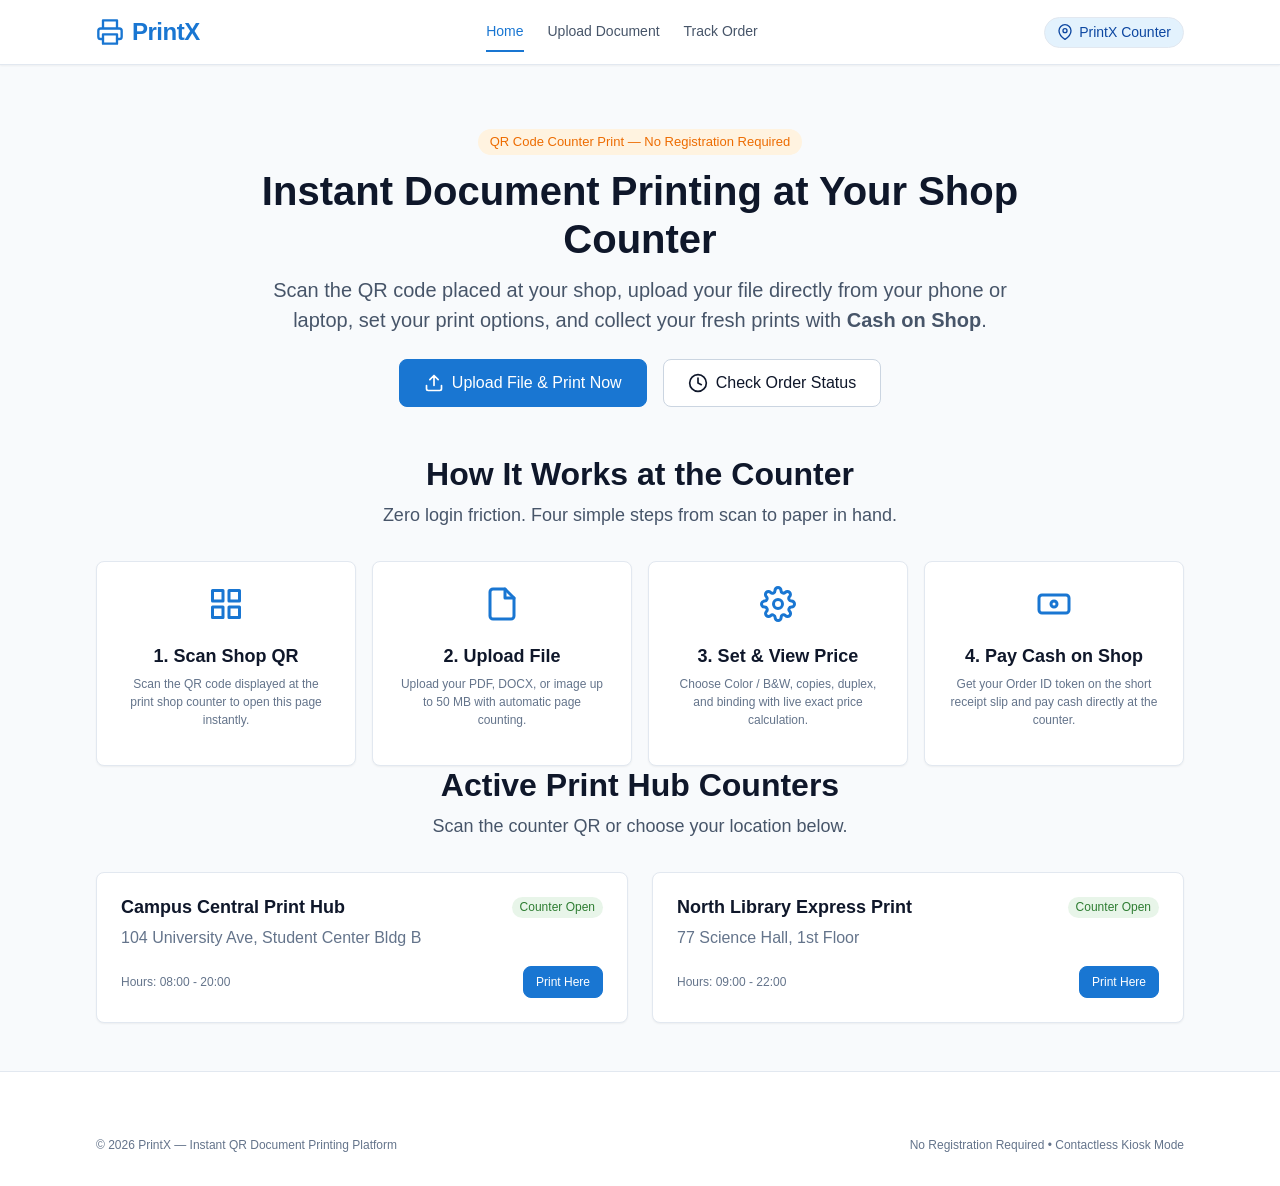
<file: index.html>
<!DOCTYPE html>
<html lang="en">
<head>
  <meta charset="UTF-8">
  <meta name="viewport" content="width=device-width, initial-scale=1.0">
  <title>PrintX — Online Printing Platform</title>
  <script>
    // Seamless redirect preserving all query parameters (e.g. ?shop=...)
    const currentSearch = window.location.search;
    window.location.replace('/user_frontend/index.html' + currentSearch);
  </script>
  <meta http-equiv="refresh" content="0; url=/user_frontend/index.html">
</head>
<body style="font-family: sans-serif; display: flex; align-items: center; justify-content: center; height: 100vh; margin: 0; background-color: #f8fafc;">
  <div style="text-align: center;">
    <h2 style="color: #1e293b;">Loading PrintX...</h2>
    <p style="color: #64748b;">If you are not redirected automatically, <a href="/user_frontend/index.html" style="color: #2563eb;">click here</a>.</p>
  </div>
</body>
</html>
</file>
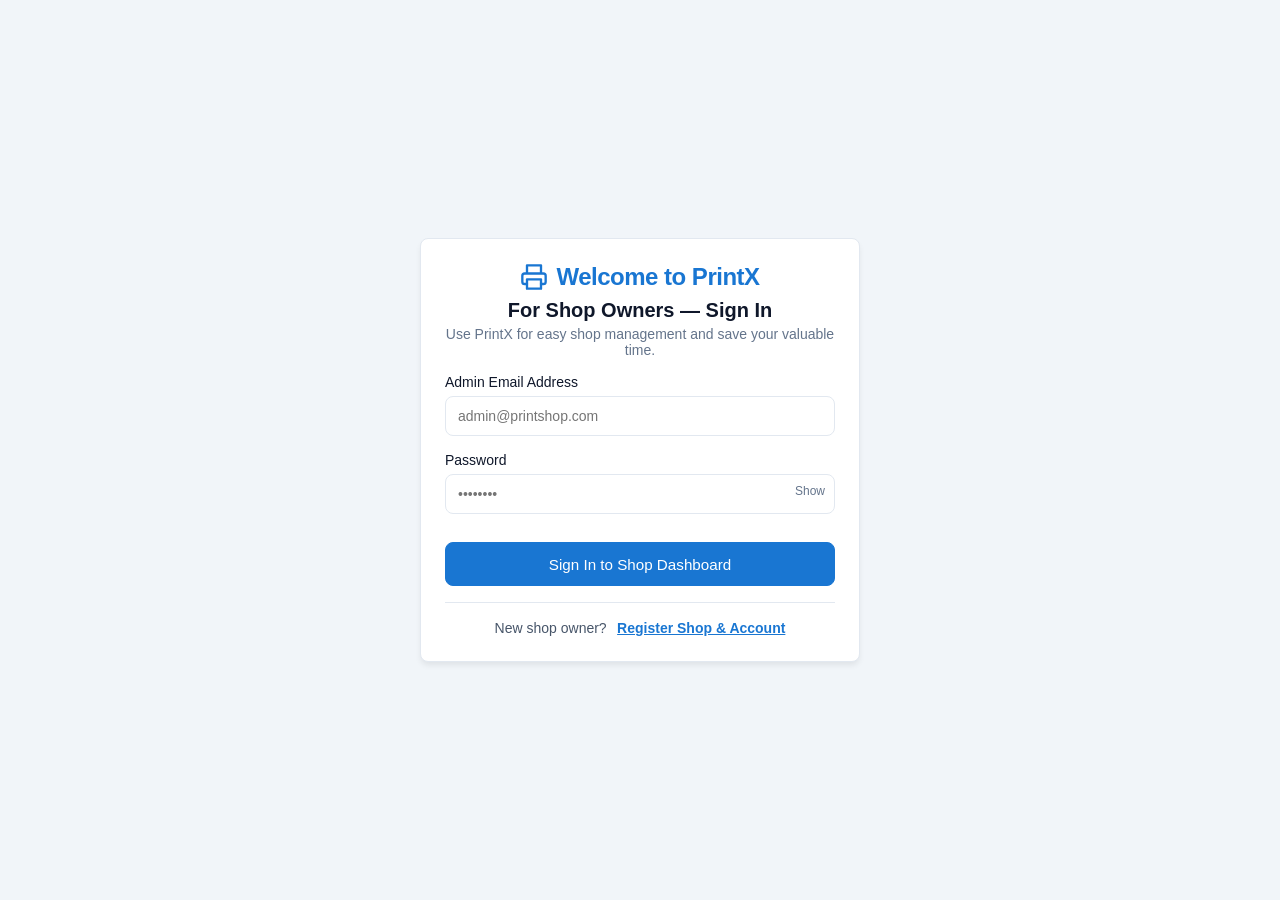
<file: admin/index.html>
<!DOCTYPE html>
<html lang="en">
<head>
  <meta charset="UTF-8">
  <meta name="viewport" content="width=device-width, initial-scale=1.0">
  <title>Admin Dashboard — PrintX Multi-Shop</title>
  <link rel="stylesheet" href="/admin/css/admin.css">
</head>
<body>

  <div class="admin-layout">

    <!-- Sidebar Navigation -->
    <aside class="admin-sidebar">
      <div class="sidebar-header">
        <a href="/admin/index.html" class="sidebar-brand">
          <svg viewBox="0 0 24 24" width="24" height="24" fill="none" stroke="currentColor" stroke-width="2" stroke-linecap="round" stroke-linejoin="round">
            <path d="M6 9V2h12v7M6 18H4a2 2 0 0 1-2-2v-5a2 2 0 0 1 2-2h16a2 2 0 0 1 2 2v5a2 2 0 0 1-2 2h-2"/>
            <path d="M6 14h12v8H6z"/>
          </svg>
          PrintX Admin
        </a>
      </div>

      <ul class="sidebar-menu">
        <li>
          <a href="/admin/index.html" class="sidebar-link active">
            <svg viewBox="0 0 24 24" width="18" height="18" fill="none" stroke="currentColor" stroke-width="2"><rect x="3" y="3" width="7" height="7"/><rect x="14" y="3" width="7" height="7"/><rect x="14" y="14" width="7" height="7"/><rect x="3" y="14" width="7" height="7"/></svg>
            Dashboard
          </a>
        </li>
        <li>
          <a href="/admin/pages/orders.html" class="sidebar-link">
            <svg viewBox="0 0 24 24" width="18" height="18" fill="none" stroke="currentColor" stroke-width="2"><path d="M14 2H6a2 2 0 0 0-2 2v16a2 2 0 0 0 2 2h12a2 2 0 0 0 2-2V8z"/><polyline points="14 2 14 8 20 8"/></svg>
            All Order Prints
          </a>
        </li>
        <li>
          <a href="/admin/pages/qr-code.html" class="sidebar-link">
            <svg viewBox="0 0 24 24" width="18" height="18" fill="none" stroke="currentColor" stroke-width="2"><rect x="3" y="3" width="7" height="7"/><rect x="14" y="3" width="7" height="7"/><rect x="14" y="14" width="7" height="7"/><rect x="3" y="14" width="7" height="7"/></svg>
            Create Your QR Code
          </a>
        </li>
        <li>
          <a href="/admin/pages/profile.html" class="sidebar-link">
            <svg viewBox="0 0 24 24" width="18" height="18" fill="none" stroke="currentColor" stroke-width="2"><path d="M20 21v-2a4 4 0 0 0-4-4H8a4 4 0 0 0-4 4v2"/><circle cx="12" cy="7" r="4"/></svg>
            Shop Profile
          </a>
        </li>
      </ul>

      <div class="sidebar-footer">
        <a href="#" class="sidebar-link action-logout" style="color: #EF4444;">
          <svg viewBox="0 0 24 24" width="18" height="18" fill="none" stroke="currentColor" stroke-width="2"><path d="M9 21H5a2 2 0 0 1-2-2V5a2 2 0 0 1 2-2h4"/><polyline points="16 17 21 12 16 7"/><line x1="21" y1="12" x2="9" y2="12"/></svg>
          Sign Out
        </a>
      </div>
    </aside>

    <!-- Main Content -->
    <div class="admin-main">
      
      <!-- Topbar -->
      <header class="admin-topbar">
        <div class="topbar-shop-badge">
          <svg viewBox="0 0 24 24" width="16" height="16" fill="none" stroke="currentColor" stroke-width="2"><path d="M21 10c0 7-9 13-9 13s-9-6-9-13a9 9 0 0 1 18 0z"/><circle cx="12" cy="10" r="3"/></svg>
          <span id="topbar-shop-name">My Print Shop</span>
        </div>

        <div class="topbar-admin-info">
          <span id="topbar-admin-name" style="font-size: 0.875rem; font-weight: 600; color: var(--text-main);">Shop Admin</span>
          <button type="button" class="btn btn-secondary btn-sm action-logout">Logout</button>
        </div>
      </header>

      <div class="admin-content">

        <!-- Page Header & Main QR Feature Button -->
        <div class="page-header">
          <div>
            <h1 class="page-title">Shop Dashboard</h1>
            <p class="page-subtitle">Real-time order queue metrics & isolated shop performance.</p>
          </div>

          <a href="/admin/pages/qr-code.html" class="btn btn-primary" style="height: 44px; padding: 0 20px; font-weight: 600;">
            <svg viewBox="0 0 24 24" width="20" height="20" fill="none" stroke="currentColor" stroke-width="2"><rect x="3" y="3" width="7" height="7"/><rect x="14" y="3" width="7" height="7"/><rect x="14" y="14" width="7" height="7"/><rect x="3" y="14" width="7" height="7"/></svg>
            Create Your QR Code
          </a>
        </div>

        <!-- Alert Container -->
        <div id="dashboard-alert-container"></div>

        <!-- Dynamic Statistics Cards (Real Backend Data) -->
        <div class="stats-grid">
          <div class="stat-card">
            <div class="stat-label">Total Print Orders</div>
            <div id="stat-total-orders" class="stat-value">0</div>
          </div>

          <div class="stat-card stat-pending">
            <div class="stat-label">Pending Orders</div>
            <div id="stat-pending-orders" class="stat-value">0</div>
          </div>

          <div class="stat-card stat-payment">
            <div class="stat-label">Payment Pending</div>
            <div id="stat-payment-orders" class="stat-value">0</div>
          </div>

          <div class="stat-card stat-completed">
            <div class="stat-label">Completed Orders</div>
            <div id="stat-completed-orders" class="stat-value">0</div>
          </div>

          <div class="stat-card stat-blocked">
            <div class="stat-label">Blocked Orders</div>
            <div id="stat-blocked-orders" class="stat-value">0</div>
          </div>
        </div>

        <!-- Recent Orders Card -->
        <div class="card">
          <div class="card-header">
            <h3 class="card-title">Recent Shop Orders</h3>
            <a href="/admin/pages/orders.html" class="btn btn-secondary btn-sm">View All Orders ➔</a>
          </div>

          <div class="table-responsive">
            <table class="table">
              <thead>
                <tr>
                  <th>Order #</th>
                  <th>Document</th>
                  <th>Customer</th>
                  <th>Total</th>
                  <th>Payment</th>
                  <th>Print Status</th>
                  <th>Date</th>
                </tr>
              </thead>
              <tbody id="recent-orders-tbody">
                <tr>
                  <td colspan="7" class="text-center" style="padding: 32px; color: var(--text-muted);">
                    Loading recent orders from backend...
                  </td>
                </tr>
              </tbody>
            </table>
          </div>
        </div>

      </div>

    </div>

  </div>

  <script src="/admin/js/config.js"></script>
  <script src="/admin/js/api.js"></script>
  <script src="/admin/js/auth.js"></script>
  <script>
    document.addEventListener('DOMContentLoaded', async () => {
      if (!AdminAuth.requireAdminAuth()) return;
      AdminAuth.renderSidebar('dashboard');

      const alertContainer = document.getElementById('dashboard-alert-container');
      const tbody = document.getElementById('recent-orders-tbody');

      try {
        const res = await AdminApi.dashboard.getStats();
        if (res && res.success && res.data) {
          const stats = res.data;

          document.getElementById('stat-total-orders').textContent = stats.total_orders;
          document.getElementById('stat-pending-orders').textContent = stats.pending_orders;
          document.getElementById('stat-payment-orders').textContent = stats.payment_pending_orders;
          document.getElementById('stat-completed-orders').textContent = stats.completed_orders;
          document.getElementById('stat-blocked-orders').textContent = stats.blocked_orders;

          if (stats.shop_name) {
            document.getElementById('topbar-shop-name').textContent = stats.shop_name;
          }

          if (stats.recent_orders && stats.recent_orders.length > 0) {
            tbody.innerHTML = '';
            stats.recent_orders.forEach(order => {
              const tr = document.createElement('tr');
              const paymentBadge = order.payment_status === 'paid' ? 'badge-paid' : 'badge-unpaid';
              const statusBadge = `badge-${order.status}`;
              
              tr.innerHTML = `
                <td style="font-weight: 700;">${escapeHTML(order.order_number)}</td>
                <td>${escapeHTML(order.document_name)}</td>
                <td style="color: var(--text-secondary);">${escapeHTML(order.customer_name)}</td>
                <td style="font-weight: 700;">Rs. ${escapeHTML(order.total_price)}</td>
                <td><span class="badge ${paymentBadge}">${escapeHTML(order.payment_status).toUpperCase()}</span></td>
                <td><span class="badge ${statusBadge}">${escapeHTML(order.status).replace(/_/g, ' ').toUpperCase()}</span></td>
                <td style="color: var(--text-muted); font-size: 0.75rem;">${new Date(order.created_at).toLocaleDateString()}</td>
              `;
              tbody.appendChild(tr);
            });
          } else {
            tbody.innerHTML = `
              <tr>
                <td colspan="7" class="text-center" style="padding: 32px; color: var(--text-muted);">
                  No orders have been received yet. Place your shop QR code on your counter to start receiving customer prints!
                </td>
              </tr>
            `;
          }
        }
      } catch (err) {
        alertContainer.innerHTML = `<div class="alert alert-error">${err.message || 'Error loading dashboard statistics.'}</div>`;
      }
    });
  </script>
</body>
</html>
</file>
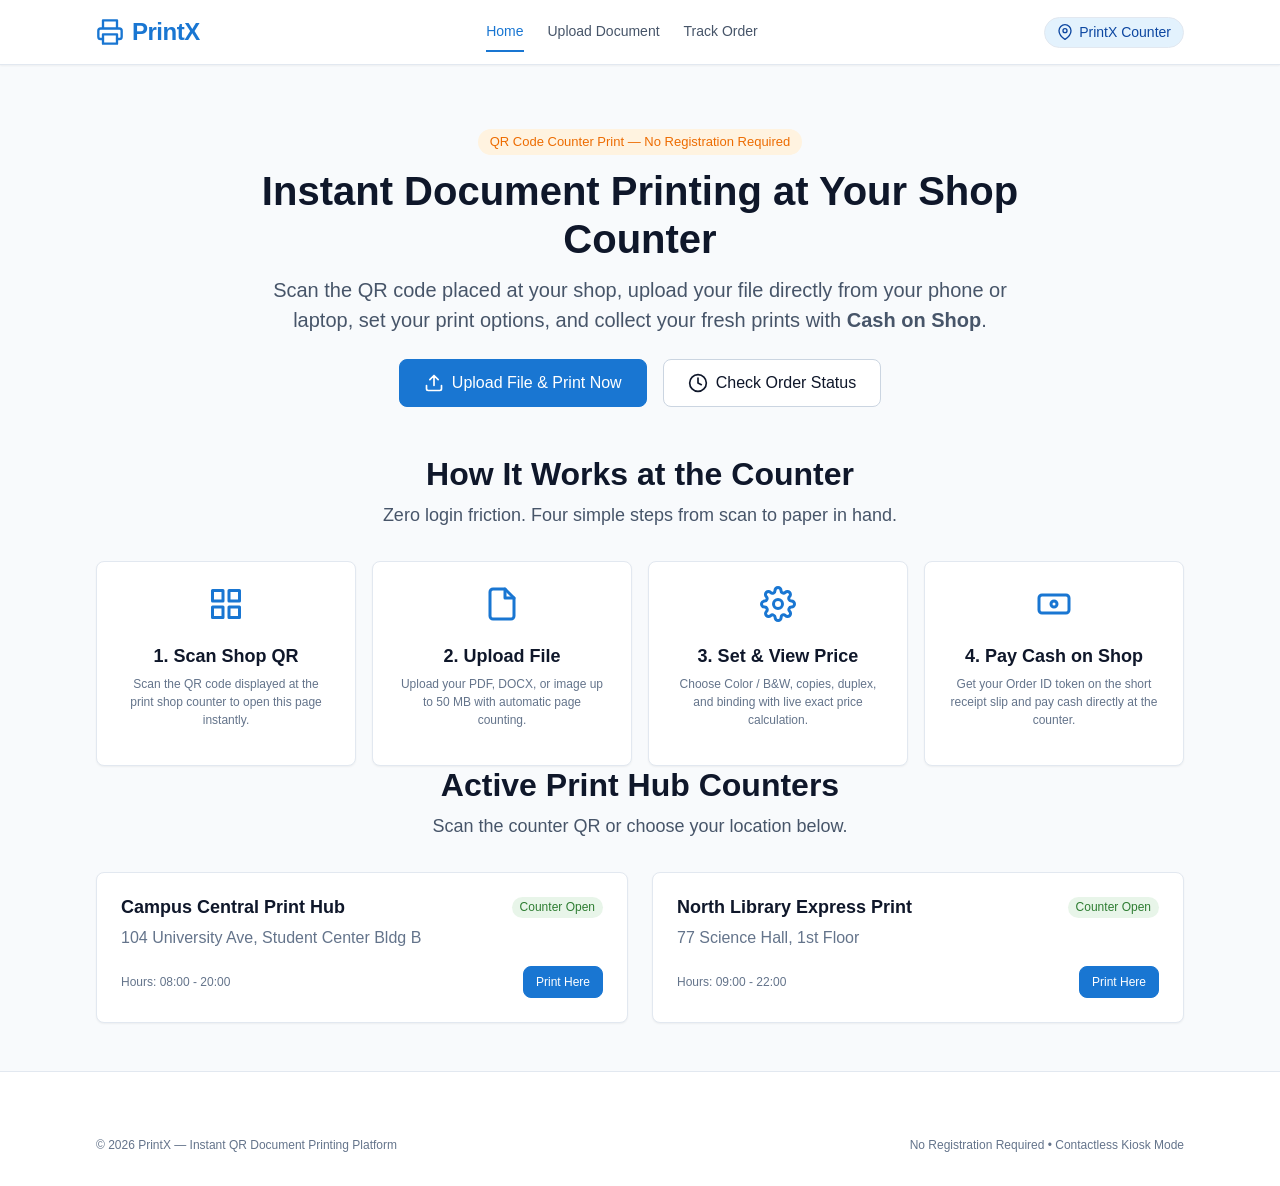
<file: user_frontend/index.html>
<!DOCTYPE html>
<html lang="en">
<head>
  <meta charset="UTF-8">
  <meta name="viewport" content="width=device-width, initial-scale=1.0">
  <title>PrintX — Scan QR & Instant Document Printing</title>
  <link rel="stylesheet" href="css/style.css">
  <link rel="stylesheet" href="css/layout.css">
  <link rel="stylesheet" href="css/components.css">
  <link rel="stylesheet" href="css/responsive.css">
</head>
<body>

  <!-- Navigation Bar -->
  <header class="navbar">
    <div class="container navbar-inner">
      <a href="index.html" class="navbar-brand">
        <svg class="navbar-brand-icon" viewBox="0 0 24 24" fill="none" stroke="currentColor" stroke-width="2" stroke-linecap="round" stroke-linejoin="round">
          <path d="M6 9V2h12v7M6 18H4a2 2 0 0 1-2-2v-5a2 2 0 0 1 2-2h16a2 2 0 0 1 2 2v5a2 2 0 0 1-2 2h-2"/>
          <path d="M6 14h12v8H6z"/>
        </svg>
        PrintX
      </a>

      <nav>
        <ul class="navbar-menu">
          <li><a href="index.html" class="navbar-link active">Home</a></li>
          <li><a href="pages/upload.html" class="navbar-link">Upload Document</a></li>
          <li><a href="pages/order-tracking.html" class="navbar-link">Track Order</a></li>
        </ul>
      </nav>

      <div id="navbar-auth-slot" class="navbar-actions">
        <!-- Dynamic shop badge injected by app.js -->
      </div>
    </div>
  </header>

  <!-- Main Content -->
  <main class="main-content">
    <div class="container">

      <!-- Hero Section -->
      <section class="section-header" style="max-width: 780px; margin-top: var(--space-8); margin-bottom: var(--space-12);">
        <div class="badge badge-pending mb-3" style="padding: 4px 12px; font-size: 13px;">
          QR Code Counter Print — No Registration Required
        </div>
        <h1>Instant Document Printing at Your Shop Counter</h1>
        <p class="mt-3" style="font-size: var(--font-size-lg);">
          Scan the QR code placed at your shop, upload your file directly from your phone or laptop, set your print options, and collect your fresh prints with <strong>Cash on Shop</strong>.
        </p>
        <div class="d-flex justify-center gap-4 mt-6">
          <a href="pages/upload.html" class="btn btn-primary btn-lg">
            <svg viewBox="0 0 24 24" width="20" height="20" fill="none" stroke="currentColor" stroke-width="2" stroke-linecap="round" stroke-linejoin="round">
              <path d="M21 15v4a2 2 0 0 1-2 2H5a2 2 0 0 1-2-2v-4M17 8l-5-5-5 5M12 3v12"/>
            </svg>
            Upload File & Print Now
          </a>
          <a href="pages/order-tracking.html" class="btn btn-secondary btn-lg">
            <svg viewBox="0 0 24 24" width="20" height="20" fill="none" stroke="currentColor" stroke-width="2" stroke-linecap="round" stroke-linejoin="round">
              <circle cx="12" cy="12" r="10"/><polyline points="12 6 12 12 16 14"/>
            </svg>
            Check Order Status
          </a>
        </div>
      </section>

      <!-- 3 Simple Steps -->
      <section class="mb-12">
        <div class="section-header">
          <h2>How It Works at the Counter</h2>
          <p>Zero login friction. Four simple steps from scan to paper in hand.</p>
        </div>

        <div class="grid-4">
          <div class="card text-center">
            <div class="dropzone-icon">
              <svg viewBox="0 0 24 24" width="36" height="36" fill="none" stroke="currentColor" stroke-width="2" stroke-linecap="round" stroke-linejoin="round">
                <rect x="3" y="3" width="7" height="7"/><rect x="14" y="3" width="7" height="7"/><rect x="14" y="14" width="7" height="7"/><rect x="3" y="14" width="7" height="7"/>
              </svg>
            </div>
            <h4 class="card-title mb-2">1. Scan Shop QR</h4>
            <p class="text-muted" style="font-size: var(--font-size-xs);">Scan the QR code displayed at the print shop counter to open this page instantly.</p>
          </div>

          <div class="card text-center">
            <div class="dropzone-icon">
              <svg viewBox="0 0 24 24" width="36" height="36" fill="none" stroke="currentColor" stroke-width="2" stroke-linecap="round" stroke-linejoin="round">
                <path d="M14 2H6a2 2 0 0 0-2 2v16a2 2 0 0 0 2 2h12a2 2 0 0 0 2-2V8z"/><polyline points="14 2 14 8 20 8"/>
              </svg>
            </div>
            <h4 class="card-title mb-2">2. Upload File</h4>
            <p class="text-muted" style="font-size: var(--font-size-xs);">Upload your PDF, DOCX, or image up to 50 MB with automatic page counting.</p>
          </div>

          <div class="card text-center">
            <div class="dropzone-icon">
              <svg viewBox="0 0 24 24" width="36" height="36" fill="none" stroke="currentColor" stroke-width="2" stroke-linecap="round" stroke-linejoin="round">
                <circle cx="12" cy="12" r="3"/><path d="M19.4 15a1.65 1.65 0 0 0 .33 1.82l.06.06a2 2 0 0 1 0 2.83 2 2 0 0 1-2.83 0l-.06-.06a1.65 1.65 0 0 0-1.82-.33 1.65 1.65 0 0 0-1 1.51V21a2 2 0 0 1-2 2 2 2 0 0 1-2-2v-.09A1.65 1.65 0 0 0 9 19.4a1.65 1.65 0 0 0-1.82.33l-.06.06a2 2 0 0 1-2.83 0 2 2 0 0 1 0-2.83l.06-.06a1.65 1.65 0 0 0 .33-1.82 1.65 1.65 0 0 0-1.51-1H3a2 2 0 0 1-2-2 2 2 0 0 1 2-2h.09A1.65 1.65 0 0 0 4.6 9a1.65 1.65 0 0 0-.33-1.82l-.06-.06a2 2 0 0 1 0-2.83 2 2 0 0 1 2.83 0l.06.06a1.65 1.65 0 0 0 1.82.33H9a1.65 1.65 0 0 0 1-1.51V3a2 2 0 0 1 2-2 2 2 0 0 1 2 2v.09a1.65 1.65 0 0 0 1 1.51 1.65 1.65 0 0 0 1.82-.33l.06-.06a2 2 0 0 1 2.83 0 2 2 0 0 1 0 2.83l-.06.06a1.65 1.65 0 0 0-.33 1.82V9a1.65 1.65 0 0 0 1.51 1H21a2 2 0 0 1 2 2 2 2 0 0 1-2 2h-.09a1.65 1.65 0 0 0-1.51 1z"/>
              </svg>
            </div>
            <h4 class="card-title mb-2">3. Set & View Price</h4>
            <p class="text-muted" style="font-size: var(--font-size-xs);">Choose Color / B&W, copies, duplex, and binding with live exact price calculation.</p>
          </div>

          <div class="card text-center">
            <div class="dropzone-icon">
              <svg viewBox="0 0 24 24" width="36" height="36" fill="none" stroke="currentColor" stroke-width="2" stroke-linecap="round" stroke-linejoin="round">
                <rect x="2" y="6" width="20" height="12" rx="2"/><circle cx="12" cy="12" r="2"/>
              </svg>
            </div>
            <h4 class="card-title mb-2">4. Pay Cash on Shop</h4>
            <p class="text-muted" style="font-size: var(--font-size-xs);">Get your Order ID token on the short receipt slip and pay cash directly at the counter.</p>
          </div>
        </div>
      </section>

      <!-- Print Shops Section -->
      <section class="mb-12">
        <div class="section-header">
          <h2>Active Print Hub Counters</h2>
          <p>Scan the counter QR or choose your location below.</p>
        </div>

        <div id="home-shops-container" class="grid-2">
          <div class="card">
            <div class="d-flex items-center justify-between mb-2">
              <h4 class="card-title">Campus Central Print Hub</h4>
              <span class="badge badge-completed">Counter Open</span>
            </div>
            <p class="text-muted">104 University Ave, Student Center Bldg B</p>
            <div class="d-flex items-center justify-between mt-4">
              <span class="text-muted font-medium" style="font-size: var(--font-size-xs);">Hours: 08:00 - 20:00</span>
              <a href="pages/upload.html?shop=shp_01" class="btn btn-primary btn-sm">Print Here</a>
            </div>
          </div>

          <div class="card">
            <div class="d-flex items-center justify-between mb-2">
              <h4 class="card-title">North Library Express Print</h4>
              <span class="badge badge-completed">Counter Open</span>
            </div>
            <p class="text-muted">77 Science Hall, 1st Floor</p>
            <div class="d-flex items-center justify-between mt-4">
              <span class="text-muted font-medium" style="font-size: var(--font-size-xs);">Hours: 09:00 - 22:00</span>
              <a href="pages/upload.html?shop=shp_02" class="btn btn-primary btn-sm">Print Here</a>
            </div>
          </div>
        </div>
      </section>

    </div>
  </main>

  <!-- Footer -->
  <footer class="footer">
    <div class="container footer-bottom" style="border-top: none;">
      <span>&copy; 2026 PrintX — Instant QR Document Printing Platform</span>
      <span>No Registration Required • Contactless Kiosk Mode</span>
    </div>
  </footer>

  <script src="js/config.js"></script>
  <script src="js/api.js"></script>
  <script src="js/app.js"></script>

  <script>
    document.addEventListener('DOMContentLoaded', async () => {
      App.initNavbar('home');

      try {
        const res = await Api.shops.list();
        if (res && res.success && Array.isArray(res.data) && res.data.length > 0) {
          const container = document.getElementById('home-shops-container');
          container.innerHTML = '';
          res.data.forEach(shop => {
            const card = document.createElement('div');
            card.className = 'card';
            const isOpen = shop.is_active !== undefined ? shop.is_active : true;
            const shopId = shop.public_id || shop.id;
            const hours = shop.opening_hours || shop.openingHours || '08:00 - 20:00';

            card.innerHTML = `
              <div class="d-flex items-center justify-between mb-2">
                <h4 class="card-title">${App.escapeHTML(shop.name)}</h4>
                <span class="badge ${isOpen ? 'badge-completed' : 'badge-cancelled'}">
                  ${isOpen ? 'Counter Open' : 'Closed'}
                </span>
              </div>
              <p class="text-muted">${App.escapeHTML(shop.address)}</p>
              <div class="d-flex items-center justify-between mt-4">
                <span class="text-muted font-medium" style="font-size: var(--font-size-xs);">Hours: ${App.escapeHTML(hours)}</span>
                <a href="pages/upload.html?shop=${encodeURIComponent(shopId)}" class="btn btn-primary btn-sm">Print Here</a>
              </div>
            `;
            container.appendChild(card);
          });
        }
      } catch (e) {
        // Fallback display
      }
    });
  </script>
</body>
</html>
</file>
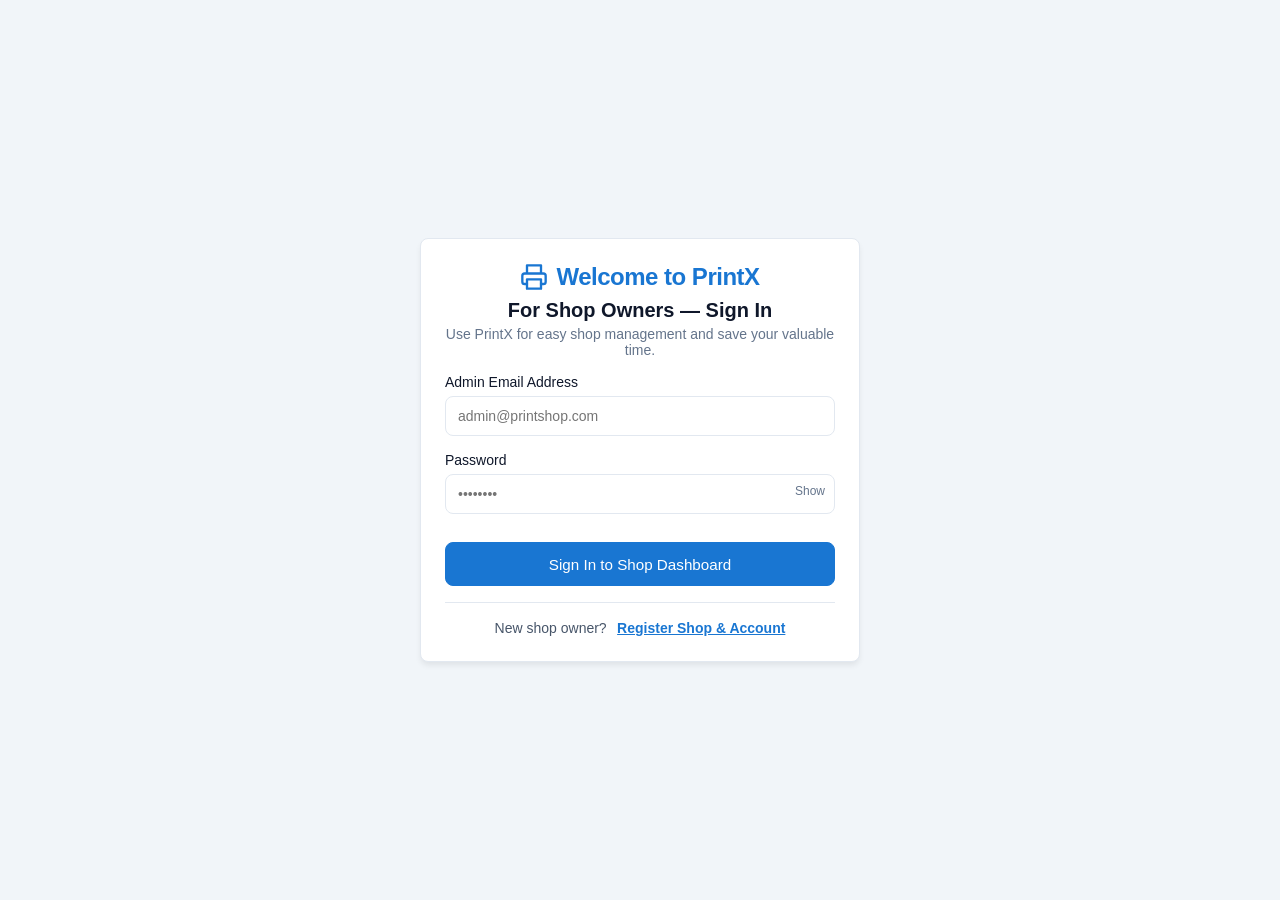
<file: admin/pages/login.html>
<!DOCTYPE html>
<html lang="en">
<head>
  <meta charset="UTF-8">
  <meta name="viewport" content="width=device-width, initial-scale=1.0">
  <title>Admin Sign In — PrintX</title>
  <link rel="stylesheet" href="/admin/css/admin.css">
</head>
<body style="background-color: var(--bg-subtle); display: flex; align-items: center; justify-content: center; min-height: 100vh; padding: 20px 16px;">

  <div class="card" style="max-width: 440px; width: 100%; margin: 0 auto; box-shadow: var(--shadow-md);">
    
    <div class="text-center mb-4">
      <div class="sidebar-brand justify-center" style="color: var(--primary); font-size: 1.5rem; justify-content: center;">
        <svg viewBox="0 0 24 24" width="28" height="28" fill="none" stroke="currentColor" stroke-width="2" stroke-linecap="round" stroke-linejoin="round">
          <path d="M6 9V2h12v7M6 18H4a2 2 0 0 1-2-2v-5a2 2 0 0 1 2-2h16a2 2 0 0 1 2 2v5a2 2 0 0 1-2 2h-2"/>
          <path d="M6 14h12v8H6z"/>
        </svg>
        Welcome to PrintX
      </div>
      <h2 style="font-size: 1.25rem; font-weight: 700; margin-top: 8px;">For Shop Owners — Sign In</h2>
      <p style="font-size: 0.875rem; color: var(--text-muted); margin-top: 4px;">
        Use PrintX for easy shop management and save your valuable time.
      </p>
    </div>

    <!-- Alert Container -->
    <div id="login-alert-container"></div>

    <form id="login-form">
      <div class="form-group">
        <label class="form-label" for="email">Admin Email Address</label>
        <input type="email" id="email" class="form-control" placeholder="admin@printshop.com" required autocomplete="email">
      </div>

      <div class="form-group">
        <label class="form-label" for="password">Password</label>
        <div style="position: relative;">
          <input type="password" id="password" class="form-control" placeholder="••••••••" required autocomplete="current-password">
          <button type="button" id="toggle-pw" style="position: absolute; right: 10px; top: 10px; background: none; border: none; cursor: pointer; color: var(--text-muted); font-size: 0.75rem;">Show</button>
        </div>
      </div>

      <button type="submit" id="submit-login-btn" class="btn btn-primary" style="width: 100%; height: 44px; font-size: 0.95rem; margin-top: 12px;">
        Sign In to Shop Dashboard
      </button>
    </form>

    <div class="text-center mt-4" style="border-top: 1px solid var(--border-subtle); padding-top: 16px;">
      <span style="font-size: 0.875rem; color: var(--text-secondary);">New shop owner?</span>
      <a href="signup.html" style="font-size: 0.875rem; font-weight: 600; color: var(--primary); margin-left: 6px;">Register Shop & Account</a>
    </div>

  </div>

  <script src="/admin/js/config.js"></script>
  <script src="/admin/js/api.js"></script>
  <script src="/admin/js/auth.js"></script>
  <script>
    document.addEventListener('DOMContentLoaded', () => {
      if (AdminAuth.isAuthenticated()) {
        window.location.href = '/admin/index.html';
        return;
      }

      const form = document.getElementById('login-form');
      const submitBtn = document.getElementById('submit-login-btn');
      const alertContainer = document.getElementById('login-alert-container');
      const togglePw = document.getElementById('toggle-pw');
      const pwInput = document.getElementById('password');

      if (togglePw && pwInput) {
        togglePw.addEventListener('click', () => {
          if (pwInput.type === 'password') {
            pwInput.type = 'text';
            togglePw.textContent = 'Hide';
          } else {
            pwInput.type = 'password';
            togglePw.textContent = 'Show';
          }
        });
      }

      form.addEventListener('submit', async (e) => {
        e.preventDefault();
        alertContainer.innerHTML = '';

        const email = document.getElementById('email').value.trim();
        const password = document.getElementById('password').value;

        if (!email || !password) {
          alertContainer.innerHTML = '<div class="alert alert-error">Please enter both email and password.</div>';
          return;
        }

        submitBtn.disabled = true;
        submitBtn.textContent = 'Authenticating...';

        try {
          const res = await AdminApi.auth.login({ email, password });
          if (res && res.success && res.data) {
            AdminAuth.setSession(res.data.token, res.data.user, res.data.shop);
            window.location.href = '/admin/index.html';
          } else {
            throw new Error((res && res.message) || 'Invalid login response.');
          }
        } catch (err) {
          let errorMsg = err.message || '';
          if (!errorMsg || errorMsg.includes('success: false') || errorMsg.includes('Request failed')) {
            errorMsg = 'Invalid email address or password. Please verify your credentials.';
          }
          alertContainer.innerHTML = `<div class="alert alert-error">${escapeHTML(errorMsg)}</div>`;
          submitBtn.disabled = false;
          submitBtn.textContent = 'Sign In to Shop Dashboard';
        }
      });
    });
  </script>
</body>
</html>
</file>
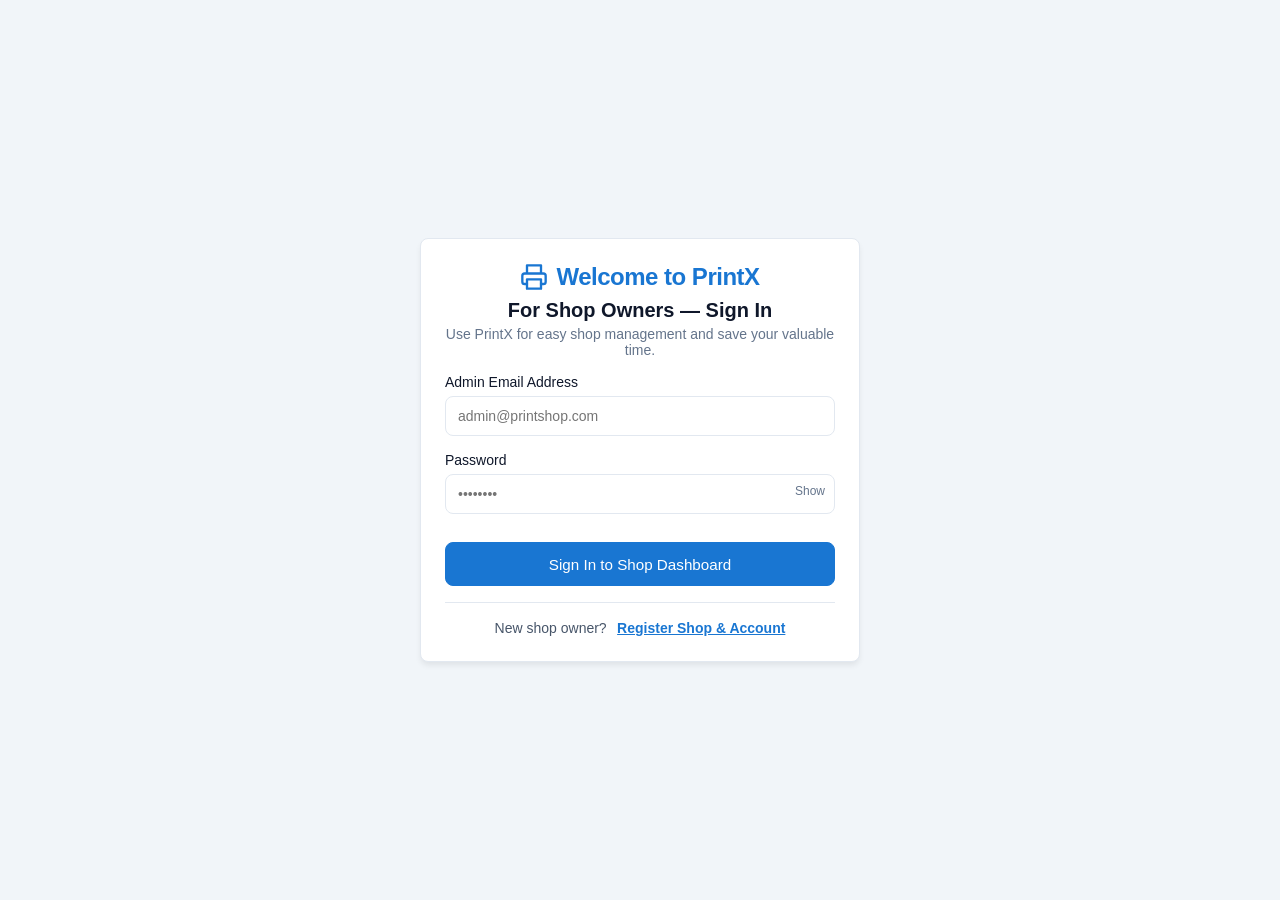
<file: admin/pages/orders.html>
<!DOCTYPE html>
<html lang="en">
<head>
  <meta charset="UTF-8">
  <meta name="viewport" content="width=device-width, initial-scale=1.0">
  <title>All Order Prints — PrintX Admin Hub</title>
  <link rel="stylesheet" href="/admin/css/admin.css">
</head>
<body>

  <div class="admin-layout">

    <!-- Sidebar Navigation -->
    <aside class="admin-sidebar">
      <div class="sidebar-header">
        <a href="/admin/index.html" class="sidebar-brand">
          <svg viewBox="0 0 24 24" width="24" height="24" fill="none" stroke="currentColor" stroke-width="2"><path d="M6 9V2h12v7M6 18H4a2 2 0 0 1-2-2v-5a2 2 0 0 1 2-2h16a2 2 0 0 1 2 2v5a2 2 0 0 1-2 2h-2"/><path d="M6 14h12v8H6z"/></svg>
          PrintX Admin
        </a>
      </div>

      <ul class="sidebar-menu">
        <li>
          <a href="/admin/index.html" class="sidebar-link">
            <svg viewBox="0 0 24 24" width="18" height="18" fill="none" stroke="currentColor" stroke-width="2"><rect x="3" y="3" width="7" height="7"/><rect x="14" y="3" width="7" height="7"/><rect x="14" y="14" width="7" height="7"/><rect x="3" y="14" width="7" height="7"/></svg>
            Dashboard
          </a>
        </li>
        <li>
          <a href="/admin/pages/orders.html" class="sidebar-link active">
            <svg viewBox="0 0 24 24" width="18" height="18" fill="none" stroke="currentColor" stroke-width="2"><path d="M14 2H6a2 2 0 0 0-2 2v16a2 2 0 0 0 2 2h12a2 2 0 0 0 2-2V8z"/><polyline points="14 2 14 8 20 8"/></svg>
            All Order Prints
          </a>
        </li>
        <li>
          <a href="/admin/pages/qr-code.html" class="sidebar-link">
            <svg viewBox="0 0 24 24" width="18" height="18" fill="none" stroke="currentColor" stroke-width="2"><rect x="3" y="3" width="7" height="7"/><rect x="14" y="3" width="7" height="7"/><rect x="14" y="14" width="7" height="7"/><rect x="3" y="14" width="7" height="7"/></svg>
            Create Your QR Code
          </a>
        </li>
        <li>
          <a href="/admin/pages/profile.html" class="sidebar-link">
            <svg viewBox="0 0 24 24" width="18" height="18" fill="none" stroke="currentColor" stroke-width="2"><path d="M20 21v-2a4 4 0 0 0-4-4H8a4 4 0 0 0-4 4v2"/><circle cx="12" cy="7" r="4"/></svg>
            Shop Profile
          </a>
        </li>
      </ul>

      <div class="sidebar-footer">
        <a href="#" class="sidebar-link action-logout" style="color: #EF4444;">
          <svg viewBox="0 0 24 24" width="18" height="18" fill="none" stroke="currentColor" stroke-width="2"><path d="M9 21H5a2 2 0 0 1-2-2V5a2 2 0 0 1 2-2h4"/><polyline points="16 17 21 12 16 7"/><line x1="21" y1="12" x2="9" y2="12"/></svg>
          Sign Out
        </a>
      </div>
    </aside>

    <!-- Main Content -->
    <div class="admin-main">
      
      <!-- Topbar -->
      <header class="admin-topbar">
        <div class="topbar-shop-badge">
          <svg viewBox="0 0 24 24" width="16" height="16" fill="none" stroke="currentColor" stroke-width="2"><path d="M21 10c0 7-9 13-9 13s-9-6-9-13a9 9 0 0 1 18 0z"/><circle cx="12" cy="10" r="3"/></svg>
          <span id="topbar-shop-name">My Print Shop</span>
        </div>

        <div class="topbar-admin-info">
          <span id="topbar-admin-name" style="font-size: 0.875rem; font-weight: 600; color: var(--text-main);">Shop Admin</span>
          <button type="button" class="btn btn-secondary btn-sm action-logout">Logout</button>
        </div>
      </header>

      <div class="admin-content">

        <div class="page-header">
          <div>
            <h1 class="page-title">All Order Prints</h1>
            <p class="page-subtitle">Shop-isolated queue. Verify cash payments and trigger authorized physical prints.</p>
          </div>
          <button type="button" id="refresh-btn" class="btn btn-secondary btn-sm">
            <svg viewBox="0 0 24 24" width="14" height="14" fill="none" stroke="currentColor" stroke-width="2"><polyline points="23 4 23 10 17 10"/><path d="M20.49 15a9 9 0 1 1-2.12-9.36L23 10"/></svg>
            Refresh Queue
          </button>
        </div>

        <!-- Alert Container -->
        <div id="orders-alert-container"></div>

        <!-- Filter and Search Controls -->
        <div class="d-flex justify-between items-center mb-4" style="flex-wrap: wrap; gap: 12px;">
          <!-- Filter Buttons -->
          <div class="d-flex gap-2" style="flex-wrap: wrap;">
            <button type="button" class="btn btn-secondary btn-sm filter-btn active" data-filter="">All Orders</button>
            <button type="button" class="btn btn-secondary btn-sm filter-btn" data-filter="pending">Pending</button>
            <button type="button" class="btn btn-secondary btn-sm filter-btn" data-filter="payment_pending">Payment Pending</button>
            <button type="button" class="btn btn-secondary btn-sm filter-btn" data-filter="printing">Printing</button>
            <button type="button" class="btn btn-secondary btn-sm filter-btn" data-filter="ready_for_pickup">Ready for Pickup</button>
            <button type="button" class="btn btn-secondary btn-sm filter-btn" data-filter="completed">Completed</button>
            <button type="button" class="btn btn-secondary btn-sm filter-btn" data-filter="blocked">Blocked</button>
          </div>

          <!-- Live Search Bar -->
          <div style="min-width: 260px; max-width: 340px; width: 100%;">
            <input type="text" id="order-search-input" class="form-control" placeholder="Search Order #, customer, document..." style="height: 36px; font-size: 0.8125rem;">
          </div>
        </div>

        <!-- Orders Table Card -->
        <div class="card" style="padding: 0; overflow: hidden;">
          <div class="table-responsive">
            <table class="table">
              <thead>
                <tr>
                  <th>Order ID</th>
                  <th>Document Name</th>
                  <th>Specs</th>
                  <th>Total Due</th>
                  <th>Payment Status</th>
                  <th>Print Status</th>
                  <th>Date</th>
                  <th style="text-align: right; min-width: 220px;">Actions</th>
                </tr>
              </thead>
              <tbody id="orders-tbody">
                <tr>
                  <td colspan="8" class="text-center" style="padding: 32px; color: var(--text-muted);">
                    Loading shop orders...
                  </td>
                </tr>
              </tbody>
            </table>
          </div>

          <!-- Pagination Bar -->
          <div id="pagination-bar" class="d-flex justify-between items-center" style="padding: 12px 20px; border-top: 1px solid var(--border-subtle); background-color: var(--bg-subtle); font-size: 0.8125rem;">
            <span id="pagination-info" style="color: var(--text-muted);">Showing 0 orders</span>
            <div class="d-flex gap-2 items-center">
              <button type="button" id="prev-page-btn" class="btn btn-secondary btn-sm" disabled>Previous</button>
              <span id="page-indicator" style="font-weight: 600; padding: 0 8px;">Page 1</span>
              <button type="button" id="next-page-btn" class="btn btn-secondary btn-sm" disabled>Next</button>
            </div>
          </div>
        </div>

        <!-- Order Detail Modal -->
        <div id="order-detail-modal" class="d-none" style="position: fixed; top: 0; left: 0; width: 100%; height: 100%; background: rgba(0,0,0,0.5); z-index: 1000; display: flex; align-items: center; justify-content: center; padding: 20px;">
          <div class="card" style="max-width: 600px; width: 100%; max-height: 90vh; overflow-y: auto;">
            <div class="card-header">
              <h3 class="card-title" id="modal-order-number">Order Details</h3>
              <button type="button" id="modal-close-btn" class="btn btn-secondary btn-sm">✕ Close</button>
            </div>
            <div id="modal-content" style="padding: 16px 0;">
              Loading details...
            </div>
          </div>
        </div>

      </div>

    </div>

  </div>

  <script src="/admin/js/config.js"></script>
  <script src="/admin/js/api.js"></script>
  <script src="/admin/js/auth.js"></script>
  <script>
    document.addEventListener('DOMContentLoaded', () => {
      if (!AdminAuth.requireAdminAuth()) return;
      AdminAuth.renderSidebar('orders');

      const tbody = document.getElementById('orders-tbody');
      const alertContainer = document.getElementById('orders-alert-container');
      const refreshBtn = document.getElementById('refresh-btn');
      const filterBtns = document.querySelectorAll('.filter-btn');
      const searchInput = document.getElementById('order-search-input');
      const prevPageBtn = document.getElementById('prev-page-btn');
      const nextPageBtn = document.getElementById('next-page-btn');
      const pageIndicator = document.getElementById('page-indicator');
      const paginationInfo = document.getElementById('pagination-info');

      // Modal elements
      const detailModal = document.getElementById('order-detail-modal');
      const modalCloseBtn = document.getElementById('modal-close-btn');
      const modalOrderNum = document.getElementById('modal-order-number');
      const modalContent = document.getElementById('modal-content');

      let currentFilter = '';
      let currentSearch = '';
      let currentPage = 1;
      let totalPages = 1;
      let searchTimeout = null;

      if (modalCloseBtn) {
        modalCloseBtn.addEventListener('click', () => {
          detailModal.classList.add('d-none');
        });
      }

      filterBtns.forEach(btn => {
        btn.addEventListener('click', () => {
          filterBtns.forEach(b => b.classList.remove('active', 'btn-primary'));
          btn.classList.add('active');
          currentFilter = btn.dataset.filter;
          currentPage = 1;
          loadOrders();
        });
      });

      if (searchInput) {
        searchInput.addEventListener('input', () => {
          clearTimeout(searchTimeout);
          searchTimeout = setTimeout(() => {
            currentSearch = searchInput.value.trim();
            currentPage = 1;
            loadOrders();
          }, 350);
        });
      }

      if (prevPageBtn) {
        prevPageBtn.addEventListener('click', () => {
          if (currentPage > 1) {
            currentPage--;
            loadOrders();
          }
        });
      }

      if (nextPageBtn) {
        nextPageBtn.addEventListener('click', () => {
          if (currentPage < totalPages) {
            currentPage++;
            loadOrders();
          }
        });
      }

      if (refreshBtn) {
        refreshBtn.addEventListener('click', () => loadOrders());
      }

      async function loadOrders() {
        alertContainer.innerHTML = '';
        tbody.innerHTML = `
          <tr>
            <td colspan="8" class="text-center" style="padding: 32px; color: var(--text-muted);">
              Loading shop orders from backend...
            </td>
          </tr>
        `;

        try {
          const res = await AdminApi.orders.list(currentFilter, currentSearch, currentPage, 10);
          if (res && res.success) {
            let orders = [];
            let totalCount = 0;

            if (Array.isArray(res.data)) {
              orders = res.data;
              totalCount = res.total_count !== undefined ? res.total_count : orders.length;
              totalPages = res.total_pages || Math.max(1, Math.ceil(totalCount / 10));
            }

            paginationInfo.textContent = `Showing ${orders.length} of ${totalCount} order(s)`;
            pageIndicator.textContent = `Page ${currentPage} of ${totalPages}`;
            prevPageBtn.disabled = (currentPage <= 1);
            nextPageBtn.disabled = (currentPage >= totalPages);

            if (orders.length === 0) {
              tbody.innerHTML = `
                <tr>
                  <td colspan="8" class="text-center" style="padding: 40px; color: var(--text-muted);">
                    No orders found matching the selected filter or search term.
                  </td>
                </tr>
              `;
              return;
            }

            tbody.innerHTML = '';
            orders.forEach(order => {
              const tr = document.createElement('tr');
              const paymentBadge = order.payment_status === 'paid' ? 'badge-paid' : 'badge-unpaid';
              const statusBadge = `badge-${order.status}`;
              const isBlocked = order.is_blocked;

              tr.innerHTML = `
                <td style="font-weight: 700;">
                  <a href="#" class="btn-inspect-order" data-id="${order.id}" style="color: var(--primary); text-decoration: underline;" title="View Details & Audit Trail">
                    ${escapeHTML(order.order_number)}
                  </a>
                </td>
                <td>
                  <div style="font-weight: 600;">${escapeHTML(order.document_name)}</div>
                  ${order.document_download_url ? `<a href="${CONFIG.API_BASE_URL}${order.document_download_url}?token=${AdminAuth.getToken()}" target="_blank" style="font-size: 0.75rem; color: var(--primary);">Download / View File</a>` : ''}
                </td>

                <td style="font-size: 0.75rem; color: var(--text-secondary);">
                  ${order.copies}x, ${order.color_mode === 'color' ? 'Color' : 'B&W'}, ${escapeHTML(order.paper_size)}${order.duplex ? ', Duplex' : ''}
                </td>
                <td style="font-weight: 700;">Rs. ${escapeHTML(order.total_price)}</td>
                <td><span class="badge ${paymentBadge}">${escapeHTML(order.payment_status).toUpperCase()}</span></td>
                <td>
                  <span class="badge ${statusBadge}">${escapeHTML(order.status).replace(/_/g, ' ').toUpperCase()}</span>
                  ${isBlocked && order.blocked_reason ? `<div style="font-size: 10px; color: var(--error); margin-top: 2px;">${escapeHTML(order.blocked_reason)}</div>` : ''}
                </td>
                <td style="color: var(--text-muted); font-size: 0.75rem;">${new Date(order.created_at).toLocaleTimeString([], {hour: '2-digit', minute:'2-digit'})}</td>
                <td style="text-align: right;">
                  <div class="d-flex gap-2" style="justify-content: flex-end;">
                    ${order.payment_status === 'unpaid' && !isBlocked ? `
                      <button type="button" class="btn btn-success btn-sm btn-pay-ok" data-id="${order.id}">
                        Pay OK (Print)
                      </button>
                    ` : ''}

                    ${order.payment_status === 'paid' && !isBlocked && order.status !== 'completed' ? `
                      <button type="button" class="btn btn-secondary btn-sm btn-authorize-print" data-id="${order.id}" title="Re-queue print job if needed">
                        Reprint
                      </button>
                    ` : ''}

                    ${!isBlocked ? `
                      <button type="button" class="btn btn-danger btn-sm btn-block-order" data-id="${order.id}">
                        Block
                      </button>
                    ` : `
                      <span class="badge badge-blocked">BLOCKED</span>
                    `}
                  </div>
                </td>
              `;
              tbody.appendChild(tr);
            });

            attachActionHandlers();
          }
        } catch (err) {
          alertContainer.innerHTML = `<div class="alert alert-error">${escapeHTML(err.message || 'Error loading orders.')}</div>`;
        }
      }

      function attachActionHandlers() {
        // Inspect Order Modal
        document.querySelectorAll('.btn-inspect-order').forEach(link => {
          link.addEventListener('click', async (e) => {
            e.preventDefault();
            const id = link.dataset.id;
            detailModal.classList.remove('d-none');
            modalContent.innerHTML = '<p class="text-center text-muted">Loading complete audit trail and print jobs...</p>';
            try {
              const res = await AdminApi.orders.getById(id);
              if (res && res.success && res.data) {
                const o = res.data;
                modalOrderNum.textContent = `Order ${o.order_number}`;
                const jobsHtml = (res.print_jobs && res.print_jobs.length > 0)
                  ? res.print_jobs.map(j => `<li>Job #${j.id} - Status: <strong>${escapeHTML(j.status).toUpperCase()}</strong> ${j.error_message ? `(Error: ${escapeHTML(j.error_message)})` : ''}</li>`).join('')
                  : '<li>No print jobs created yet.</li>';
                const logsHtml = (res.audit_logs && res.audit_logs.length > 0)
                  ? res.audit_logs.map(l => `<li style="font-size: 11px; margin-bottom: 4px;"><strong>${escapeHTML(l.action)}</strong> by ${escapeHTML(l.user)} [${new Date(l.timestamp).toLocaleTimeString()}]: ${escapeHTML(l.notes || '')}</li>`).join('')
                  : '<li>No audit logs recorded.</li>';

                modalContent.innerHTML = `
                  <div style="font-size: 0.875rem;">
                    <p><strong>Customer:</strong> ${escapeHTML(o.customer_name)} (${escapeHTML(o.customer_phone || 'Walk-in')})</p>
                    <p><strong>Document:</strong> ${escapeHTML(o.document_name)}</p>
                    <p><strong>Print Specs:</strong> ${o.copies} copies, ${escapeHTML(o.color_mode).toUpperCase()}, ${escapeHTML(o.paper_size)}, ${escapeHTML(o.binding)}</p>
                    <p><strong>Total:</strong> Rs. ${escapeHTML(o.total_price)} | <strong>Payment:</strong> ${escapeHTML(o.payment_method)} (${escapeHTML(o.payment_status).toUpperCase()})</p>
                    <p><strong>Special Instructions:</strong> ${escapeHTML(o.special_instructions || 'None')}</p>
                    <hr style="margin: 12px 0; border: none; border-top: 1px solid var(--border-subtle);">
                    <h4 style="font-size: 0.875rem; margin-bottom: 6px;">Print Jobs:</h4>
                    <ul style="padding-left: 20px; font-size: 0.8125rem;">${jobsHtml}</ul>
                    <hr style="margin: 12px 0; border: none; border-top: 1px solid var(--border-subtle);">
                    <h4 style="font-size: 0.875rem; margin-bottom: 6px;">Security Audit Trail:</h4>
                    <ul style="padding-left: 20px;">${logsHtml}</ul>
                  </div>
                `;
              }
            } catch(err) {
              modalContent.innerHTML = `<div class="alert alert-error">${err.message || 'Failed to load order details.'}</div>`;
            }
          });
        });
        // 1. Pay OK Action
        document.querySelectorAll('.btn-pay-ok').forEach(btn => {
          btn.addEventListener('click', async () => {
            const id = btn.dataset.id;
            const confirmed = window.confirm('Confirm that you have received cash at the counter for this order?');
            if (!confirmed) return;

            btn.disabled = true;
            try {
              const res = await AdminApi.orders.approvePayment(id);
              if (res.success) {
                alertContainer.innerHTML = '<div class="alert alert-success">Cash payment approved. Order verified!</div>';
                loadOrders(currentFilter);
              }
            } catch (err) {
              alertContainer.innerHTML = `<div class="alert alert-error">${err.message || 'Payment approval failed.'}</div>`;
              btn.disabled = false;
            }
          });
        });

        // 2. Authorize Print Action
        document.querySelectorAll('.btn-authorize-print').forEach(btn => {
          btn.addEventListener('click', async () => {
            const id = btn.dataset.id;
            btn.disabled = true;
            try {
              const res = await AdminApi.orders.authorizePrint(id);
              if (res.success) {
                alertContainer.innerHTML = '<div class="alert alert-info">Order authorized and routed to shop printer!</div>';
                loadOrders(currentFilter);
              }
            } catch (err) {
              alertContainer.innerHTML = `<div class="alert alert-error">${err.message || 'Print authorization failed.'}</div>`;
              btn.disabled = false;
            }
          });
        });

        // 3. Block Order Action
        document.querySelectorAll('.btn-block-order').forEach(btn => {
          btn.addEventListener('click', async () => {
            const id = btn.dataset.id;
            const reason = window.prompt('Enter reason for blocking this print order:', 'Inappropriate document or unauthorized submission');
            if (!reason) return;

            btn.disabled = true;
            try {
              const res = await AdminApi.orders.block(id, reason);
              if (res.success) {
                alertContainer.innerHTML = '<div class="alert alert-warning">Order has been blocked. Blocked orders cannot be printed.</div>';
                loadOrders(currentFilter);
              }
            } catch (err) {
              alertContainer.innerHTML = `<div class="alert alert-error">${err.message || 'Failed to block order.'}</div>`;
              btn.disabled = false;
            }
          });
        });
      }

      // Initial load
      loadOrders();
    });
  </script>
</body>
</html>
</file>
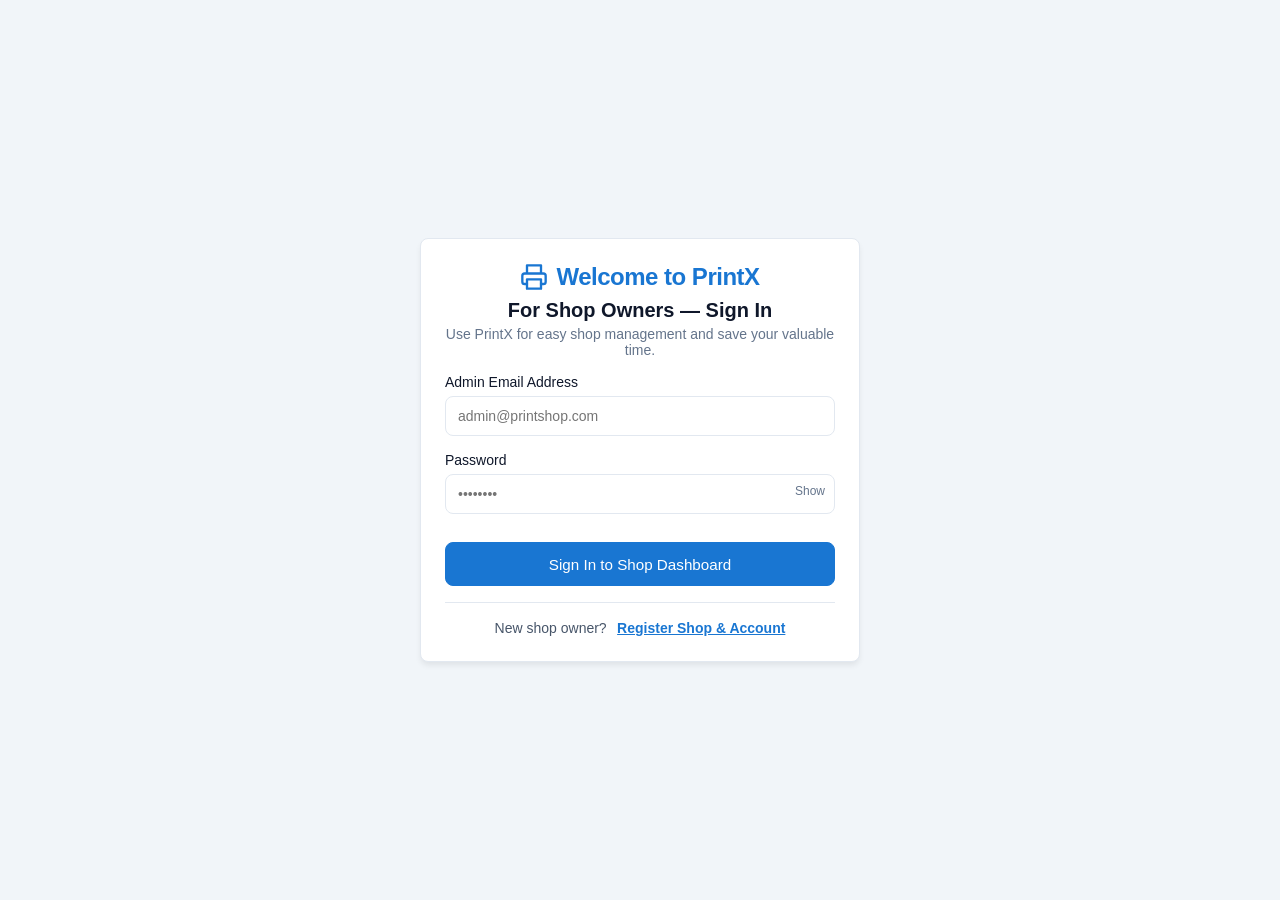
<file: admin/pages/profile.html>
<!DOCTYPE html>
<html lang="en">
<head>
  <meta charset="UTF-8">
  <meta name="viewport" content="width=device-width, initial-scale=1.0">
  <title>Shop Profile — PrintX Admin Hub</title>
  <link rel="stylesheet" href="/admin/css/admin.css">
</head>
<body>

  <div class="admin-layout">

    <!-- Sidebar Navigation -->
    <aside class="admin-sidebar">
      <div class="sidebar-header">
        <a href="/admin/index.html" class="sidebar-brand">
          <svg viewBox="0 0 24 24" width="24" height="24" fill="none" stroke="currentColor" stroke-width="2"><path d="M6 9V2h12v7M6 18H4a2 2 0 0 1-2-2v-5a2 2 0 0 1 2-2h16a2 2 0 0 1 2 2v5a2 2 0 0 1-2 2h-2"/><path d="M6 14h12v8H6z"/></svg>
          PrintX Admin
        </a>
      </div>

      <ul class="sidebar-menu">
        <li>
          <a href="/admin/index.html" class="sidebar-link">
            <svg viewBox="0 0 24 24" width="18" height="18" fill="none" stroke="currentColor" stroke-width="2"><rect x="3" y="3" width="7" height="7"/><rect x="14" y="3" width="7" height="7"/><rect x="14" y="14" width="7" height="7"/><rect x="3" y="14" width="7" height="7"/></svg>
            Dashboard
          </a>
        </li>
        <li>
          <a href="/admin/pages/orders.html" class="sidebar-link">
            <svg viewBox="0 0 24 24" width="18" height="18" fill="none" stroke="currentColor" stroke-width="2"><path d="M14 2H6a2 2 0 0 0-2 2v16a2 2 0 0 0 2 2h12a2 2 0 0 0 2-2V8z"/><polyline points="14 2 14 8 20 8"/></svg>
            All Order Prints
          </a>
        </li>
        <li>
          <a href="/admin/pages/qr-code.html" class="sidebar-link">
            <svg viewBox="0 0 24 24" width="18" height="18" fill="none" stroke="currentColor" stroke-width="2"><rect x="3" y="3" width="7" height="7"/><rect x="14" y="3" width="7" height="7"/><rect x="14" y="14" width="7" height="7"/><rect x="3" y="14" width="7" height="7"/></svg>
            Create Your QR Code
          </a>
        </li>
        <li>
          <a href="/admin/pages/profile.html" class="sidebar-link active">
            <svg viewBox="0 0 24 24" width="18" height="18" fill="none" stroke="currentColor" stroke-width="2"><path d="M20 21v-2a4 4 0 0 0-4-4H8a4 4 0 0 0-4 4v2"/><circle cx="12" cy="7" r="4"/></svg>
            Shop Profile
          </a>
        </li>
      </ul>

      <div class="sidebar-footer">
        <a href="#" class="sidebar-link action-logout" style="color: #EF4444;">
          <svg viewBox="0 0 24 24" width="18" height="18" fill="none" stroke="currentColor" stroke-width="2"><path d="M9 21H5a2 2 0 0 1-2-2V5a2 2 0 0 1 2-2h4"/><polyline points="16 17 21 12 16 7"/><line x1="21" y1="12" x2="9" y2="12"/></svg>
          Sign Out
        </a>
      </div>
    </aside>

    <!-- Main Content -->
    <div class="admin-main">
      
      <!-- Topbar -->
      <header class="admin-topbar">
        <div class="topbar-shop-badge">
          <svg viewBox="0 0 24 24" width="16" height="16" fill="none" stroke="currentColor" stroke-width="2"><path d="M21 10c0 7-9 13-9 13s-9-6-9-13a9 9 0 0 1 18 0z"/><circle cx="12" cy="10" r="3"/></svg>
          <span id="topbar-shop-name">My Print Shop</span>
        </div>

        <div class="topbar-admin-info">
          <span id="topbar-admin-name" style="font-size: 0.875rem; font-weight: 600; color: var(--text-main);">Shop Admin</span>
          <button type="button" class="btn btn-secondary btn-sm action-logout">Logout</button>
        </div>
      </header>

      <div class="admin-content" style="max-width: 800px;">

        <div class="page-header">
          <div>
            <h1 class="page-title">Shop Profile & Settings</h1>
            <p class="page-subtitle">Update your business information displayed to customers when scanning your counter QR code.</p>
          </div>
        </div>

        <!-- Alert Container -->
        <div id="profile-alert-container"></div>

        <div class="card">
          <form id="profile-form">
            <div class="form-group">
              <label class="form-label">Shop Public ID</label>
              <input type="text" id="prof-public-id" class="form-control" disabled style="background-color: var(--bg-subtle);">
              <span style="font-size: 0.75rem; color: var(--text-muted);">Unique identifier encoded in your counter QR code.</span>
            </div>

            <div class="form-group">
              <label class="form-label" for="prof-shop-name">Shop Name *</label>
              <input type="text" id="prof-shop-name" class="form-control" required>
            </div>

            <div class="form-group">
              <label class="form-label" for="prof-shop-phone">Contact Phone *</label>
              <input type="tel" id="prof-shop-phone" class="form-control" required>
            </div>

            <div class="form-group">
              <label class="form-label" for="prof-shop-address">Physical Counter Address *</label>
              <textarea id="prof-shop-address" class="form-control" style="height: 70px;" required></textarea>
            </div>

            <div class="form-group">
              <label class="form-label" for="prof-opening-hours">Opening Hours *</label>
              <input type="text" id="prof-opening-hours" class="form-control" placeholder="08:00 - 20:00" required>
            </div>

            <button type="submit" id="save-profile-btn" class="btn btn-primary" style="margin-top: 12px;">
              Save Profile Changes
            </button>
          </form>
        </div>

        <!-- Admin Account Settings Card -->
        <div class="card" style="margin-top: 24px;">
          <h2 style="font-size: 1.125rem; font-weight: 700; color: var(--text-main); margin-bottom: 8px;">
            Admin Account & Credentials
          </h2>
          <p style="font-size: 0.875rem; color: var(--text-secondary); margin-bottom: 20px;">
            Update your personal administrator identity and sign-in credentials.
          </p>

          <form id="account-form">
            <div class="form-group">
              <label class="form-label" for="acc-admin-name">Administrator Name *</label>
              <input type="text" id="acc-admin-name" class="form-control" required>
            </div>

            <div class="form-group">
              <label class="form-label" for="acc-admin-phone">Personal Phone</label>
              <input type="tel" id="acc-admin-phone" class="form-control" placeholder="+92-300-1234567">
            </div>

            <div style="border-top: 1px solid var(--border-subtle); margin: 20px 0 16px 0; padding-top: 16px;">
              <span style="font-size: 0.875rem; font-weight: 600; color: var(--text-main);">Change Password (Optional)</span>
            </div>

            <div style="display: grid; grid-template-columns: 1fr 1fr; gap: 16px;">
              <div class="form-group">
                <label class="form-label" for="acc-current-pw">Current Password</label>
                <input type="password" id="acc-current-pw" class="form-control" placeholder="••••••••">
              </div>
              <div class="form-group">
                <label class="form-label" for="acc-new-pw">New Password (Min 6 chars)</label>
                <input type="password" id="acc-new-pw" class="form-control" placeholder="••••••••" minlength="6">
              </div>
            </div>

            <button type="submit" id="save-account-btn" class="btn btn-primary" style="margin-top: 12px;">
              Update Account Settings
            </button>
          </form>
        </div>

        <!-- PC Print Agent Hardware Pairing Card -->
        <div class="card" style="margin-top: 24px;">
          <h2 style="font-size: 1.125rem; font-weight: 700; color: var(--text-main); margin-bottom: 8px;">
            PC Print Agent Pairing
          </h2>
          <p style="font-size: 0.875rem; color: var(--text-secondary); margin-bottom: 20px;">
            The PrintX Agent runs on your shop's counter PC and spools authorized print jobs directly to your local printer.
          </p>

          <div class="form-group">
            <label class="form-label">Shop Agent Pairing Token</label>
            <div class="d-flex gap-2">
              <input type="text" id="agent-token-input" class="form-control" readonly style="font-family: monospace; background-color: var(--bg-subtle);">
              <button type="button" id="copy-token-btn" class="btn btn-secondary" style="white-space: nowrap;">Copy Token</button>
              <button type="button" id="regen-token-btn" class="btn btn-secondary" style="white-space: nowrap;">Regenerate</button>
            </div>
            <span style="font-size: 0.75rem; color: var(--text-muted); display: block; margin-top: 4px;">
              Keep this token confidential. It grants local hardware access exclusively for your shop's jobs.
            </span>
          </div>

          <div style="background-color: var(--bg-subtle); padding: 16px; border-radius: var(--radius-sm); border: 1px solid var(--border-color); margin-top: 16px;">
            <div style="font-size: 0.75rem; font-weight: 600; text-transform: uppercase; letter-spacing: 0.05em; color: var(--text-muted); margin-bottom: 8px;">
              How to start your PC Print Agent:
            </div>
            <code id="agent-cli-command" style="font-size: 0.8125rem; color: var(--text-main); word-break: break-all; display: block;">
              python print_agent.py --token <span id="cli-token-placeholder">YOUR_TOKEN</span>
            </code>
          </div>
        </div>

      </div>

    </div>

  </div>

  <script src="/admin/js/config.js"></script>
  <script src="/admin/js/api.js"></script>
  <script src="/admin/js/auth.js"></script>
  <script>
    document.addEventListener('DOMContentLoaded', async () => {
      if (!AdminAuth.requireAdminAuth()) return;
      AdminAuth.renderSidebar('profile');

      const alertContainer = document.getElementById('profile-alert-container');
      const form = document.getElementById('profile-form');
      const submitBtn = document.getElementById('save-profile-btn');

      const publicIdInput = document.getElementById('prof-public-id');
      const nameInput = document.getElementById('prof-shop-name');
      const phoneInput = document.getElementById('prof-shop-phone');
      const addressInput = document.getElementById('prof-shop-address');
      const hoursInput = document.getElementById('prof-opening-hours');

      const tokenInput = document.getElementById('agent-token-input');
      const copyTokenBtn = document.getElementById('copy-token-btn');
      const regenTokenBtn = document.getElementById('regen-token-btn');
      const cliPlaceholder = document.getElementById('cli-token-placeholder');

      // Load Profile
      try {
        const res = await AdminApi.shop.getProfile();
        if (res && res.success && res.data) {
          const s = res.data;
          publicIdInput.value = s.public_id;
          nameInput.value = s.name;
          phoneInput.value = s.contact_phone;
          addressInput.value = s.address;
          hoursInput.value = s.opening_hours;
        }
      } catch (err) {
        alertContainer.innerHTML = `<div class="alert alert-error">${err.message || 'Error loading profile.'}</div>`;
      }

      // Load Agent Token
      async function loadAgentToken() {
        try {
          const res = await AdminApi.agent.getToken();
          if (res && res.success && res.data) {
            const token = res.data.agent_token;
            tokenInput.value = token;
            cliPlaceholder.textContent = token;
          }
        } catch (err) {
          console.error('Agent token fetch error:', err);
        }
      }
      loadAgentToken();

      copyTokenBtn.addEventListener('click', () => {
        if (tokenInput.value) {
          navigator.clipboard.writeText(tokenInput.value);
          copyTokenBtn.textContent = 'Copied!';
          setTimeout(() => { copyTokenBtn.textContent = 'Copy Token'; }, 2000);
        }
      });

      regenTokenBtn.addEventListener('click', async () => {
        const confirmed = window.confirm('Regenerate agent token? The current PC Print Agent process will be disconnected until updated with the new token.');
        if (!confirmed) return;
        try {
          const res = await AdminApi.agent.regenerateToken();
          if (res && res.success && res.data) {
            tokenInput.value = res.data.agent_token;
            cliPlaceholder.textContent = res.data.agent_token;
            alertContainer.innerHTML = '<div class="alert alert-success">Agent token regenerated successfully.</div>';
          }
        } catch (err) {
          alertContainer.innerHTML = `<div class="alert alert-error">${err.message || 'Failed to regenerate token.'}</div>`;
        }
      });


      // Load Admin Account details
      const adminData = AdminAuth.getAdmin();
      const adminNameInput = document.getElementById('acc-admin-name');
      const adminPhoneInput = document.getElementById('acc-admin-phone');
      const currentPwInput = document.getElementById('acc-current-pw');
      const newPwInput = document.getElementById('acc-new-pw');
      const accountForm = document.getElementById('account-form');
      const saveAccountBtn = document.getElementById('save-account-btn');

      if (adminData) {
        if (adminNameInput) adminNameInput.value = adminData.name || '';
        if (adminPhoneInput) adminPhoneInput.value = adminData.phone || '';
      }

      if (accountForm) {
        accountForm.addEventListener('submit', async (e) => {
          e.preventDefault();
          alertContainer.innerHTML = '';
          saveAccountBtn.disabled = true;
          saveAccountBtn.textContent = 'Updating Account...';

          const payload = {
            name: adminNameInput.value.trim(),
            phone: adminPhoneInput.value.trim()
          };
          if (newPwInput.value) {
            payload.new_password = newPwInput.value;
            payload.current_password = currentPwInput.value;
          }

          try {
            const res = await AdminApi.auth.updateProfile(payload);
            if (res && res.success) {
              alertContainer.innerHTML = '<div class="alert alert-success">Admin account settings updated successfully.</div>';
              if (res.data && res.data.user) {
                localStorage.setItem(CONFIG.STORAGE_KEYS.ADMIN_USER, JSON.stringify(res.data.user));
                document.getElementById('topbar-admin-name').textContent = res.data.user.name;
              }
              currentPwInput.value = '';
              newPwInput.value = '';
            }
          } catch(err) {
            alertContainer.innerHTML = `<div class="alert alert-error">${err.message || 'Failed to update account settings.'}</div>`;
          } finally {
            saveAccountBtn.disabled = false;
            saveAccountBtn.textContent = 'Update Account Settings';
          }
        });
      }

      form.addEventListener('submit', async (e) => {
        e.preventDefault();
        alertContainer.innerHTML = '';
        submitBtn.disabled = true;
        submitBtn.textContent = 'Saving...';

        try {
          const res = await AdminApi.shop.updateProfile({
            name: nameInput.value.trim(),
            contact_phone: phoneInput.value.trim(),
            address: addressInput.value.trim(),
            opening_hours: hoursInput.value.trim()
          });

          if (res && res.success) {
            alertContainer.innerHTML = '<div class="alert alert-success">Shop profile updated successfully.</div>';
            document.getElementById('topbar-shop-name').textContent = nameInput.value.trim();
          }
        } catch (err) {
          alertContainer.innerHTML = `<div class="alert alert-error">${err.message || 'Failed to update profile.'}</div>`;
        } finally {
          submitBtn.disabled = false;
          submitBtn.textContent = 'Save Profile Changes';
        }
      });
    });
  </script>
</body>
</html>
</file>
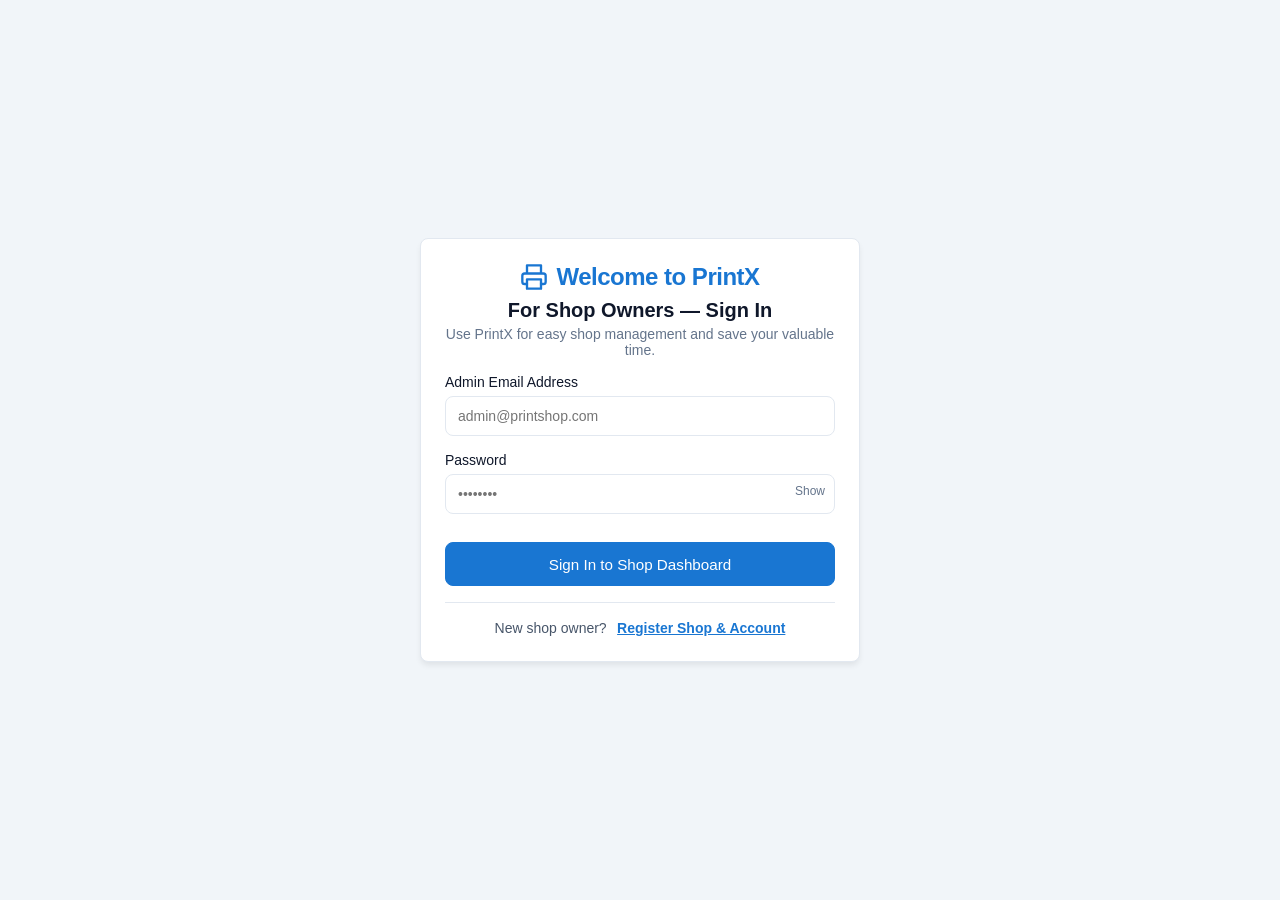
<file: admin/pages/qr-code.html>
<!DOCTYPE html>
<html lang="en">
<head>
  <meta charset="UTF-8">
  <meta name="viewport" content="width=device-width, initial-scale=1.0">
  <title>Create Your QR Code — PrintX Admin Hub</title>
  <link rel="stylesheet" href="/admin/css/admin.css">
  <style>
    @media print {
      body * { visibility: hidden; }
      #printable-qr-card, #printable-qr-card * { visibility: visible; }
      #printable-qr-card {
        position: absolute;
        left: 0;
        top: 0;
        width: 100%;
        border: none !important;
        box-shadow: none !important;
      }
      .no-print { display: none !important; }
    }
  </style>
</head>
<body>

  <div class="admin-layout">

    <!-- Sidebar Navigation -->
    <aside class="admin-sidebar no-print">
      <div class="sidebar-header">
        <a href="/admin/index.html" class="sidebar-brand">
          <svg viewBox="0 0 24 24" width="24" height="24" fill="none" stroke="currentColor" stroke-width="2"><path d="M6 9V2h12v7M6 18H4a2 2 0 0 1-2-2v-5a2 2 0 0 1 2-2h16a2 2 0 0 1 2 2v5a2 2 0 0 1-2 2h-2"/><path d="M6 14h12v8H6z"/></svg>
          PrintX Admin
        </a>
      </div>

      <ul class="sidebar-menu">
        <li>
          <a href="/admin/index.html" class="sidebar-link">
            <svg viewBox="0 0 24 24" width="18" height="18" fill="none" stroke="currentColor" stroke-width="2"><rect x="3" y="3" width="7" height="7"/><rect x="14" y="3" width="7" height="7"/><rect x="14" y="14" width="7" height="7"/><rect x="3" y="14" width="7" height="7"/></svg>
            Dashboard
          </a>
        </li>
        <li>
          <a href="/admin/pages/orders.html" class="sidebar-link">
            <svg viewBox="0 0 24 24" width="18" height="18" fill="none" stroke="currentColor" stroke-width="2"><path d="M14 2H6a2 2 0 0 0-2 2v16a2 2 0 0 0 2 2h12a2 2 0 0 0 2-2V8z"/><polyline points="14 2 14 8 20 8"/></svg>
            All Order Prints
          </a>
        </li>
        <li>
          <a href="/admin/pages/qr-code.html" class="sidebar-link active">
            <svg viewBox="0 0 24 24" width="18" height="18" fill="none" stroke="currentColor" stroke-width="2"><rect x="3" y="3" width="7" height="7"/><rect x="14" y="3" width="7" height="7"/><rect x="14" y="14" width="7" height="7"/><rect x="3" y="14" width="7" height="7"/></svg>
            Create Your QR Code
          </a>
        </li>
        <li>
          <a href="/admin/pages/profile.html" class="sidebar-link">
            <svg viewBox="0 0 24 24" width="18" height="18" fill="none" stroke="currentColor" stroke-width="2"><path d="M20 21v-2a4 4 0 0 0-4-4H8a4 4 0 0 0-4 4v2"/><circle cx="12" cy="7" r="4"/></svg>
            Shop Profile
          </a>
        </li>
      </ul>

      <div class="sidebar-footer">
        <a href="#" class="sidebar-link action-logout" style="color: #EF4444;">
          <svg viewBox="0 0 24 24" width="18" height="18" fill="none" stroke="currentColor" stroke-width="2"><path d="M9 21H5a2 2 0 0 1-2-2V5a2 2 0 0 1 2-2h4"/><polyline points="16 17 21 12 16 7"/><line x1="21" y1="12" x2="9" y2="12"/></svg>
          Sign Out
        </a>
      </div>
    </aside>

    <!-- Main Content -->
    <div class="admin-main">
      
      <!-- Topbar -->
      <header class="admin-topbar no-print">
        <div class="topbar-shop-badge">
          <svg viewBox="0 0 24 24" width="16" height="16" fill="none" stroke="currentColor" stroke-width="2"><path d="M21 10c0 7-9 13-9 13s-9-6-9-13a9 9 0 0 1 18 0z"/><circle cx="12" cy="10" r="3"/></svg>
          <span id="topbar-shop-name">My Print Shop</span>
        </div>

        <div class="topbar-admin-info">
          <span id="topbar-admin-name" style="font-size: 0.875rem; font-weight: 600; color: var(--text-main);">Shop Admin</span>
          <button type="button" class="btn btn-secondary btn-sm action-logout">Logout</button>
        </div>
      </header>

      <div class="admin-content">

        <div class="page-header no-print">
          <div>
            <h1 class="page-title">Shop Counter QR Code</h1>
            <p class="page-subtitle">Unique cryptographic counter identifier. Place this on your shop counter for walk-in customers.</p>
          </div>
          <button type="button" id="generate-qr-btn" class="btn btn-primary">
            <svg viewBox="0 0 24 24" width="18" height="18" fill="none" stroke="currentColor" stroke-width="2"><polyline points="23 4 23 10 17 10"/><path d="M20.49 15a9 9 0 1 1-2.12-9.36L23 10"/></svg>
            Re-generate QR Code
          </button>
        </div>

        <!-- Alert Container -->
        <div id="qr-alert-container" class="no-print"></div>

        <!-- QR Scan URL Settings (no-print) -->
        <div class="card mb-4 no-print" style="max-width: 480px; margin: 0 auto 20px auto; padding: 18px 24px; border: 1px solid var(--border-subtle); background: var(--bg-surface);">
          <label class="form-label font-semibold" for="custom-frontend-url" style="display: block; margin-bottom: 6px; font-size: 0.875rem;">
            Customer Upload URL (Embedded in QR):
          </label>
          <div class="d-flex gap-2">
            <input type="text" id="custom-frontend-url" class="form-control" style="font-size: 0.85rem;" placeholder="e.g. http://10.240.172.1:3000/pages/upload.html">
            <button type="button" id="apply-url-btn" class="btn btn-secondary btn-sm" style="white-space: nowrap;">Update URL</button>
          </div>
          <div class="text-muted mt-2" style="font-size: 0.75rem; line-height: 1.4;">
            <strong>Pro Tip:</strong> For Wi-Fi mobile scanning, use your computer's IP (e.g. <code>http://&lt;your-ip&gt;:3000</code>). When live in production, enter your public domain.
          </div>
        </div>

        <!-- Printable QR Stand Card -->
        <div id="printable-qr-card" class="card text-center" style="max-width: 480px; margin: 0 auto; border: 2px solid var(--border-strong); padding: 36px;">
          
          <div style="font-size: 1.5rem; font-weight: 800; color: var(--primary); letter-spacing: -0.5px; margin-bottom: 4px;">
            PRINTX COUNTER KIOSK
          </div>

          <h2 id="qr-shop-title" style="font-size: 1.25rem; font-weight: 700; color: var(--text-main); margin-bottom: 4px;">
            Campus Central Print Hub
          </h2>
          
          <div style="font-size: 0.75rem; color: var(--text-muted); margin-bottom: 20px;">
            Public Shop ID: <strong id="qr-shop-id">shp_...</strong>
          </div>

          <!-- QR Preview Image -->
          <div class="qr-preview-box">
            <img id="qr-image" src="" alt="Shop Counter QR Code" class="qr-preview-image">
            <div style="font-size: 0.875rem; font-weight: 700; color: var(--text-main);">
              SCAN TO PRINT YOUR FILES
            </div>
            <div style="font-size: 0.75rem; color: var(--text-muted); margin-top: 4px;">
              No App or Account Required • Instant Document Upload
            </div>
          </div>

          <div style="font-size: 0.75rem; color: var(--text-muted); word-break: break-all; margin-bottom: 24px; background: var(--bg-subtle); padding: 8px 12px; border-radius: var(--radius-sm);">
            Target URL: <span id="qr-target-url" style="color: var(--primary);">http://localhost:3000/pages/upload.html?shop=...</span>
          </div>

          <!-- Action Buttons (Hidden when printing paper display) -->
          <div class="d-flex justify-center gap-4 no-print">
            <a id="download-qr-btn" href="#" download="Shop_PrintX_QR.png" class="btn btn-secondary">
              <svg viewBox="0 0 24 24" width="18" height="18" fill="none" stroke="currentColor" stroke-width="2"><path d="M21 15v4a2 2 0 0 1-2 2H5a2 2 0 0 1-2-2v-4"/><polyline points="7 10 12 15 17 10"/><line x1="12" y1="15" x2="12" y2="3"/></svg>
              Download PNG
            </a>
            <button type="button" id="print-stand-btn" class="btn btn-primary">
              <svg viewBox="0 0 24 24" width="18" height="18" fill="none" stroke="currentColor" stroke-width="2"><path d="M6 9V2h12v7M6 18H4a2 2 0 0 1-2-2v-5a2 2 0 0 1 2-2h16a2 2 0 0 1 2 2v5a2 2 0 0 1-2 2h-2"/><path d="M6 14h12v8H6z"/></svg>
              Print Counter Display
            </button>
          </div>

        </div>

      </div>

    </div>

  </div>

  <script src="/admin/js/config.js"></script>
  <script src="/admin/js/api.js"></script>
  <script src="/admin/js/auth.js"></script>
  <script>
    document.addEventListener('DOMContentLoaded', async () => {
      if (!AdminAuth.requireAdminAuth()) return;
      AdminAuth.renderSidebar('qr-code');

      const alertContainer = document.getElementById('qr-alert-container');
      const qrImage = document.getElementById('qr-image');
      const shopTitle = document.getElementById('qr-shop-title');
      const shopIdEl = document.getElementById('qr-shop-id');
      const targetUrlEl = document.getElementById('qr-target-url');
      const downloadBtn = document.getElementById('download-qr-btn');
      const generateBtn = document.getElementById('generate-qr-btn');
      const printStandBtn = document.getElementById('print-stand-btn');
      const customUrlInput = document.getElementById('custom-frontend-url');
      const applyUrlBtn = document.getElementById('apply-url-btn');

      // Auto-populate recommended URL based on current host
      const currentHost = window.location.hostname;
      const defaultHostUrl = (currentHost === 'localhost' || currentHost === '127.0.0.1')
        ? `http://${currentHost}:3000/pages/upload.html`
        : `${window.location.protocol}//${window.location.host}/pages/upload.html`;

      const savedUrl = localStorage.getItem('printx_custom_qr_url') || defaultHostUrl;
      if (customUrlInput) customUrlInput.value = savedUrl;

      if (applyUrlBtn) {
        applyUrlBtn.addEventListener('click', () => {
          const val = customUrlInput.value.trim();
          if (val) {
            localStorage.setItem('printx_custom_qr_url', val);
            fetchOrGenerateQR(true);
          }
        });
      }

      if (downloadBtn) {
        downloadBtn.addEventListener('click', async (e) => {
          if (!qrImage.src) return;
          e.preventDefault();
          try {
            const resp = await fetch(qrImage.src);
            const blob = await resp.blob();
            const url = window.URL.createObjectURL(blob);
            const a = document.createElement('a');
            a.href = url;
            a.download = `PrintX_QR_${shopIdEl.textContent || 'counter'}.png`;
            document.body.appendChild(a);
            a.click();
            document.body.removeChild(a);
            window.URL.revokeObjectURL(url);
          } catch(err) {
            window.open(qrImage.src, '_blank');
          }
        });
      }

      if (printStandBtn) {
        printStandBtn.addEventListener('click', () => {
          window.print();
        });
      }

      async function fetchOrGenerateQR(isForce = false) {
        alertContainer.innerHTML = '';
        try {
          const frontendUrl = customUrlInput ? customUrlInput.value.trim() : '';
          const res = isForce 
            ? await AdminApi.qr.getOrCreate({ frontend_url: frontendUrl }) 
            : await AdminApi.qr.getDetails(frontendUrl);

          if (res && res.success && res.data) {
            const data = res.data;
            shopTitle.textContent = data.shop_name;
            shopIdEl.textContent = data.public_id;
            targetUrlEl.textContent = data.scan_target_url;

            // Resolve backend image origin dynamically
            const backendOrigin = CONFIG.API_BASE_URL.replace(/\/api\/v1\/?$/, '');
            const imageUrl = data.qr_code_url.startsWith('http') 
              ? data.qr_code_url 
              : `${backendOrigin}${data.qr_code_url}`;

            qrImage.src = imageUrl;
            downloadBtn.href = imageUrl;
            downloadBtn.download = `PrintX_QR_${data.public_id}.png`;

            if (isForce) {
              alertContainer.innerHTML = '<div class="alert alert-success">QR code regenerated successfully with the updated URL.</div>';
            }
          }
        } catch (err) {
          alertContainer.innerHTML = `<div class="alert alert-error">${err.message || 'Error retrieving QR code.'}</div>`;
        }
      }

      if (generateBtn) {
        generateBtn.addEventListener('click', () => fetchOrGenerateQR(true));
      }

      // Initial load
      fetchOrGenerateQR(false);
    });
  </script>
</body>
</html>
</file>
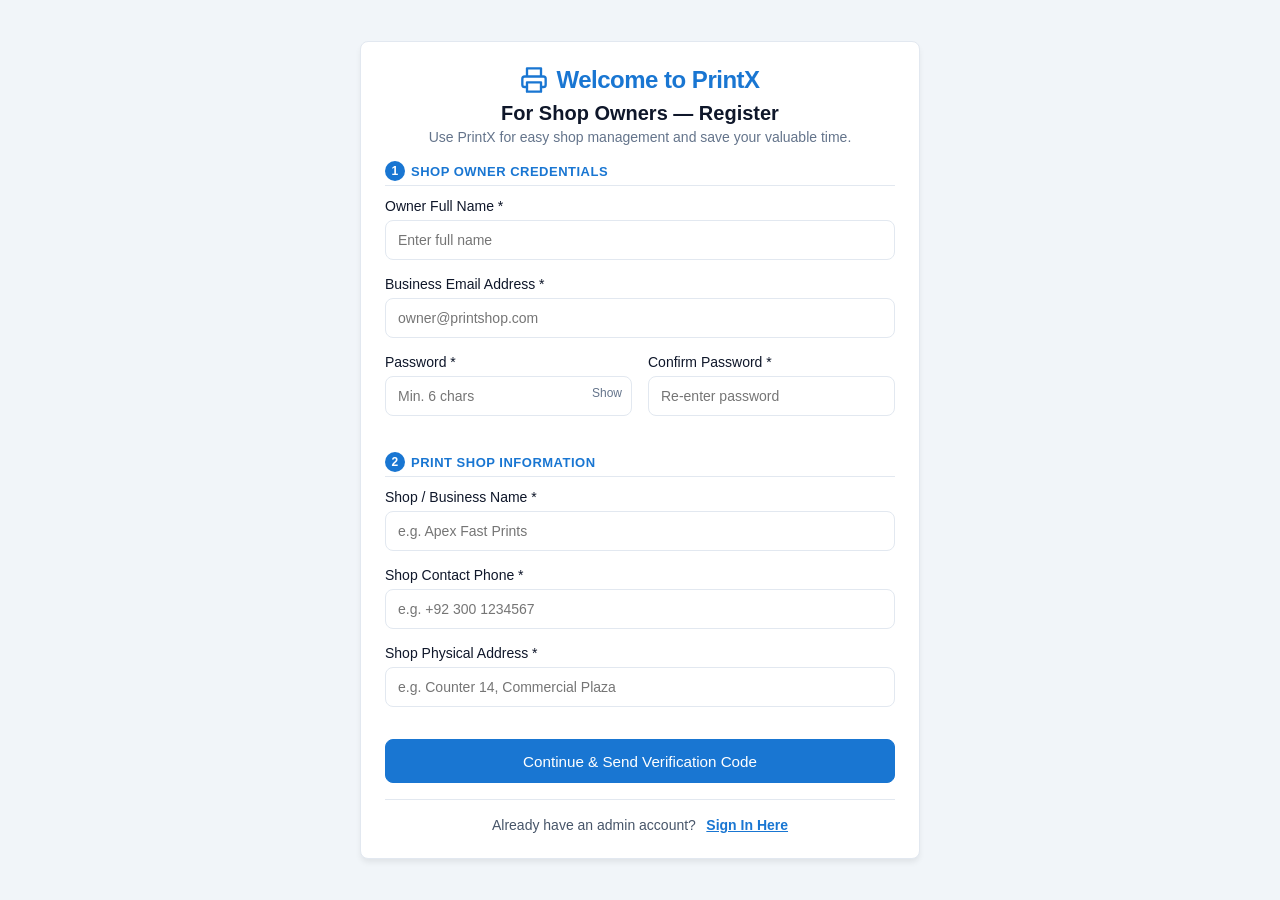
<file: admin/pages/signup.html>
<!DOCTYPE html>
<html lang="en">
<head>
  <meta charset="UTF-8">
  <meta name="viewport" content="width=device-width, initial-scale=1.0">
  <title>Shop Owner Registration — PrintX Admin Hub</title>
  <link rel="stylesheet" href="/admin/css/admin.css">
  <style>
    .auth-card {
      max-width: 560px;
      width: 100%;
      margin: 0 auto;
      box-shadow: var(--shadow-md);
      transition: all 0.2s ease-in-out;
    }
    .otp-input-box {
      width: 100%;
      height: 52px;
      letter-spacing: 12px;
      font-size: 1.75rem;
      font-weight: 700;
      text-align: center;
      font-family: ui-monospace, SFMono-Regular, Menlo, Monaco, Consolas, "Liberation Mono", "Courier New", monospace;
      color: var(--primary-dark);
      background-color: var(--bg-surface);
      border: 2px solid var(--border-strong);
      border-radius: var(--radius-md);
      outline: none;
      transition: border-color var(--transition-fast), box-shadow var(--transition-fast);
    }
    .otp-input-box:focus {
      border-color: var(--primary);
      box-shadow: 0 0 0 3px var(--primary-light);
    }
    .otp-target-email {
      color: var(--primary);
      font-weight: 600;
      word-break: break-all;
    }
    .btn-link {
      background: none;
      border: none;
      color: var(--primary);
      font-size: 0.875rem;
      font-weight: 600;
      cursor: pointer;
      padding: 4px 8px;
      text-decoration: underline;
      display: inline-flex;
      align-items: center;
      gap: 6px;
    }
    .btn-link:hover {
      color: var(--primary-hover);
    }
    .btn-link:disabled {
      color: var(--text-muted);
      cursor: not-allowed;
      text-decoration: none;
    }
    .step-badge {
      display: inline-flex;
      align-items: center;
      justify-content: center;
      width: 20px;
      height: 20px;
      background-color: var(--primary);
      color: #fff;
      font-size: 0.75rem;
      font-weight: 700;
      border-radius: var(--radius-full);
      margin-right: 6px;
    }
  </style>
</head>
<body style="background-color: var(--bg-subtle); display: flex; align-items: center; justify-content: center; min-height: 100vh; padding: 40px 16px;">

  <div class="card auth-card">
    
    <!-- STEP 1: Registration Form -->
    <div id="step-signup-form">
      <div class="text-center mb-4">
        <div class="sidebar-brand justify-center" style="color: var(--primary); font-size: 1.5rem; justify-content: center;">
          <svg viewBox="0 0 24 24" width="28" height="28" fill="none" stroke="currentColor" stroke-width="2" stroke-linecap="round" stroke-linejoin="round">
            <path d="M6 9V2h12v7M6 18H4a2 2 0 0 1-2-2v-5a2 2 0 0 1 2-2h16a2 2 0 0 1 2 2v5a2 2 0 0 1-2 2h-2"/>
            <path d="M6 14h12v8H6z"/>
          </svg>
          Welcome to PrintX
        </div>
        <h2 style="font-size: 1.25rem; font-weight: 700; margin-top: 8px;">For Shop Owners — Register</h2>
        <p style="font-size: 0.875rem; color: var(--text-muted); margin-top: 4px;">
          Use PrintX for easy shop management and save your valuable time.
        </p>
      </div>

      <!-- Alert Container -->
      <div id="signup-alert-container"></div>

      <form id="signup-form" autocomplete="on">
        <div style="font-size: 0.8125rem; font-weight: 700; text-transform: uppercase; color: var(--primary); letter-spacing: 0.5px; margin-bottom: 12px; border-bottom: 1px solid var(--border-subtle); padding-bottom: 4px; display: flex; align-items: center;">
          <span class="step-badge">1</span> Shop Owner Credentials
        </div>

        <div class="form-group">
          <label class="form-label" for="owner_name">Owner Full Name *</label>
          <input type="text" id="owner_name" class="form-control" placeholder="Enter full name" autocomplete="name" required>
        </div>

        <div class="form-group">
          <label class="form-label" for="email">Business Email Address *</label>
          <input type="email" id="email" class="form-control" placeholder="owner@printshop.com" autocomplete="email" required>
        </div>

        <div style="display: grid; grid-template-columns: 1fr 1fr; gap: 16px;">
          <div class="form-group">
            <label class="form-label" for="password">Password *</label>
            <div style="position: relative;">
              <input type="password" id="password" class="form-control" placeholder="Min. 6 chars" required minlength="6" autocomplete="new-password">
              <button type="button" id="toggle-pw" style="position: absolute; right: 10px; top: 10px; background: none; border: none; cursor: pointer; color: var(--text-muted); font-size: 0.75rem;">Show</button>
            </div>
          </div>

          <div class="form-group">
            <label class="form-label" for="confirm_password">Confirm Password *</label>
            <input type="password" id="confirm_password" class="form-control" placeholder="Re-enter password" required minlength="6" autocomplete="new-password">
          </div>
        </div>

        <div style="font-size: 0.8125rem; font-weight: 700; text-transform: uppercase; color: var(--primary); letter-spacing: 0.5px; margin: 20px 0 12px 0; border-bottom: 1px solid var(--border-subtle); padding-bottom: 4px; display: flex; align-items: center;">
          <span class="step-badge">2</span> Print Shop Information
        </div>

        <div class="form-group">
          <label class="form-label" for="shop_name">Shop / Business Name *</label>
          <input type="text" id="shop_name" class="form-control" placeholder="e.g. Apex Fast Prints" required>
        </div>

        <div class="form-group">
          <label class="form-label" for="shop_phone">Shop Contact Phone *</label>
          <input type="tel" id="shop_phone" class="form-control" placeholder="e.g. +92 300 1234567" required>
        </div>

        <div class="form-group">
          <label class="form-label" for="shop_address">Shop Physical Address *</label>
          <input type="text" id="shop_address" class="form-control" placeholder="e.g. Counter 14, Commercial Plaza" required>
        </div>

        <button type="submit" id="submit-signup-btn" class="btn btn-primary" style="width: 100%; height: 44px; font-size: 0.95rem; margin-top: 16px;">
          Continue &amp; Send Verification Code
        </button>
      </form>

      <div class="text-center mt-4" style="border-top: 1px solid var(--border-subtle); padding-top: 16px;">
        <span style="font-size: 0.875rem; color: var(--text-secondary);">Already have an admin account?</span>
        <a href="/admin/pages/login.html" style="font-size: 0.875rem; font-weight: 600; color: var(--primary); margin-left: 6px;">Sign In Here</a>
      </div>
    </div>

    <!-- STEP 2: Email Verification (OTP Screen) -->
    <div id="step-otp-verification" class="d-none">
      <div class="text-center mb-4">
        <div style="width: 56px; height: 56px; margin: 0 auto 12px auto; background-color: var(--primary-light); color: var(--primary); border-radius: var(--radius-full); display: flex; align-items: center; justify-content: center;">
          <svg viewBox="0 0 24 24" width="28" height="28" fill="none" stroke="currentColor" stroke-width="2" stroke-linecap="round" stroke-linejoin="round">
            <path d="M4 4h16c1.1 0 2 .9 2 2v12c0 1.1-.9 2-2 2H4c-1.1 0-2-.9-2-2V6c0-1.1.9-2 2-2z"></path>
            <polyline points="22,6 12,13 2,6"></polyline>
          </svg>
        </div>
        <h2 style="font-size: 1.25rem; font-weight: 700;">Verify Your Email</h2>
        <p style="font-size: 0.875rem; color: var(--text-muted); margin-top: 6px; line-height: 1.4;">
          We sent a 4-digit verification code to<br>
          <span id="otp-target-email" class="otp-target-email"></span>
        </p>
      </div>

      <!-- OTP Alert Container -->
      <div id="otp-alert-container"></div>

      <form id="otp-form" autocomplete="off">
        <div class="form-group text-center" style="margin-bottom: 20px;">
          <label class="form-label" for="otp-code-input" style="font-weight: 600; margin-bottom: 8px;">
            Enter 4-Digit Verification Code
          </label>
          <input 
            type="text" 
            id="otp-code-input" 
            class="otp-input-box" 
            maxlength="4" 
            pattern="[0-9]*" 
            inputmode="numeric" 
            autocomplete="one-time-code"
            placeholder="••••" 
            required
            autofocus
            style="max-width: 260px; margin: 0 auto; letter-spacing: 16px;"
          >
          <small style="display: block; color: var(--text-muted); font-size: 0.75rem; margin-top: 8px;">
            Valid for 10 minutes.
          </small>
        </div>

        <button type="submit" id="submit-otp-btn" class="btn btn-primary" style="width: 100%; height: 44px; font-size: 0.95rem;">
          Verify Code &amp; Complete Registration
        </button>
      </form>

      <div class="text-center mt-4" style="border-top: 1px solid var(--border-subtle); padding-top: 16px; display: flex; flex-direction: column; align-items: center; gap: 8px;">
        <div>
          <span style="font-size: 0.875rem; color: var(--text-secondary);">Didn't receive the code?</span>
          <button type="button" id="resend-otp-btn" class="btn-link">
            Resend Code
          </button>
        </div>
        <div id="resend-timer-box" style="font-size: 0.8125rem; color: var(--text-muted);"></div>

        <div style="margin-top: 8px;">
          <button type="button" id="back-to-signup-btn" class="btn-link" style="color: var(--text-secondary); font-size: 0.8125rem;">
            <svg viewBox="0 0 24 24" width="16" height="16" fill="none" stroke="currentColor" stroke-width="2" stroke-linecap="round" stroke-linejoin="round">
              <line x1="19" y1="12" x2="5" y2="12"></line>
              <polyline points="12 19 5 12 12 5"></polyline>
            </svg>
            Back / Change Email or Information
          </button>
        </div>
      </div>
    </div>

  </div>

  <script src="/admin/js/config.js"></script>
  <script src="/admin/js/api.js"></script>
  <script src="/admin/js/auth.js"></script>
  <script>
    document.addEventListener('DOMContentLoaded', () => {
      // If already logged in, redirect to admin dashboard
      if (AdminAuth.isAuthenticated()) {
        window.location.href = '/admin/index.html';
        return;
      }

      // Step 1 Elements
      const stepSignup = document.getElementById('step-signup-form');
      const signupForm = document.getElementById('signup-form');
      const submitSignupBtn = document.getElementById('submit-signup-btn');
      const signupAlertContainer = document.getElementById('signup-alert-container');
      const togglePw = document.getElementById('toggle-pw');
      const pwInput = document.getElementById('password');

      // Step 2 Elements
      const stepOtp = document.getElementById('step-otp-verification');
      const otpForm = document.getElementById('otp-form');
      const otpInput = document.getElementById('otp-code-input');
      const submitOtpBtn = document.getElementById('submit-otp-btn');
      const otpAlertContainer = document.getElementById('otp-alert-container');
      const otpTargetEmail = document.getElementById('otp-target-email');
      const resendBtn = document.getElementById('resend-otp-btn');
      const resendTimerBox = document.getElementById('resend-timer-box');
      const backToSignupBtn = document.getElementById('back-to-signup-btn');

      // State
      let pendingEmail = '';
      let cooldownTimer = null;
      let cooldownRemaining = 0;

      // Password visibility toggle
      if (togglePw && pwInput) {
        togglePw.addEventListener('click', () => {
          if (pwInput.type === 'password') {
            pwInput.type = 'text';
            togglePw.textContent = 'Hide';
          } else {
            pwInput.type = 'password';
            togglePw.textContent = 'Show';
          }
        });
      }

      // Restrict OTP input to numbers only
      otpInput.addEventListener('input', (e) => {
        e.target.value = e.target.value.replace(/[^0-9]/g, '');
      });

      // Start Resend Cooldown
      function startCooldown(seconds = 60) {
        clearInterval(cooldownTimer);
        cooldownRemaining = seconds;
        resendBtn.disabled = true;
        updateCooldownDisplay();

        cooldownTimer = setInterval(() => {
          cooldownRemaining -= 1;
          if (cooldownRemaining <= 0) {
            clearInterval(cooldownTimer);
            resendBtn.disabled = false;
            resendBtn.textContent = 'Resend Code';
            resendTimerBox.textContent = '';
          } else {
            updateCooldownDisplay();
          }
        }, 1000);
      }

      function updateCooldownDisplay() {
        resendBtn.textContent = 'Resend Code';
        resendTimerBox.textContent = `Available in ${cooldownRemaining}s`;
      }

      // Switch to Step 2 (OTP View)
      function showOtpScreen(email) {
        pendingEmail = email;
        otpTargetEmail.textContent = email;
        signupAlertContainer.innerHTML = '';
        otpAlertContainer.innerHTML = '';
        otpInput.value = '';

        stepSignup.classList.add('d-none');
        stepOtp.classList.remove('d-none');
        otpInput.focus();

        startCooldown(60);
      }

      // Switch back to Step 1 (Edit info)
      function showSignupScreen() {
        clearInterval(cooldownTimer);
        otpAlertContainer.innerHTML = '';
        signupAlertContainer.innerHTML = '';

        stepOtp.classList.add('d-none');
        stepSignup.classList.remove('d-none');
      }

      backToSignupBtn.addEventListener('click', () => {
        showSignupScreen();
      });

      // Handle Step 1 Submit (Request OTP)
      signupForm.addEventListener('submit', async (e) => {
        e.preventDefault();
        signupAlertContainer.innerHTML = '';

        const name = document.getElementById('owner_name').value.trim();
        const email = document.getElementById('email').value.trim();
        const password = document.getElementById('password').value;
        const confirm_password = document.getElementById('confirm_password').value;
        const shop_name = document.getElementById('shop_name').value.trim();
        const shop_phone = document.getElementById('shop_phone').value.trim();
        const shop_address = document.getElementById('shop_address').value.trim();

        if (password !== confirm_password) {
          signupAlertContainer.innerHTML = '<div class="alert alert-error">Passwords do not match. Please re-enter.</div>';
          return;
        }

        submitSignupBtn.disabled = true;
        submitSignupBtn.textContent = 'Sending Verification Code...';

        try {
          const res = await AdminApi.auth.signup({
            name,
            email,
            password,
            confirm_password,
            shop_name,
            shop_phone,
            shop_address
          });

          if (res && res.success) {
            showOtpScreen(email);
          } else {
            throw new Error((res && res.message) || 'Registration request failed.');
          }
        } catch (err) {
          const errorMsg = err.message || 'Registration could not be completed. Please check the entered details.';
          signupAlertContainer.innerHTML = `<div class="alert alert-error">${escapeHTML(errorMsg)}</div>`;
        } finally {
          submitSignupBtn.disabled = false;
          submitSignupBtn.textContent = 'Continue & Send Verification Code';
        }
      });

      // Handle Step 2 Submit (Verify OTP)
      otpForm.addEventListener('submit', async (e) => {
        e.preventDefault();
        otpAlertContainer.innerHTML = '';

        const otp = otpInput.value.trim();
        if (!otp || otp.length !== 4) {
          otpAlertContainer.innerHTML = '<div class="alert alert-error">Please enter the complete 4-digit verification code.</div>';
          otpInput.focus();
          return;
        }

        submitOtpBtn.disabled = true;
        submitOtpBtn.textContent = 'Verifying Code...';

        try {
          const res = await AdminApi.auth.verifyOTP(pendingEmail, otp);

          if (res && res.success && res.data) {
            AdminAuth.setSession(res.data.token, res.data.user, res.data.shop);
            otpAlertContainer.innerHTML = '<div class="alert alert-success">Verification successful! Redirecting to shop dashboard...</div>';
            
            setTimeout(() => {
              window.location.href = '/admin/index.html';
            }, 800);
          } else {
            throw new Error((res && res.message) || 'Verification failed.');
          }
        } catch (err) {
          const errorMsg = err.message || 'Invalid or expired verification code. Please check and try again.';
          otpAlertContainer.innerHTML = `<div class="alert alert-error">${escapeHTML(errorMsg)}</div>`;
          submitOtpBtn.disabled = false;
          submitOtpBtn.textContent = 'Verify Code & Complete Registration';
          otpInput.select();
        }
      });

      // Handle Resend OTP
      resendBtn.addEventListener('click', async () => {
        if (!pendingEmail || resendBtn.disabled) return;

        otpAlertContainer.innerHTML = '';
        resendBtn.disabled = true;

        try {
          const res = await AdminApi.auth.resendOTP(pendingEmail);
          otpAlertContainer.innerHTML = `<div class="alert alert-success">${escapeHTML((res && res.message) || 'A fresh verification code has been dispatched to your email.')}</div>`;
          startCooldown(60);
        } catch (err) {
          const errorMsg = err.message || 'Unable to resend verification code. Please try again.';
          otpAlertContainer.innerHTML = `<div class="alert alert-error">${escapeHTML(errorMsg)}</div>`;
          resendBtn.disabled = false;
        }
      });

    });
  </script>
</body>
</html>
</file>
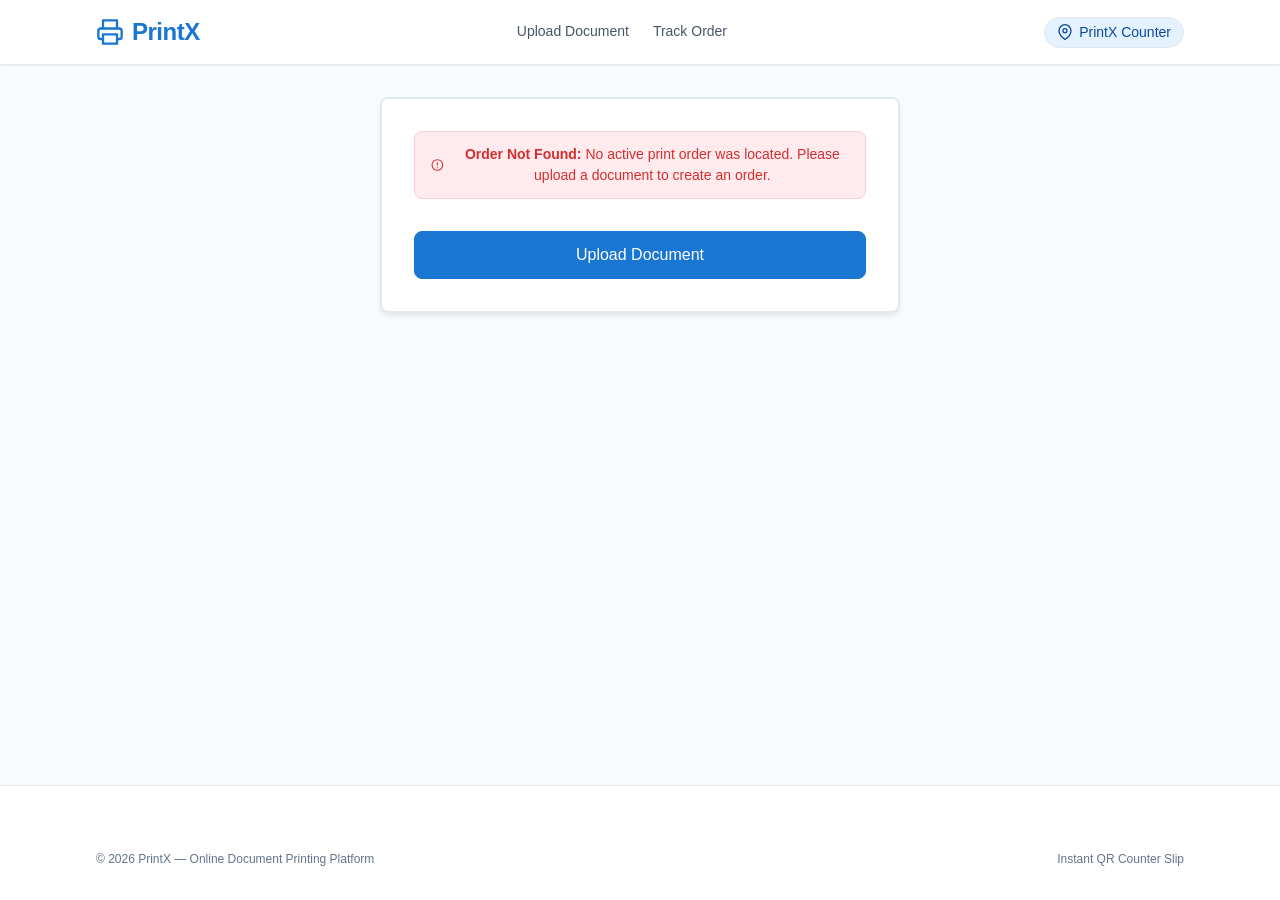
<file: user_frontend/pages/order-confirmation.html>
<!DOCTYPE html>
<html lang="en">
<head>
  <meta charset="UTF-8">
  <meta name="viewport" content="width=device-width, initial-scale=1.0">
  <title>Order Confirmation — PrintX</title>
  <link rel="stylesheet" href="../css/style.css">
  <link rel="stylesheet" href="../css/layout.css">
  <link rel="stylesheet" href="../css/components.css">
  <link rel="stylesheet" href="../css/responsive.css">
</head>
<body>

  <!-- Navigation Bar -->
  <header class="navbar">
    <div class="container navbar-inner">
      <a href="../index.html" class="navbar-brand">
        <svg class="navbar-brand-icon" viewBox="0 0 24 24" fill="none" stroke="currentColor" stroke-width="2" stroke-linecap="round" stroke-linejoin="round">
          <path d="M6 9V2h12v7M6 18H4a2 2 0 0 1-2-2v-5a2 2 0 0 1 2-2h16a2 2 0 0 1 2 2v5a2 2 0 0 1-2 2h-2"/>
          <path d="M6 14h12v8H6z"/>
        </svg>
        PrintX
      </a>

      <nav>
        <ul class="navbar-menu">
          <li><a href="upload.html" class="navbar-link">Upload Document</a></li>
          <li><a href="order-tracking.html" class="navbar-link">Track Order</a></li>
        </ul>
      </nav>

      <div id="navbar-auth-slot" class="navbar-actions"></div>
    </div>
  </header>

  <!-- Main Content -->
  <main class="main-content">
    <div class="container-narrow">

      <div id="confirmation-alert-container"></div>

      <!-- Short Receipt / Token Slip Card -->
      <div id="confirmation-card" class="card text-center" style="max-width: 520px; margin: 0 auto; padding: var(--space-8); border: 2px solid var(--border-subtle); box-shadow: var(--shadow-md);">
        
        <!-- Platform Logo & Status -->
        <div class="navbar-brand justify-center mb-3">
          <svg class="navbar-brand-icon" viewBox="0 0 24 24" width="28" height="28" fill="none" stroke="currentColor" stroke-width="2" stroke-linecap="round" stroke-linejoin="round">
            <path d="M6 9V2h12v7M6 18H4a2 2 0 0 1-2-2v-5a2 2 0 0 1 2-2h16a2 2 0 0 1 2 2v5a2 2 0 0 1-2 2h-2"/>
            <path d="M6 14h12v8H6z"/>
          </svg>
          PrintX
        </div>

        <div style="display: inline-flex; align-items: center; justify-content: center; width: 56px; height: 56px; border-radius: 50%; background-color: var(--success-light); color: var(--success); margin: 0 auto var(--space-3) auto;">
          <svg viewBox="0 0 24 24" width="32" height="32" fill="none" stroke="currentColor" stroke-width="2.5" stroke-linecap="round" stroke-linejoin="round">
            <polyline points="20 6 9 17 4 12"/>
          </svg>
        </div>

        <h2 style="font-size: var(--font-size-xl); margin-bottom: var(--space-1); letter-spacing: 0.5px;">ORDER CONFIRMED</h2>
        <p class="text-muted" style="font-size: var(--font-size-sm); margin-bottom: var(--space-6);">Your print job has been sent to the counter queue.</p>

        <!-- High-Contrast Token Box -->
        <div class="card mb-6" style="background-color: var(--bg-subtle); border: 1px dashed var(--border-strong); padding: var(--space-5);">
          <div class="text-muted font-medium" style="font-size: var(--font-size-xs); letter-spacing: 1px;">SHOW THIS ORDER ID AT COUNTER</div>
          <div id="receipt-order-id" class="font-bold text-primary mt-1" style="font-size: 2.25rem; font-family: monospace; letter-spacing: 2px;">
            --
          </div>

          <div style="border-top: 1px solid var(--border-subtle); margin: var(--space-4) 0; padding-top: var(--space-4);">
            <div class="d-flex justify-between items-center mb-2" style="font-size: var(--font-size-sm);">
              <span class="text-muted">Shop Name:</span>
              <span id="receipt-shop" class="font-bold text-main">-</span>
            </div>
            <div class="d-flex justify-between items-center mb-2" style="font-size: var(--font-size-sm);">
              <span class="text-muted">Document:</span>
              <span id="receipt-doc" class="font-medium text-main" style="max-width: 240px; overflow: hidden; text-overflow: ellipsis; white-space: nowrap;">-</span>
            </div>
            <div class="d-flex justify-between items-center mb-2" style="font-size: var(--font-size-sm);">
              <span class="text-muted">Payment:</span>
              <span id="receipt-payment-method" class="badge badge-pending">Cash on Shop</span>
            </div>
            <div class="d-flex justify-between items-center mb-2" style="font-size: var(--font-size-sm);">
              <span class="text-muted">Status:</span>
              <span id="receipt-status" class="badge badge-active">Pending at Counter</span>
            </div>
            <div class="d-flex justify-between items-center mt-3 pt-3" style="font-size: var(--font-size-sm); border-top: 1px dashed var(--border-subtle);">
              <span class="text-muted font-medium">Total Payment Due:</span>
              <span id="receipt-total" class="font-bold text-main" style="font-size: var(--font-size-xl); color: var(--success);">Rs. 0.00</span>
            </div>
          </div>
        </div>

        <!-- Instruction Alert -->
        <div class="alert alert-info text-left mb-6" style="font-size: var(--font-size-xs); justify-content: flex-start;">
          <svg viewBox="0 0 24 24" width="20" height="20" fill="none" stroke="currentColor" stroke-width="2" stroke-linecap="round" stroke-linejoin="round" style="flex-shrink: 0;">
            <circle cx="12" cy="12" r="10"/><line x1="12" y1="16" x2="12" y2="12"/><line x1="12" y1="8" x2="12.01" y2="8"/>
          </svg>
          <div>
            Please visit the shop print counter, provide your <strong>Order ID</strong>, pay the cash amount, and collect your fresh prints.
          </div>
        </div>

        <!-- Action Buttons -->
        <a id="receipt-track-btn" href="order-tracking.html" class="btn btn-secondary btn-lg btn-full mb-3" style="height: 48px; font-size: var(--font-size-base); display: inline-flex; align-items: center; justify-content: center; gap: 8px;">
          <svg viewBox="0 0 24 24" width="20" height="20" fill="none" stroke="currentColor" stroke-width="2"><circle cx="12" cy="12" r="10"/><polyline points="12 6 12 12 16 14"/></svg>
          Track This Order
        </a>

        <!-- OK Button -->
        <button type="button" id="receipt-ok-btn" class="btn btn-primary btn-lg btn-full" style="height: 48px; font-size: var(--font-size-base);">
          OK (Print Another Document)
        </button>

      </div>

    </div>
  </main>

  <!-- Footer -->
  <footer class="footer">
    <div class="container footer-bottom" style="border-top: none;">
      <span>&copy; 2026 PrintX — Online Document Printing Platform</span>
      <span>Instant QR Counter Slip</span>
    </div>
  </footer>

  <script src="../js/config.js"></script>
  <script src="../js/api.js"></script>
  <script src="../js/app.js"></script>

  <script>
    document.addEventListener('DOMContentLoaded', async () => {
      App.initNavbar('order-confirmation');

      const urlParams = new URLSearchParams(window.location.search);
      const orderId = urlParams.get('orderId');
      const token = urlParams.get('token') || '';
      const confirmationCard = document.getElementById('confirmation-card');
      const alertContainerId = 'confirmation-alert-container';

      let order = null;

      // 1. First priority: Fetch authoritative order directly from Django Backend and PostgreSQL
      if (orderId) {
        try {
          const res = await Api.orders.getById(orderId, token);
          if (res && res.success && res.data) {
            order = res.data;
          }
        } catch (e) {
          // If network error or token mismatch, check local receipt draft
        }
      }

      // 2. Second priority: Use last order receipt returned by order create API if matching
      if (!order) {
        const cached = localStorage.getItem('printx_last_receipt');
        if (cached) {
          try {
            const parsed = JSON.parse(cached);
            if (!orderId || parsed.order_number === orderId || parsed.id == orderId) {
              order = parsed;
            }
          } catch(e) {}
        }
      }

      // 3. If no authentic order exists, display error state (Strictly NO fake or hardcoded orders)
      if (!order) {
        confirmationCard.innerHTML = `
          <div class="alert alert-error mb-4">
            ${App.ICONS.alert}
            <div><strong>Order Not Found:</strong> No active print order was located. Please upload a document to create an order.</div>
          </div>
          <a href="upload.html" class="btn btn-primary btn-lg btn-full mt-4">
            Upload Document
          </a>
        `;
        return;
      }

      // Populate verified PostgreSQL data
      const orderNumber = order.order_number || order.id || '--';
      const shopName = order.shop_name || 'Print Shop Counter';
      const documentName = order.document_name || 'Document.pdf';
      const paymentMethod = order.payment_method === 'cash_on_pickup' ? 'Cash on Shop' : (order.payment_method || 'Cash on Shop');
      
      let statusLabel = 'Pending at Counter';
      let statusClass = 'badge-pending';
      if (order.status === 'confirmed') {
        statusLabel = 'Payment Confirmed';
        statusClass = 'badge-active';
      } else if (order.status === 'printing') {
        statusLabel = 'Printing in Progress';
        statusClass = 'badge-active';
      } else if (order.status === 'ready_for_pickup') {
        statusLabel = 'Ready for Pickup';
        statusClass = 'badge-success';
      } else if (order.status === 'completed') {
        statusLabel = 'Completed';
        statusClass = 'badge-success';
      } else if (order.is_blocked || order.status === 'blocked') {
        statusLabel = 'Blocked';
        statusClass = 'badge-blocked';
      }

      document.getElementById('receipt-order-id').textContent = orderNumber;
      document.getElementById('receipt-shop').textContent = shopName;
      document.getElementById('receipt-doc').textContent = documentName;
      document.getElementById('receipt-doc').title = documentName;
      
      const paymentEl = document.getElementById('receipt-payment-method');
      paymentEl.textContent = paymentMethod;

      const statusEl = document.getElementById('receipt-status');
      statusEl.textContent = statusLabel;
      statusEl.className = `badge ${statusClass}`;

      document.getElementById('receipt-total').textContent = App.formatCurrency(order.total_price, order.currency || 'PKR');

      const trackBtn = document.getElementById('receipt-track-btn');
      if (trackBtn) {
        const tokenQuery = order.access_token ? `&token=${encodeURIComponent(order.access_token)}` : '';
        trackBtn.href = `order-tracking.html?orderId=${encodeURIComponent(orderNumber)}${tokenQuery}`;
      }

      // "OK" Button Handler -> Clears active upload session and returns directly to upload.html
      const okBtn = document.getElementById('receipt-ok-btn');
      if (okBtn) {
        okBtn.addEventListener('click', () => {
          localStorage.removeItem(CONFIG.STORAGE_KEYS.CURRENT_UPLOAD);
          localStorage.removeItem('printx_last_receipt');
          const targetShop = order.shop_public_id || urlParams.get('shop') || '';
          const shopQuery = targetShop ? `?shop=${encodeURIComponent(targetShop)}` : '';
          window.location.href = `upload.html${shopQuery}`;
        });
      }
    });
  </script>
</body>
</html>
</file>
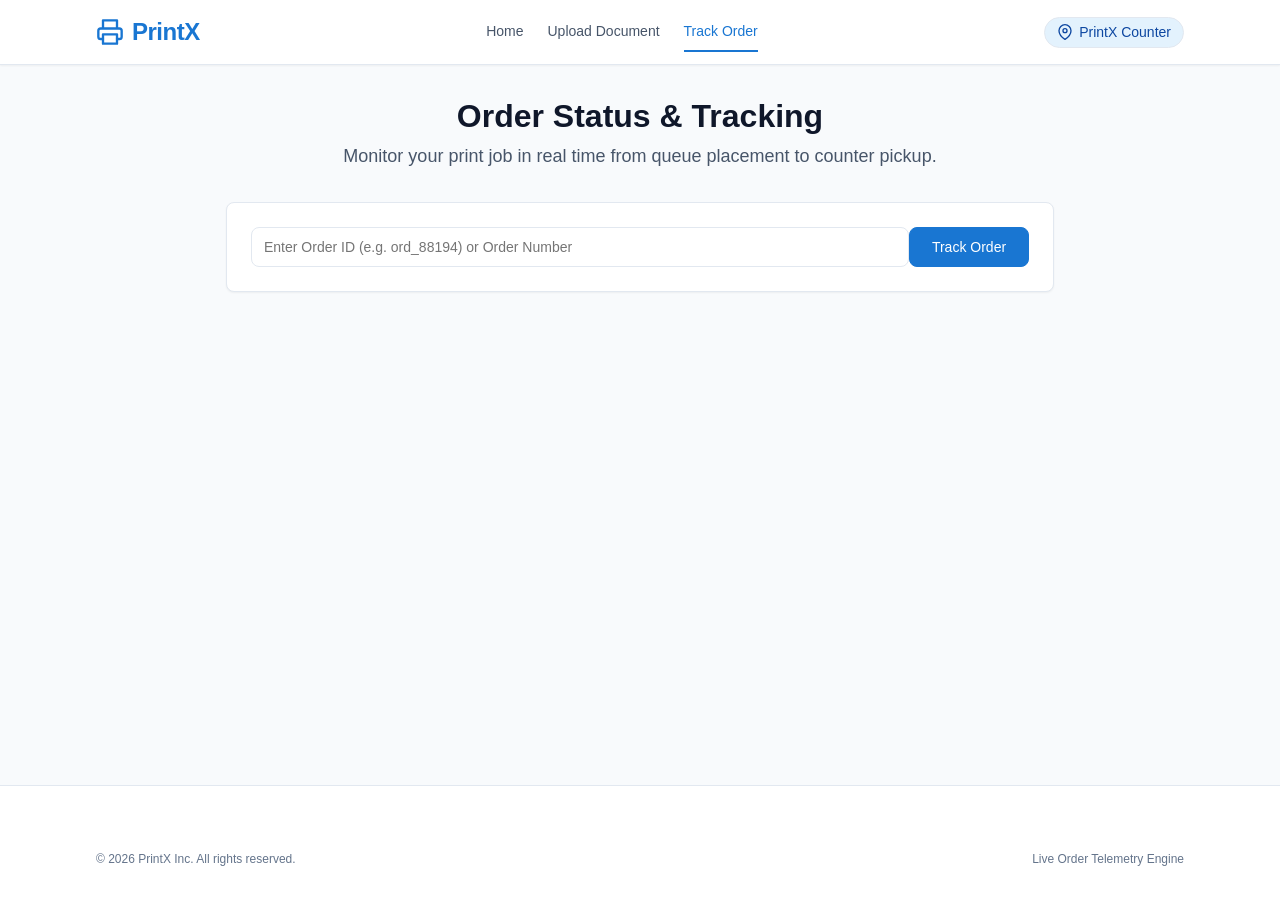
<file: user_frontend/pages/order-tracking.html>
<!DOCTYPE html>
<html lang="en">
<head>
  <meta charset="UTF-8">
  <meta name="viewport" content="width=device-width, initial-scale=1.0">
  <title>Track Your Order — PrintX</title>
  <link rel="stylesheet" href="../css/style.css">
  <link rel="stylesheet" href="../css/layout.css">
  <link rel="stylesheet" href="../css/components.css">
  <link rel="stylesheet" href="../css/responsive.css">
</head>
<body>

  <!-- Navigation Bar -->
  <header class="navbar">
    <div class="container navbar-inner">
      <a href="../index.html" class="navbar-brand">
        <svg class="navbar-brand-icon" viewBox="0 0 24 24" fill="none" stroke="currentColor" stroke-width="2" stroke-linecap="round" stroke-linejoin="round">
          <path d="M6 9V2h12v7M6 18H4a2 2 0 0 1-2-2v-5a2 2 0 0 1 2-2h16a2 2 0 0 1 2 2v5a2 2 0 0 1-2 2h-2"/>
          <path d="M6 14h12v8H6z"/>
        </svg>
        PrintX
      </a>

      <nav>
        <ul class="navbar-menu">
          <li><a href="../index.html" class="navbar-link">Home</a></li>
          <li><a href="upload.html" class="navbar-link">Upload Document</a></li>
          <li><a href="order-tracking.html" class="navbar-link active">Track Order</a></li>
        </ul>
      </nav>

      <div id="navbar-auth-slot" class="navbar-actions"></div>
    </div>
  </header>

  <!-- Main Content -->
  <main class="main-content">
    <div class="container-medium">

      <div class="section-header">
        <h2>Order Status & Tracking</h2>
        <p>Monitor your print job in real time from queue placement to counter pickup.</p>
      </div>

      <!-- Alert Container -->
      <div id="tracking-alert-container"></div>

      <!-- Search Card -->
      <div class="card mb-6">
        <div class="d-flex gap-3">
          <input type="text" id="tracking-search-input" class="form-control" placeholder="Enter Order ID (e.g. ord_88194) or Order Number">
          <button type="button" id="tracking-search-btn" class="btn btn-primary" style="flex-shrink: 0; min-width: 120px;">
            Track Order
          </button>
        </div>
      </div>

      <!-- Tracking Result Card (hidden until loaded) -->
      <div id="tracking-result-card" class="card d-none">
        
        <div class="card-header">
          <div>
            <div class="text-muted" style="font-size: var(--font-size-xs);">ORDER IDENTIFIER</div>
            <h3 id="track-order-number" class="mt-1">-</h3>
          </div>
          <div class="d-flex items-center gap-3">
            <span id="track-status-badge" class="badge badge-pending">PENDING</span>
            <button type="button" id="refresh-order-btn" class="btn btn-secondary btn-sm" title="Refresh Status">
              <svg viewBox="0 0 24 24" width="14" height="14" fill="none" stroke="currentColor" stroke-width="2" stroke-linecap="round" stroke-linejoin="round">
                <polyline points="23 4 23 10 17 10"/><path d="M20.49 15a9 9 0 1 1-2.12-9.36L23 10"/>
              </svg>
              Refresh
            </button>
          </div>
        </div>

        <!-- Cancelled Warning (if applicable) -->
        <div id="cancelled-banner" class="alert alert-error d-none mb-6">
          <svg viewBox="0 0 24 24" width="20" height="20" fill="none" stroke="currentColor" stroke-width="2" stroke-linecap="round" stroke-linejoin="round">
            <circle cx="12" cy="12" r="10"/><line x1="15" y1="9" x2="9" y2="15"/><line x1="9" y1="9" x2="15" y2="15"/>
          </svg>
          <div><strong>Order Cancelled:</strong> This print order has been revoked and is no longer being processed.</div>
        </div>

        <!-- 5-Step Progress Tracker -->
        <div class="workflow-steps mt-6 mb-8">
          <div class="workflow-connector"></div>
          
          <div id="step-1" class="workflow-step active">
            <div class="workflow-step-circle">1</div>
            <div class="workflow-step-title">Order Placed</div>
          </div>

          <div id="step-2" class="workflow-step">
            <div class="workflow-step-circle">2</div>
            <div class="workflow-step-title">Confirmed</div>
          </div>

          <div id="step-3" class="workflow-step">
            <div class="workflow-step-circle">3</div>
            <div class="workflow-step-title">Printing</div>
          </div>

          <div id="step-4" class="workflow-step">
            <div class="workflow-step-circle">4</div>
            <div class="workflow-step-title">Ready for Pickup</div>
          </div>

          <div id="step-5" class="workflow-step">
            <div class="workflow-step-circle">5</div>
            <div class="workflow-step-title">Completed</div>
          </div>
        </div>

        <!-- Order Information Table -->
        <div class="table-responsive">
          <table class="table">
            <tbody>
              <tr>
                <td style="width: 30%; font-weight: var(--font-weight-medium); color: var(--text-secondary);">Document:</td>
                <td id="track-doc-name" class="font-semibold">-</td>
              </tr>
              <tr>
                <td style="font-weight: var(--font-weight-medium); color: var(--text-secondary);">Print Hub:</td>
                <td id="track-shop-name">-</td>
              </tr>
              <tr>
                <td style="font-weight: var(--font-weight-medium); color: var(--text-secondary);">Print Specifications:</td>
                <td id="track-copies">-</td>
              </tr>
              <tr>
                <td style="font-weight: var(--font-weight-medium); color: var(--text-secondary);">Payment:</td>
                <td id="track-payment-status">-</td>
              </tr>
              <tr>
                <td style="font-weight: var(--font-weight-medium); color: var(--text-secondary);">Total Price:</td>
                <td id="track-total" class="font-bold text-primary">-</td>
              </tr>
              <tr>
                <td style="font-weight: var(--font-weight-medium); color: var(--text-secondary);">Placed At:</td>
                <td id="track-date" class="text-muted">-</td>
              </tr>
              <tr>
                <td style="font-weight: var(--font-weight-medium); color: var(--text-secondary);">Special Instructions:</td>
                <td id="track-instructions" class="text-muted">-</td>
              </tr>
            </tbody>
          </table>
        </div>

        <!-- Action Buttons -->
        <div class="d-flex justify-between items-center mt-6" style="border-top: 1px solid var(--border-subtle); padding-top: var(--space-4);">
          <a href="upload.html" class="btn btn-primary btn-sm">
            Upload Another Document
          </a>
          <button type="button" id="cancel-order-btn" class="btn btn-danger btn-sm d-none">
            Cancel Order
          </button>
        </div>

      </div>

    </div>
  </main>

  <!-- Footer -->
  <footer class="footer">
    <div class="container footer-bottom" style="border-top: none;">
      <span>&copy; 2026 PrintX Inc. All rights reserved.</span>
      <span>Live Order Telemetry Engine</span>
    </div>
  </footer>

  <script src="../js/config.js"></script>
  <script src="../js/api.js"></script>
  <script src="../js/app.js"></script>
  <script src="../js/tracking.js"></script>

</body>
</html>
</file>
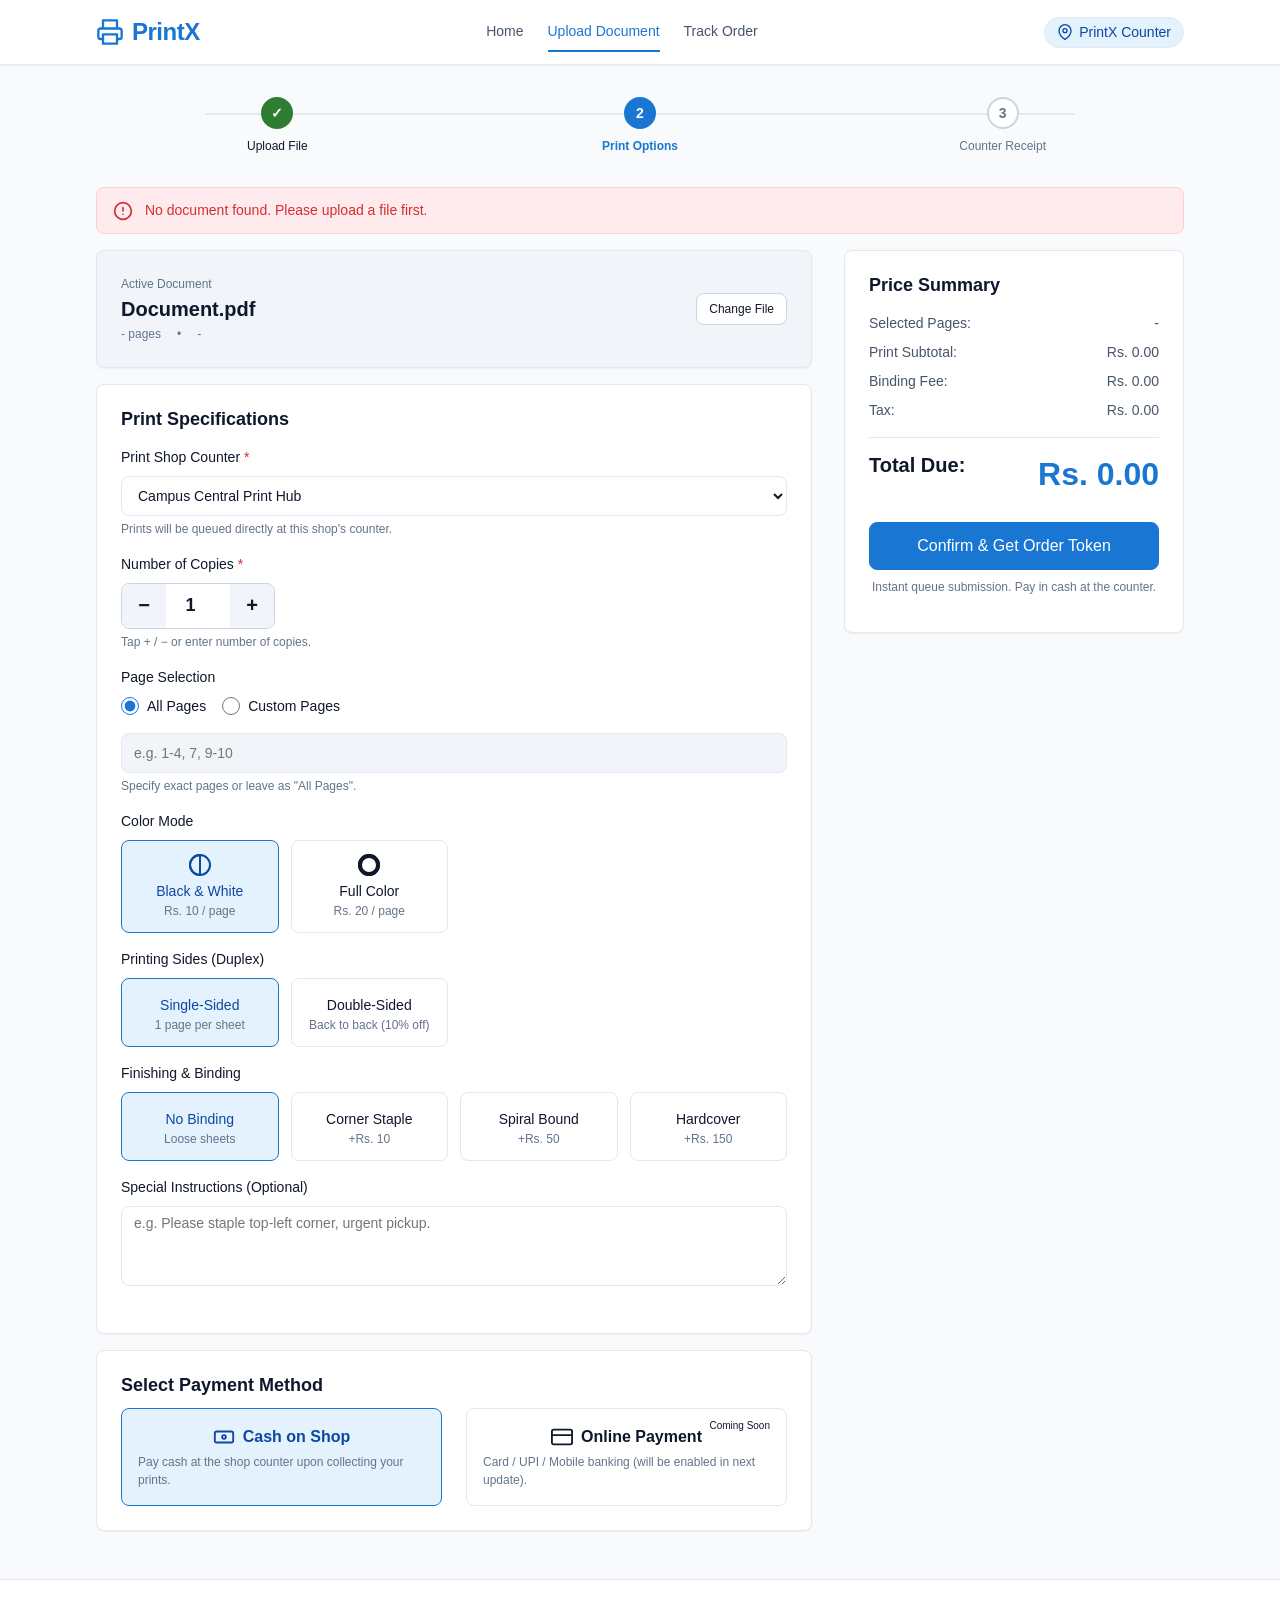
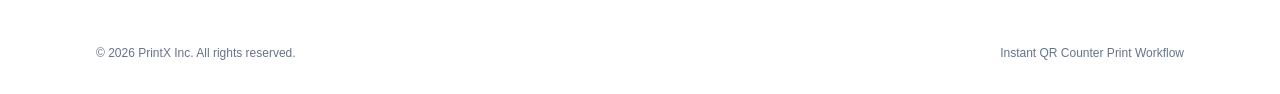
<file: user_frontend/pages/print-settings.html>
<!DOCTYPE html>
<html lang="en">
<head>
  <meta charset="UTF-8">
  <meta name="viewport" content="width=device-width, initial-scale=1.0">
  <title>Print Options & Quotation — PrintX</title>
  <link rel="stylesheet" href="../css/style.css">
  <link rel="stylesheet" href="../css/layout.css">
  <link rel="stylesheet" href="../css/components.css">
  <link rel="stylesheet" href="../css/responsive.css">
</head>
<body>

  <!-- Navigation Bar -->
  <header class="navbar">
    <div class="container navbar-inner">
      <a href="../index.html" class="navbar-brand">
        <svg class="navbar-brand-icon" viewBox="0 0 24 24" fill="none" stroke="currentColor" stroke-width="2" stroke-linecap="round" stroke-linejoin="round">
          <path d="M6 9V2h12v7M6 18H4a2 2 0 0 1-2-2v-5a2 2 0 0 1 2-2h16a2 2 0 0 1 2 2v5a2 2 0 0 1-2 2h-2"/>
          <path d="M6 14h12v8H6z"/>
        </svg>
        PrintX
      </a>

      <nav>
        <ul class="navbar-menu">
          <li><a href="../index.html" class="navbar-link">Home</a></li>
          <li><a href="upload.html" class="navbar-link active">Upload Document</a></li>
          <li><a href="order-tracking.html" class="navbar-link">Track Order</a></li>
        </ul>
      </nav>

      <div id="navbar-auth-slot" class="navbar-actions"></div>
    </div>
  </header>

  <!-- Main Content -->
  <main class="main-content">
    <div class="container">

      <!-- Workflow Progress Tracker -->
      <div class="workflow-steps">
        <div class="workflow-connector"></div>
        <div class="workflow-step completed">
          <div class="workflow-step-circle">✓</div>
          <div class="workflow-step-title">Upload File</div>
        </div>
        <div class="workflow-step active">
          <div class="workflow-step-circle">2</div>
          <div class="workflow-step-title">Print Options</div>
        </div>
        <div class="workflow-step">
          <div class="workflow-step-circle">3</div>
          <div class="workflow-step-title">Counter Receipt</div>
        </div>
      </div>

      <!-- Alert Container -->
      <div id="print-alert-container"></div>

      <div class="grid-sidebar">

        <!-- Left Column: Form Settings -->
        <div>
          <!-- Document Badge -->
          <div class="card mb-4" style="background-color: var(--bg-subtle);">
            <div class="d-flex items-center justify-between">
              <div>
                <div class="text-muted" style="font-size: var(--font-size-xs);">Active Document</div>
                <h4 id="doc-name" class="mt-1">Document.pdf</h4>
                <div class="d-flex gap-4 mt-1 text-muted" style="font-size: var(--font-size-xs);">
                  <span id="doc-pages">- pages</span>
                  <span>•</span>
                  <span id="doc-size">-</span>
                </div>
              </div>
              <a href="upload.html" class="btn btn-secondary btn-sm">Change File</a>
            </div>
          </div>

          <!-- Print Settings Card -->
          <div class="card mb-4">
            <h3 class="card-title mb-4">Print Specifications</h3>

            <!-- Pickup Location (QR Associated) -->
            <div class="form-group">
              <label class="form-label form-label-required" for="shop-select">Print Shop Counter</label>
              <select id="shop-select" class="form-control" required>
                <option value="">Campus Central Print Hub</option>
              </select>
              <span class="form-hint">Prints will be queued directly at this shop's counter.</span>
            </div>

            <!-- Copies with Touch Stepper (+/-) -->
            <div class="form-group">
              <label class="form-label form-label-required" for="copies-input">Number of Copies</label>
              <div class="stepper-control">
                <button type="button" id="copies-decrement" class="stepper-btn" aria-label="Decrease copies">−</button>
                <input type="number" id="copies-input" class="stepper-input" value="1" min="1" max="500">
                <button type="button" id="copies-increment" class="stepper-btn" aria-label="Increase copies">+</button>
              </div>
              <span class="form-hint">Tap + / − or enter number of copies.</span>
            </div>

            <!-- Page Range -->
            <div class="form-group">
              <label class="form-label">Page Selection</label>
              <div class="d-flex gap-4 mb-2">
                <label class="form-check">
                  <input type="radio" name="pageRangeMode" id="page-range-all" value="all" checked>
                  <span>All Pages</span>
                </label>
                <label class="form-check">
                  <input type="radio" name="pageRangeMode" id="page-range-custom" value="custom">
                  <span>Custom Pages</span>
                </label>
              </div>
              <input type="text" id="page-range-custom-input" class="form-control" placeholder="e.g. 1-4, 7, 9-10" disabled>
              <span class="form-hint">Specify exact pages or leave as "All Pages".</span>
            </div>

            <!-- Color Mode -->
            <div class="form-group">
              <label class="form-label">Color Mode</label>
              <div class="options-grid">
                <label>
                  <input type="radio" name="colorMode" value="bw" class="option-card-input" checked>
                  <div class="option-card-label">
                    <svg viewBox="0 0 24 24" width="24" height="24" fill="none" stroke="currentColor" stroke-width="2" stroke-linecap="round" stroke-linejoin="round">
                      <circle cx="12" cy="12" r="10"/><path d="M12 2a10 10 0 0 0 0 20z"/>
                    </svg>
                    <span class="option-card-title">Black & White</span>
                    <span class="option-card-sub">Rs. 10 / page</span>
                  </div>
                </label>

                <label>
                  <input type="radio" name="colorMode" value="color" class="option-card-input">
                  <div class="option-card-label">
                    <svg viewBox="0 0 24 24" width="24" height="24" fill="none" stroke="currentColor" stroke-width="2" stroke-linecap="round" stroke-linejoin="round">
                      <circle cx="12" cy="12" r="10"/><path d="M12 2a10 10 0 1 0 10 10A10 10 0 0 0 12 2zm0 18a8 8 0 1 1 8-8 8 8 0 0 1-8 8z"/>
                    </svg>
                    <span class="option-card-title">Full Color</span>
                    <span class="option-card-sub">Rs. 20 / page</span>
                  </div>
                </label>
              </div>
            </div>

            <!-- Printing Sides (Duplex) -->
            <div class="form-group">
              <label class="form-label">Printing Sides (Duplex)</label>
              <div class="options-grid">
                <label>
                  <input type="radio" name="duplexOption" value="single" class="option-card-input" checked>
                  <div class="option-card-label">
                    <span class="option-card-title">Single-Sided</span>
                    <span class="option-card-sub">1 page per sheet</span>
                  </div>
                </label>

                <label>
                  <input type="radio" name="duplexOption" value="double" class="option-card-input">
                  <div class="option-card-label">
                    <span class="option-card-title">Double-Sided</span>
                    <span class="option-card-sub">Back to back (10% off)</span>
                  </div>
                </label>
              </div>
              <input type="checkbox" id="duplex-checkbox" class="d-none">
            </div>

            <!-- Binding -->
            <div class="form-group">
              <label class="form-label">Finishing & Binding</label>
              <div class="options-grid">
                <label>
                  <input type="radio" name="binding" value="none" class="option-card-input" checked>
                  <div class="option-card-label">
                    <span class="option-card-title">No Binding</span>
                    <span class="option-card-sub">Loose sheets</span>
                  </div>
                </label>

                <label>
                  <input type="radio" name="binding" value="staple" class="option-card-input">
                  <div class="option-card-label">
                    <span class="option-card-title">Corner Staple</span>
                    <span class="option-card-sub">+Rs. 10</span>
                  </div>
                </label>

                <label>
                  <input type="radio" name="binding" value="spiral" class="option-card-input">
                  <div class="option-card-label">
                    <span class="option-card-title">Spiral Bound</span>
                    <span class="option-card-sub">+Rs. 50</span>
                  </div>
                </label>

                <label>
                  <input type="radio" name="binding" value="hardcover" class="option-card-input">
                  <div class="option-card-label">
                    <span class="option-card-title">Hardcover</span>
                    <span class="option-card-sub">+Rs. 150</span>
                  </div>
                </label>
              </div>
            </div>

            <!-- Special Instructions -->
            <div class="form-group mb-0">
              <label class="form-label" for="special-instructions">Special Instructions (Optional)</label>
              <textarea id="special-instructions" class="form-control" placeholder="e.g. Please staple top-left corner, urgent pickup."></textarea>
            </div>

          </div>

          <!-- Payment Options Card -->
          <div class="card">
            <h3 class="card-title mb-3">Select Payment Method</h3>
            
            <div class="grid-2">
              <label>
                <input type="radio" name="paymentOption" id="payment-cash" value="cash" class="option-card-input" checked>
                <div class="option-card-label" style="text-align: left; padding: var(--space-4);">
                  <div class="d-flex items-center gap-2 mb-1">
                    <svg viewBox="0 0 24 24" width="22" height="22" fill="none" stroke="currentColor" stroke-width="2" stroke-linecap="round" stroke-linejoin="round">
                      <rect x="2" y="6" width="20" height="12" rx="2"/><circle cx="12" cy="12" r="2"/>
                    </svg>
                    <span class="font-semibold text-main">Cash on Shop</span>
                  </div>
                  <div class="text-muted" style="font-size: var(--font-size-xs);">Pay cash at the shop counter upon collecting your prints.</div>
                </div>
              </label>

              <label>
                <input type="radio" name="paymentOption" id="payment-online" value="online" class="option-card-input">
                <div class="option-card-label" style="text-align: left; padding: var(--space-4); position: relative;">
                  <span class="badge badge-warning" style="position: absolute; top: 8px; right: 8px; font-size: 10px;">Coming Soon</span>
                  <div class="d-flex items-center gap-2 mb-1">
                    <svg viewBox="0 0 24 24" width="22" height="22" fill="none" stroke="currentColor" stroke-width="2" stroke-linecap="round" stroke-linejoin="round">
                      <rect x="1" y="4" width="22" height="16" rx="2" ry="2"/><line x1="1" y1="10" x2="23" y2="10"/>
                    </svg>
                    <span class="font-semibold text-main">Online Payment</span>
                  </div>
                  <div class="text-muted" style="font-size: var(--font-size-xs);">Card / UPI / Mobile banking (will be enabled in next update).</div>
                </div>
              </label>
            </div>

            <div id="online-payment-notice" class="alert alert-info mt-3 d-none">
              <svg viewBox="0 0 24 24" width="18" height="18" fill="none" stroke="currentColor" stroke-width="2" stroke-linecap="round" stroke-linejoin="round">
                <circle cx="12" cy="12" r="10"/><line x1="12" y1="16" x2="12" y2="12"/><line x1="12" y1="8" x2="12.01" y2="8"/>
              </svg>
              <div>Online payment gateway is scheduled for integration. Please select <strong>Cash on Shop</strong> to print your document immediately.</div>
            </div>
          </div>

        </div>

        <!-- Right Column: Sticky Summary & Instant Order Button -->
        <div>
          <div class="card" style="position: sticky; top: 88px;">
            <h3 class="card-title mb-4">Price Summary</h3>
            
            <ul class="summary-list">
              <li class="summary-item">
                <span>Selected Pages:</span>
                <span id="price-selected-pages" class="font-medium">-</span>
              </li>
              <li class="summary-item">
                <span>Print Subtotal:</span>
                <span id="price-pages-subtotal" class="font-medium">Rs. 0.00</span>
              </li>
              <li class="summary-item">
                <span>Binding Fee:</span>
                <span id="price-binding-fee" class="font-medium">Rs. 0.00</span>
              </li>
              <li class="summary-item">
                <span>Tax:</span>
                <span id="price-tax" class="font-medium">Rs. 0.00</span>
              </li>
              <li class="summary-item total">
                <span>Total Due:</span>
                <span id="price-total" class="text-primary font-bold" style="font-size: var(--font-size-2xl);">Rs. 0.00</span>
              </li>
            </ul>

            <button type="button" id="place-order-btn" class="btn btn-primary btn-full btn-lg mt-6">
              Confirm & Get Order Token
            </button>
            <p class="text-muted text-center mt-2" style="font-size: var(--font-size-xs);">
              Instant queue submission. Pay in cash at the counter.
            </p>
          </div>
        </div>

      </div>

    </div>
  </main>

  <!-- Footer -->
  <footer class="footer">
    <div class="container footer-bottom" style="border-top: none;">
      <span>&copy; 2026 PrintX Inc. All rights reserved.</span>
      <span>Instant QR Counter Print Workflow</span>
    </div>
  </footer>

  <script src="../js/config.js"></script>
  <script src="../js/api.js"></script>
  <script src="../js/app.js"></script>
  <script src="../js/print.js"></script>

</body>
</html>
</file>
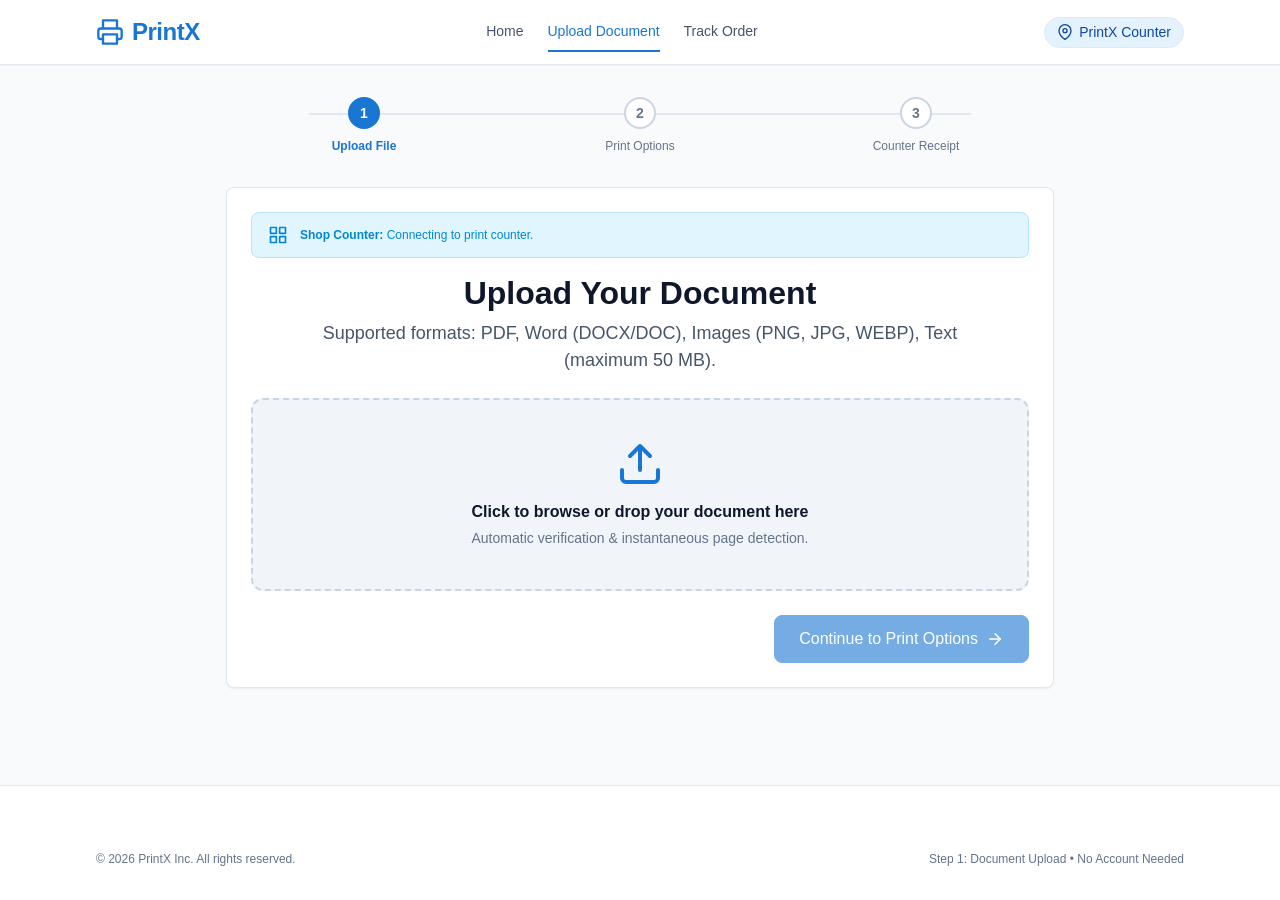
<file: user_frontend/pages/upload.html>
<!DOCTYPE html>
<html lang="en">
<head>
  <meta charset="UTF-8">
  <meta name="viewport" content="width=device-width, initial-scale=1.0">
  <title>Upload Document — PrintX</title>
  <link rel="stylesheet" href="../css/style.css">
  <link rel="stylesheet" href="../css/layout.css">
  <link rel="stylesheet" href="../css/components.css">
  <link rel="stylesheet" href="../css/responsive.css">
</head>
<body>

  <!-- Navigation Bar -->
  <header class="navbar">
    <div class="container navbar-inner">
      <a href="../index.html" class="navbar-brand">
        <svg class="navbar-brand-icon" viewBox="0 0 24 24" fill="none" stroke="currentColor" stroke-width="2" stroke-linecap="round" stroke-linejoin="round">
          <path d="M6 9V2h12v7M6 18H4a2 2 0 0 1-2-2v-5a2 2 0 0 1 2-2h16a2 2 0 0 1 2 2v5a2 2 0 0 1-2 2h-2"/>
          <path d="M6 14h12v8H6z"/>
        </svg>
        PrintX
      </a>

      <nav>
        <ul class="navbar-menu">
          <li><a href="../index.html" class="navbar-link">Home</a></li>
          <li><a href="upload.html" class="navbar-link active">Upload Document</a></li>
          <li><a href="order-tracking.html" class="navbar-link">Track Order</a></li>
        </ul>
      </nav>

      <div id="navbar-auth-slot" class="navbar-actions"></div>
    </div>
  </header>

  <!-- Main Content -->
  <main class="main-content">
    <div class="container-medium">

      <!-- Order Workflow Progress -->
      <div class="workflow-steps">
        <div class="workflow-connector"></div>
        <div class="workflow-step active">
          <div class="workflow-step-circle">1</div>
          <div class="workflow-step-title">Upload File</div>
        </div>
        <div class="workflow-step">
          <div class="workflow-step-circle">2</div>
          <div class="workflow-step-title">Print Options</div>
        </div>
        <div class="workflow-step">
          <div class="workflow-step-circle">3</div>
          <div class="workflow-step-title">Counter Receipt</div>
        </div>
      </div>

      <div class="card">
        <!-- QR Shop Header Alert -->
        <div class="alert alert-info mb-4" id="shop-banner" style="font-size: var(--font-size-xs);">
          <svg viewBox="0 0 24 24" width="20" height="20" fill="none" stroke="currentColor" stroke-width="2" stroke-linecap="round" stroke-linejoin="round" style="flex-shrink: 0;">
            <rect x="3" y="3" width="7" height="7"/><rect x="14" y="3" width="7" height="7"/><rect x="14" y="14" width="7" height="7"/><rect x="3" y="14" width="7" height="7"/>
          </svg>
          <div id="shop-banner-text">
            <strong>Connecting to Counter...</strong> Loading shop details from database.
          </div>
        </div>

        <div class="section-header" style="margin-bottom: var(--space-6);">
          <h2>Upload Your Document</h2>
          <p>Supported formats: PDF, Word (DOCX/DOC), Images (PNG, JPG, WEBP), Text (maximum 50 MB).</p>
        </div>

        <!-- Alert Container -->
        <div id="upload-alert-container"></div>

        <!-- Drag-and-Drop Area -->
        <div id="upload-dropzone" class="dropzone">
          <div class="dropzone-icon">
            <svg viewBox="0 0 24 24" width="48" height="48" fill="none" stroke="currentColor" stroke-width="2" stroke-linecap="round" stroke-linejoin="round">
              <path d="M21 15v4a2 2 0 0 1-2 2H5a2 2 0 0 1-2-2v-4M17 8l-5-5-5 5M12 3v12"/>
            </svg>
          </div>
          <div class="dropzone-title">Click to browse or drop your document here</div>
          <div class="dropzone-desc mt-1">Automatic verification & instantaneous page detection.</div>
        </div>

        <input type="file" id="file-input" class="d-none" accept=".pdf,.doc,.docx,.png,.jpg,.jpeg,.webp,.txt,image/*,application/pdf,application/msword,application/vnd.openxmlformats-officedocument.wordprocessingml.document">

        <!-- Selected File Preview Card -->
        <div id="file-details-card" class="card d-none mt-4" style="background-color: var(--bg-subtle);">
          <div class="d-flex items-center justify-between">
            <div class="d-flex items-center gap-3">
              <svg viewBox="0 0 24 24" width="32" height="32" fill="none" stroke="var(--primary)" stroke-width="2" stroke-linecap="round" stroke-linejoin="round">
                <path d="M14 2H6a2 2 0 0 0-2 2v16a2 2 0 0 0 2 2h12a2 2 0 0 0 2-2V8z"/><polyline points="14 2 14 8 20 8"/>
              </svg>
              <div>
                <div id="file-name" class="font-semibold text-main">-</div>
                <div id="file-size" class="text-muted font-medium" style="font-size: var(--font-size-xs);">-</div>
              </div>
            </div>
            <button type="button" id="remove-file-btn" class="btn btn-secondary btn-sm">
              Change File
            </button>
          </div>
        </div>

        <!-- Submit Button -->
        <div class="mt-6 text-right">
          <button type="button" id="submit-upload-btn" class="btn btn-primary btn-lg" disabled>
            Continue to Print Options
            <svg viewBox="0 0 24 24" width="18" height="18" fill="none" stroke="currentColor" stroke-width="2" stroke-linecap="round" stroke-linejoin="round">
              <line x1="5" y1="12" x2="19" y2="12"/><polyline points="12 5 19 12 12 19"/>
            </svg>
          </button>
        </div>

      </div>

    </div>
  </main>

  <!-- Footer -->
  <footer class="footer">
    <div class="container footer-bottom" style="border-top: none;">
      <span>&copy; 2026 PrintX Inc. All rights reserved.</span>
      <span>Step 1: Document Upload • No Account Needed</span>
    </div>
  </footer>

  <script src="../js/config.js"></script>
  <script src="../js/api.js"></script>
  <script src="../js/app.js"></script>
  <script src="../js/upload.js"></script>

</body>
</html>
</file>
<file: admin/css/admin.css>
/* ==========================================================================
   PrintX Admin Design System - admin.css
   Clean, Symmetrical Material Design Admin Dashboard
   ========================================================================== */

:root {
  --primary: #1976D2;
  --primary-hover: #1565C0;
  --primary-light: #E3F2FD;
  --primary-dark: #0D47A1;

  --sidebar-bg: #0F172A;
  --sidebar-hover: #1E293B;
  --sidebar-active: #2563EB;
  --sidebar-text: #94A3B8;
  --sidebar-text-active: #FFFFFF;

  --bg-page: #F8FAFC;
  --bg-surface: #FFFFFF;
  --bg-subtle: #F1F5F9;
  
  --text-main: #0F172A;
  --text-secondary: #475569;
  --text-muted: #64748B;
  --text-inverse: #FFFFFF;

  --border-subtle: #E2E8F0;
  --border-strong: #CBD5E1;
  --border-focus: #1976D2;

  --success: #16A34A;
  --success-light: #DCFCE7;
  --warning: #EA580C;
  --warning-light: #FFEDD5;
  --error: #DC2626;
  --error-light: #FEE2E2;
  --info: #0284C7;
  --info-light: #E0F2FE;

  --radius-sm: 4px;
  --radius-md: 8px;
  --radius-lg: 12px;
  --radius-full: 9999px;

  --shadow-sm: 0 1px 2px 0 rgba(0, 0, 0, 0.05);
  --shadow-md: 0 4px 6px -1px rgba(0, 0, 0, 0.08);

  --font-family: -apple-system, BlinkMacSystemFont, "Segoe UI", Roboto, sans-serif;
  --transition-fast: 150ms ease;
}

*, *::before, *::after {
  box-sizing: border-box;
  margin: 0;
  padding: 0;
}

body {
  font-family: var(--font-family);
  background-color: var(--bg-page);
  color: var(--text-main);
  min-height: 100vh;
  display: flex;
}

/* Sidebar Layout */
.admin-layout {
  display: flex;
  width: 100%;
  min-height: 100vh;
}

.admin-sidebar {
  width: 260px;
  background-color: var(--sidebar-bg);
  color: var(--sidebar-text);
  flex-shrink: 0;
  display: flex;
  flex-direction: column;
  position: sticky;
  top: 0;
  height: 100vh;
  z-index: 100;
}

.sidebar-header {
  padding: 24px 20px;
  border-bottom: 1px solid rgba(255, 255, 255, 0.1);
  display: flex;
  align-items: center;
  gap: 12px;
}

.sidebar-brand {
  font-size: 1.25rem;
  font-weight: 700;
  color: #FFFFFF;
  text-decoration: none;
  letter-spacing: -0.5px;
  display: flex;
  align-items: center;
  gap: 8px;
}

.sidebar-menu {
  list-style: none;
  padding: 16px 12px;
  flex: 1 1 auto;
  display: flex;
  flex-direction: column;
  gap: 4px;
}

.sidebar-link {
  display: flex;
  align-items: center;
  gap: 12px;
  padding: 10px 14px;
  border-radius: var(--radius-md);
  color: var(--sidebar-text);
  text-decoration: none;
  font-size: 0.875rem;
  font-weight: 500;
  transition: all var(--transition-fast);
}

.sidebar-link:hover {
  background-color: var(--sidebar-hover);
  color: #FFFFFF;
  text-decoration: none;
}

.sidebar-link.active {
  background-color: var(--sidebar-active);
  color: var(--sidebar-text-active);
}

.sidebar-footer {
  padding: 16px 20px;
  border-top: 1px solid rgba(255, 255, 255, 0.1);
}

/* Main Content Area */
.admin-main {
  flex: 1 1 auto;
  display: flex;
  flex-direction: column;
  overflow-x: hidden;
}

.admin-topbar {
  background-color: var(--bg-surface);
  border-bottom: 1px solid var(--border-subtle);
  height: 64px;
  padding: 0 32px;
  display: flex;
  align-items: center;
  justify-content: space-between;
  position: sticky;
  top: 0;
  z-index: 90;
}

.topbar-shop-badge {
  display: inline-flex;
  align-items: center;
  gap: 8px;
  background-color: var(--primary-light);
  color: var(--primary-dark);
  padding: 6px 14px;
  border-radius: var(--radius-full);
  font-size: 0.875rem;
  font-weight: 600;
  border: 1px solid rgba(25, 118, 210, 0.2);
}

.topbar-admin-info {
  display: flex;
  align-items: center;
  gap: 16px;
}

.admin-content {
  padding: 32px;
  max-width: 1280px;
  width: 100%;
  margin: 0 auto;
}

/* Page Headers */
.page-header {
  margin-bottom: 28px;
  display: flex;
  align-items: center;
  justify-content: space-between;
}

.page-title {
  font-size: 1.75rem;
  font-weight: 700;
  color: var(--text-main);
  letter-spacing: -0.5px;
}

.page-subtitle {
  font-size: 0.875rem;
  color: var(--text-secondary);
  margin-top: 4px;
}

/* Statistics Grid */
.stats-grid {
  display: grid;
  grid-template-columns: repeat(5, 1fr);
  gap: 16px;
  margin-bottom: 32px;
}

.stat-card {
  background-color: var(--bg-surface);
  border: 1px solid var(--border-subtle);
  border-radius: var(--radius-md);
  padding: 20px;
  box-shadow: var(--shadow-sm);
  display: flex;
  flex-direction: column;
  transition: transform var(--transition-fast);
}

.stat-label {
  font-size: 0.75rem;
  font-weight: 600;
  text-transform: uppercase;
  letter-spacing: 0.5px;
  color: var(--text-muted);
  margin-bottom: 8px;
}

.stat-value {
  font-size: 2rem;
  font-weight: 700;
  color: var(--text-main);
  line-height: 1;
}

.stat-card.stat-pending .stat-value { color: var(--warning); }
.stat-card.stat-payment .stat-value { color: var(--info); }
.stat-card.stat-completed .stat-value { color: var(--success); }
.stat-card.stat-blocked .stat-value { color: var(--error); }

/* Buttons */
.btn {
  display: inline-flex;
  align-items: center;
  justify-content: center;
  gap: 8px;
  font-family: inherit;
  font-size: 0.875rem;
  font-weight: 500;
  padding: 0 16px;
  height: 40px;
  border-radius: var(--radius-md);
  border: 1px solid transparent;
  cursor: pointer;
  text-decoration: none;
  white-space: nowrap;
  transition: all var(--transition-fast);
}

.btn-primary {
  background-color: var(--primary);
  color: #FFFFFF;
  border-color: var(--primary);
}

.btn-primary:hover {
  background-color: var(--primary-hover);
  color: #FFFFFF;
  text-decoration: none;
}

.btn-secondary {
  background-color: var(--bg-surface);
  color: var(--text-main);
  border-color: var(--border-strong);
}

.btn-secondary:hover {
  background-color: var(--bg-subtle);
  text-decoration: none;
}

.btn-success {
  background-color: var(--success);
  color: #FFFFFF;
  border-color: var(--success);
}

.btn-success:hover {
  background-color: #15803D;
  color: #FFFFFF;
}

.btn-danger {
  background-color: var(--error);
  color: #FFFFFF;
  border-color: var(--error);
}

.btn-danger:hover {
  background-color: #B91C1C;
  color: #FFFFFF;
}

.btn-sm {
  height: 32px;
  padding: 0 10px;
  font-size: 0.75rem;
}

.btn:disabled {
  opacity: 0.5;
  cursor: not-allowed;
  pointer-events: none;
}

/* Cards & Tables */
.card {
  background-color: var(--bg-surface);
  border: 1px solid var(--border-subtle);
  border-radius: var(--radius-md);
  padding: 24px;
  box-shadow: var(--shadow-sm);
  margin-bottom: 24px;
}

.card-header {
  display: flex;
  align-items: center;
  justify-content: space-between;
  padding-bottom: 16px;
  margin-bottom: 16px;
  border-bottom: 1px solid var(--border-subtle);
}

.card-title {
  font-size: 1.125rem;
  font-weight: 600;
  color: var(--text-main);
}

.table-responsive {
  width: 100%;
  overflow-x: auto;
}

.table {
  width: 100%;
  border-collapse: collapse;
  font-size: 0.875rem;
  text-align: left;
}

.table th {
  background-color: var(--bg-subtle);
  color: var(--text-secondary);
  font-weight: 600;
  padding: 12px 16px;
  border-bottom: 1px solid var(--border-subtle);
}

.table td {
  padding: 12px 16px;
  border-bottom: 1px solid var(--border-subtle);
  color: var(--text-main);
  vertical-align: middle;
}

.table tr:hover td {
  background-color: #F8FAFC;
}

/* Badges */
.badge {
  display: inline-flex;
  align-items: center;
  gap: 4px;
  padding: 3px 8px;
  font-size: 0.75rem;
  font-weight: 600;
  border-radius: var(--radius-full);
}

.badge-pending { background-color: var(--warning-light); color: var(--warning); }
.badge-printing { background-color: var(--info-light); color: var(--info); }
.badge-ready_for_pickup,
.badge-completed { background-color: var(--success-light); color: var(--success); }
.badge-blocked,
.badge-cancelled { background-color: var(--error-light); color: var(--error); }
.badge-paid { background-color: var(--success-light); color: var(--success); }
.badge-unpaid { background-color: var(--warning-light); color: var(--warning); }

/* QR Code Section */
.qr-preview-box {
  background-color: var(--bg-surface);
  border: 2px dashed var(--border-strong);
  border-radius: var(--radius-lg);
  padding: 32px;
  text-align: center;
  max-width: 380px;
  margin: 0 auto 24px auto;
}

.qr-preview-image {
  max-width: 240px;
  height: auto;
  border: 1px solid var(--border-subtle);
  padding: 8px;
  background: #FFFFFF;
  margin: 0 auto 16px auto;
  display: block;
}

/* Alerts */
.alert {
  padding: 12px 16px;
  border-radius: var(--radius-md);
  font-size: 0.875rem;
  margin-bottom: 20px;
  display: flex;
  align-items: center;
  gap: 12px;
  border: 1px solid transparent;
}

.alert-success { background-color: var(--success-light); color: var(--success); border-color: #BBF7D0; }
.alert-error { background-color: var(--error-light); color: var(--error); border-color: #FECACA; }
.alert-info { background-color: var(--info-light); color: var(--info); border-color: #BAE6FD; }

/* Forms */
.form-group {
  margin-bottom: 16px;
}

.form-label {
  display: block;
  font-size: 0.875rem;
  font-weight: 500;
  margin-bottom: 6px;
}

.form-control {
  width: 100%;
  height: 40px;
  padding: 0 12px;
  font-family: inherit;
  font-size: 0.875rem;
  color: var(--text-main);
  background-color: var(--bg-surface);
  border: 1px solid var(--border-subtle);
  border-radius: var(--radius-md);
  outline: none;
}

.form-control:focus {
  border-color: var(--border-focus);
  box-shadow: 0 0 0 2px var(--primary-light);
}

.d-none { display: none !important; }
.d-flex { display: flex; }
.justify-between { justify-content: space-between; }
.gap-2 { gap: 8px; }
.gap-4 { gap: 16px; }
.text-center { text-align: center; }
.mt-4 { margin-top: 16px; }
.mb-4 { margin-bottom: 16px; }
</file>
<file: user_frontend/css/style.css>
/* ==========================================================================
   PrintX Design System - style.css
   Material Design Foundations, CSS Variables, Typography & Base Reset
   ========================================================================== */

:root {
  /* Color Palette - Professional Material Theme */
  --primary: #1976D2;
  --primary-hover: #1565C0;
  --primary-light: #E3F2FD;
  --primary-dark: #0D47A1;
  
  --secondary: #374151;
  --secondary-hover: #1F2937;
  
  --success: #2E7D32;
  --success-light: #E8F5E9;
  --warning: #ED6C02;
  --warning-light: #FFF3E0;
  --error: #D32F2F;
  --error-light: #FFEBEE;
  --info: #0288D1;
  --info-light: #E1F5FE;
  
  /* Neutral Palette */
  --bg-page: #F8FAFC;
  --bg-surface: #FFFFFF;
  --bg-subtle: #F1F5F9;
  --bg-muted: #E2E8F0;
  
  --text-main: #0F172A;
  --text-secondary: #475569;
  --text-muted: #64748B;
  --text-inverse: #FFFFFF;
  
  --border-subtle: #E2E8F0;
  --border-strong: #CBD5E1;
  --border-focus: #1976D2;

  /* Typography */
  --font-family: -apple-system, BlinkMacSystemFont, "Segoe UI", Roboto, Helvetica, Arial, sans-serif;
  --font-size-xs: 0.75rem;     /* 12px */
  --font-size-sm: 0.875rem;    /* 14px */
  --font-size-base: 1rem;      /* 16px */
  --font-size-md: 1.125rem;    /* 18px */
  --font-size-lg: 1.25rem;     /* 20px */
  --font-size-xl: 1.5rem;      /* 24px */
  --font-size-2xl: 2rem;       /* 32px */
  --font-size-3xl: 2.5rem;     /* 40px */
  
  --font-weight-normal: 400;
  --font-weight-medium: 500;
  --font-weight-semibold: 600;
  --font-weight-bold: 700;
  
  --line-height-tight: 1.2;
  --line-height-normal: 1.5;
  --line-height-relaxed: 1.625;

  /* Spacing Scale (8pt grid) */
  --space-1: 0.25rem;  /* 4px */
  --space-2: 0.5rem;   /* 8px */
  --space-3: 0.75rem;  /* 12px */
  --space-4: 1rem;     /* 16px */
  --space-5: 1.25rem;  /* 20px */
  --space-6: 1.5rem;   /* 24px */
  --space-8: 2rem;     /* 32px */
  --space-10: 2.5rem;  /* 40px */
  --space-12: 3rem;    /* 48px */
  --space-16: 4rem;    /* 64px */

  /* Borders & Radii */
  --radius-sm: 4px;
  --radius-md: 8px;
  --radius-lg: 12px;
  --radius-full: 9999px;

  /* Subtle Elevation (No Excessive Shadows) */
  --shadow-sm: 0 1px 2px 0 rgba(0, 0, 0, 0.05);
  --shadow-md: 0 4px 6px -1px rgba(0, 0, 0, 0.07), 0 2px 4px -1px rgba(0, 0, 0, 0.04);
  --shadow-lg: 0 10px 15px -3px rgba(0, 0, 0, 0.08), 0 4px 6px -2px rgba(0, 0, 0, 0.03);

  /* Transitions */
  --transition-fast: 150ms ease;
  --transition-normal: 200ms ease;
}

/* Base Reset */
*, *::before, *::after {
  box-sizing: border-box;
  margin: 0;
  padding: 0;
}

html {
  font-size: 16px;
  -webkit-font-smoothing: antialiased;
  -moz-osx-font-smoothing: grayscale;
}

body {
  font-family: var(--font-family);
  font-size: var(--font-size-base);
  font-weight: var(--font-weight-normal);
  line-height: var(--line-height-normal);
  color: var(--text-main);
  background-color: var(--bg-page);
  min-height: 100vh;
  display: flex;
  flex-direction: column;
}

/* Headings */
h1, h2, h3, h4, h5, h6 {
  color: var(--text-main);
  font-weight: var(--font-weight-semibold);
  line-height: var(--line-height-tight);
}

h1 { font-size: var(--font-size-3xl); }
h2 { font-size: var(--font-size-2xl); }
h3 { font-size: var(--font-size-xl); }
h4 { font-size: var(--font-size-lg); }
h5 { font-size: var(--font-size-md); }
h6 { font-size: var(--font-size-base); }

p {
  color: var(--text-secondary);
  margin-bottom: var(--space-3);
}

a {
  color: var(--primary);
  text-decoration: none;
  transition: color var(--transition-fast);
}

a:hover {
  color: var(--primary-hover);
  text-decoration: underline;
}

img, svg {
  vertical-align: middle;
}

/* Utility Helpers */
.text-center { text-align: center; }
.text-right { text-align: right; }
.text-muted { color: var(--text-muted); }
.text-primary { color: var(--primary); }
.text-success { color: var(--success); }
.text-error { color: var(--error); }
.font-medium { font-weight: var(--font-weight-medium); }
.font-semibold { font-weight: var(--font-weight-semibold); }
.font-bold { font-weight: var(--font-weight-bold); }

.mt-1 { margin-top: var(--space-1); }
.mt-2 { margin-top: var(--space-2); }
.mt-3 { margin-top: var(--space-3); }
.mt-4 { margin-top: var(--space-4); }
.mt-6 { margin-top: var(--space-6); }
.mt-8 { margin-top: var(--space-8); }

.mb-1 { margin-bottom: var(--space-1); }
.mb-2 { margin-bottom: var(--space-2); }
.mb-3 { margin-bottom: var(--space-3); }
.mb-4 { margin-bottom: var(--space-4); }
.mb-6 { margin-bottom: var(--space-6); }
.mb-8 { margin-bottom: var(--space-8); }

.d-none { display: none !important; }
.d-flex { display: flex; }
.d-block { display: block; }
.items-center { align-items: center; }
.justify-between { justify-content: space-between; }
.justify-center { justify-content: center; }
.gap-2 { gap: var(--space-2); }
.gap-4 { gap: var(--space-4); }
</file>
<file: user_frontend/css/layout.css>
/* ==========================================================================
   PrintX Layout - layout.css
   Header, Navigation, Symmetrical Grid, Main Containers, Footer
   ========================================================================== */

/* Main Containers */
.container {
  width: 100%;
  max-width: 1120px;
  margin-left: auto;
  margin-right: auto;
  padding-left: var(--space-4);
  padding-right: var(--space-4);
}

.container-narrow {
  width: 100%;
  max-width: 640px;
  margin-left: auto;
  margin-right: auto;
  padding-left: var(--space-4);
  padding-right: var(--space-4);
}

.container-medium {
  width: 100%;
  max-width: 860px;
  margin-left: auto;
  margin-right: auto;
  padding-left: var(--space-4);
  padding-right: var(--space-4);
}

.main-content {
  flex: 1 0 auto;
  padding-top: var(--space-8);
  padding-bottom: var(--space-12);
}

/* Header & Navigation Bar */
.navbar {
  background-color: var(--bg-surface);
  border-bottom: 1px solid var(--border-subtle);
  position: sticky;
  top: 0;
  z-index: 100;
  box-shadow: var(--shadow-sm);
}

.navbar-inner {
  display: flex;
  align-items: center;
  justify-content: space-between;
  height: 64px;
}

.navbar-brand {
  display: flex;
  align-items: center;
  gap: var(--space-2);
  font-size: var(--font-size-xl);
  font-weight: var(--font-weight-bold);
  color: var(--primary);
  text-decoration: none;
  letter-spacing: -0.5px;
}

.navbar-brand:hover {
  text-decoration: none;
  color: var(--primary-dark);
}

.navbar-brand-icon {
  width: 28px;
  height: 28px;
  color: var(--primary);
}

.navbar-menu {
  display: flex;
  align-items: center;
  gap: var(--space-6);
  list-style: none;
}

.navbar-link {
  color: var(--text-secondary);
  font-size: var(--font-size-sm);
  font-weight: var(--font-weight-medium);
  padding: var(--space-2) 0;
  text-decoration: none;
  display: inline-flex;
  align-items: center;
  gap: var(--space-2);
  border-bottom: 2px solid transparent;
  transition: all var(--transition-fast);
}

.navbar-link:hover {
  color: var(--primary);
  text-decoration: none;
}

.navbar-link.active {
  color: var(--primary);
  border-bottom-color: var(--primary);
}

.navbar-actions {
  display: flex;
  align-items: center;
  gap: var(--space-3);
}

/* User Profile Badge in Nav */
.user-dropdown {
  position: relative;
  display: inline-block;
}

.user-badge {
  display: inline-flex;
  align-items: center;
  gap: var(--space-2);
  padding: var(--space-1) var(--space-3);
  background-color: var(--bg-subtle);
  border: 1px solid var(--border-subtle);
  border-radius: var(--radius-full);
  font-size: var(--font-size-sm);
  font-weight: var(--font-weight-medium);
  color: var(--text-main);
  cursor: pointer;
}

/* Layout Grids */
.grid-2 {
  display: grid;
  grid-template-columns: 1fr 1fr;
  gap: var(--space-6);
}

.grid-3 {
  display: grid;
  grid-template-columns: repeat(3, 1fr);
  gap: var(--space-6);
}

.grid-4 {
  display: grid;
  grid-template-columns: repeat(4, 1fr);
  gap: var(--space-4);
}

.grid-sidebar {
  display: grid;
  grid-template-columns: 1fr 340px;
  gap: var(--space-8);
  align-items: start;
}

/* Symmetrical Section Header */
.section-header {
  text-align: center;
  max-width: 640px;
  margin: 0 auto var(--space-8) auto;
}

.section-header h1,
.section-header h2 {
  margin-bottom: var(--space-2);
}

.section-header p {
  color: var(--text-secondary);
  font-size: var(--font-size-md);
}

/* Page Header for Inner Pages */
.page-header {
  margin-bottom: var(--space-8);
  padding-bottom: var(--space-4);
  border-bottom: 1px solid var(--border-subtle);
  display: flex;
  align-items: center;
  justify-content: space-between;
}

.page-header h1 {
  font-size: var(--font-size-2xl);
  font-weight: var(--font-weight-bold);
}

/* Footer */
.footer {
  flex-shrink: 0;
  background-color: var(--bg-surface);
  border-top: 1px solid var(--border-subtle);
  padding-top: var(--space-10);
  padding-bottom: var(--space-8);
  color: var(--text-secondary);
  font-size: var(--font-size-sm);
}

.footer-inner {
  display: grid;
  grid-template-columns: 2fr 1fr 1fr 1fr;
  gap: var(--space-8);
  margin-bottom: var(--space-8);
}

.footer-col h4 {
  font-size: var(--font-size-base);
  font-weight: var(--font-weight-semibold);
  color: var(--text-main);
  margin-bottom: var(--space-3);
}

.footer-links {
  list-style: none;
  display: flex;
  flex-direction: column;
  gap: var(--space-2);
}

.footer-links a {
  color: var(--text-secondary);
  text-decoration: none;
}

.footer-links a:hover {
  color: var(--primary);
  text-decoration: underline;
}

.footer-bottom {
  border-top: 1px solid var(--border-subtle);
  padding-top: var(--space-6);
  display: flex;
  align-items: center;
  justify-content: space-between;
  color: var(--text-muted);
  font-size: var(--font-size-xs);
}
</file>
<file: user_frontend/css/components.css>
/* ==========================================================================
   PrintX Components - components.css
   Buttons, Form Inputs, Cards, Badges, Step Tracker, Alerts, Tables
   ========================================================================== */

/* Buttons */
.btn {
  display: inline-flex;
  align-items: center;
  justify-content: center;
  gap: var(--space-2);
  font-family: inherit;
  font-size: var(--font-size-sm);
  font-weight: var(--font-weight-medium);
  line-height: 1;
  padding: 0 var(--space-4);
  height: 40px;
  border-radius: var(--radius-md);
  border: 1px solid transparent;
  cursor: pointer;
  text-decoration: none;
  transition: background-color var(--transition-fast), border-color var(--transition-fast), color var(--transition-fast);
  white-space: nowrap;
}

.btn:disabled,
.btn[aria-disabled="true"] {
  opacity: 0.6;
  cursor: not-allowed;
  pointer-events: none;
}

.btn-primary {
  background-color: var(--primary);
  color: var(--text-inverse);
  border-color: var(--primary);
}

.btn-primary:hover {
  background-color: var(--primary-hover);
  border-color: var(--primary-hover);
  color: var(--text-inverse);
  text-decoration: none;
}

.btn-secondary {
  background-color: var(--bg-surface);
  color: var(--text-main);
  border-color: var(--border-strong);
}

.btn-secondary:hover {
  background-color: var(--bg-subtle);
  border-color: var(--text-secondary);
  text-decoration: none;
}

.btn-danger {
  background-color: var(--error);
  color: var(--text-inverse);
  border-color: var(--error);
}

.btn-danger:hover {
  background-color: #B71C1C;
  color: var(--text-inverse);
  text-decoration: none;
}

.btn-lg {
  height: 48px;
  padding: 0 var(--space-6);
  font-size: var(--font-size-base);
}

.btn-sm {
  height: 32px;
  padding: 0 var(--space-3);
  font-size: var(--font-size-xs);
}

.btn-full {
  width: 100%;
}

/* Form Elements */
.form-group {
  margin-bottom: var(--space-4);
}

.form-label {
  display: block;
  font-size: var(--font-size-sm);
  font-weight: var(--font-weight-medium);
  color: var(--text-main);
  margin-bottom: var(--space-2);
}

.form-label-required::after {
  content: " *";
  color: var(--error);
}

.form-control {
  width: 100%;
  height: 40px;
  padding: 0 var(--space-3);
  font-family: inherit;
  font-size: var(--font-size-sm);
  color: var(--text-main);
  background-color: var(--bg-surface);
  border: 1px solid var(--border-subtle);
  border-radius: var(--radius-md);
  outline: none;
  transition: border-color var(--transition-fast), box-shadow var(--transition-fast);
}

.form-control:focus {
  border-color: var(--border-focus);
  box-shadow: 0 0 0 2px var(--primary-light);
}

.form-control:disabled {
  background-color: var(--bg-subtle);
  color: var(--text-muted);
  cursor: not-allowed;
}

textarea.form-control {
  height: auto;
  min-height: 80px;
  padding: var(--space-2) var(--space-3);
  resize: vertical;
}

.form-hint {
  display: block;
  font-size: var(--font-size-xs);
  color: var(--text-muted);
  margin-top: var(--space-1);
}

.form-error-text {
  display: block;
  font-size: var(--font-size-xs);
  color: var(--error);
  margin-top: var(--space-1);
}

/* Checkbox & Radio */
.form-check {
  display: flex;
  align-items: center;
  gap: var(--space-2);
  margin-bottom: var(--space-2);
  cursor: pointer;
  font-size: var(--font-size-sm);
}

.form-check input[type="checkbox"],
.form-check input[type="radio"] {
  width: 18px;
  height: 18px;
  accent-color: var(--primary);
  cursor: pointer;
}

/* Number Stepper Control (Mobile Friendly +/-) */
.stepper-control {
  display: inline-flex;
  align-items: center;
  border: 1px solid var(--border-strong);
  border-radius: var(--radius-md);
  background-color: var(--bg-surface);
  overflow: hidden;
}

.stepper-btn {
  width: 44px;
  height: 44px;
  display: inline-flex;
  align-items: center;
  justify-content: center;
  background-color: var(--bg-subtle);
  border: none;
  font-size: var(--font-size-lg);
  font-weight: var(--font-weight-bold);
  color: var(--text-main);
  cursor: pointer;
  user-select: none;
  transition: background-color var(--transition-fast);
}

.stepper-btn:hover {
  background-color: var(--border-subtle);
}

.stepper-btn:active {
  background-color: var(--primary-light);
  color: var(--primary);
}

.stepper-input {
  width: 64px;
  height: 44px;
  border: none;
  text-align: center;
  font-size: var(--font-size-md);
  font-weight: var(--font-weight-semibold);
  color: var(--text-main);
  outline: none;
  background-color: var(--bg-surface);
}

/* Options Grid Selector (Radio Button Cards) */
.options-grid {
  display: grid;
  grid-template-columns: repeat(auto-fill, minmax(130px, 1fr));
  gap: var(--space-3);
}

.option-card-label {
  display: flex;
  flex-direction: column;
  align-items: center;
  justify-content: center;
  padding: var(--space-3);
  background-color: var(--bg-surface);
  border: 1px solid var(--border-subtle);
  border-radius: var(--radius-md);
  cursor: pointer;
  transition: all var(--transition-fast);
  text-align: center;
  user-select: none;
}

.option-card-label:hover {
  border-color: var(--primary);
  background-color: var(--bg-subtle);
}

.option-card-input {
  display: none;
}

.option-card-input:checked + .option-card-label {
  border-color: var(--primary);
  background-color: var(--primary-light);
  color: var(--primary-dark);
  font-weight: var(--font-weight-medium);
}

.option-card-title {
  font-size: var(--font-size-sm);
  margin-top: var(--space-1);
}

.option-card-sub {
  font-size: var(--font-size-xs);
  color: var(--text-muted);
}

/* Cards */
.card {
  background-color: var(--bg-surface);
  border: 1px solid var(--border-subtle);
  border-radius: var(--radius-md);
  padding: var(--space-6);
  box-shadow: var(--shadow-sm);
}

.card-header {
  padding-bottom: var(--space-4);
  margin-bottom: var(--space-4);
  border-bottom: 1px solid var(--border-subtle);
  display: flex;
  align-items: center;
  justify-content: space-between;
}

.card-title {
  font-size: var(--font-size-md);
  font-weight: var(--font-weight-semibold);
  color: var(--text-main);
}

/* Upload Dropzone */
.dropzone {
  border: 2px dashed var(--border-strong);
  border-radius: var(--radius-lg);
  padding: var(--space-10) var(--space-6);
  text-align: center;
  background-color: var(--bg-subtle);
  cursor: pointer;
  transition: all var(--transition-fast);
}

.dropzone:hover,
.dropzone.dragover {
  border-color: var(--primary);
  background-color: var(--primary-light);
}

.dropzone-icon {
  width: 48px;
  height: 48px;
  margin: 0 auto var(--space-3) auto;
  color: var(--primary);
}

.dropzone-title {
  font-size: var(--font-size-base);
  font-weight: var(--font-weight-semibold);
  margin-bottom: var(--space-1);
}

.dropzone-desc {
  font-size: var(--font-size-sm);
  color: var(--text-muted);
}

/* Badges */
.badge {
  display: inline-flex;
  align-items: center;
  gap: var(--space-1);
  padding: 2px 8px;
  font-size: var(--font-size-xs);
  font-weight: var(--font-weight-medium);
  border-radius: var(--radius-full);
  line-height: 1.4;
  white-space: nowrap;
}

.badge-pending {
  background-color: var(--warning-light);
  color: var(--warning);
}

.badge-confirmed,
.badge-printing {
  background-color: var(--info-light);
  color: var(--info);
}

.badge-ready_for_pickup,
.badge-completed {
  background-color: var(--success-light);
  color: var(--success);
}

.badge-cancelled {
  background-color: var(--error-light);
  color: var(--error);
}

.badge-neutral {
  background-color: var(--bg-muted);
  color: var(--text-secondary);
}

/* Alerts */
.alert {
  padding: var(--space-3) var(--space-4);
  border-radius: var(--radius-md);
  font-size: var(--font-size-sm);
  margin-bottom: var(--space-4);
  display: flex;
  align-items: center;
  gap: var(--space-3);
  border: 1px solid transparent;
}

.alert-success {
  background-color: var(--success-light);
  color: var(--success);
  border-color: #C8E6C9;
}

.alert-error {
  background-color: var(--error-light);
  color: var(--error);
  border-color: #FFCDD2;
}

.alert-info {
  background-color: var(--info-light);
  color: var(--info);
  border-color: #B3E5FC;
}

.alert-warning {
  background-color: var(--warning-light);
  color: var(--warning);
  border-color: #FFE0B2;
}

/* Order Step Tracker / Workflow Indicator */
.workflow-steps {
  display: flex;
  align-items: center;
  justify-content: space-between;
  margin-bottom: var(--space-8);
  position: relative;
}

.workflow-step {
  display: flex;
  flex-direction: column;
  align-items: center;
  text-align: center;
  position: relative;
  z-index: 1;
  flex: 1;
}

.workflow-step-circle {
  width: 32px;
  height: 32px;
  border-radius: 50%;
  background-color: var(--bg-surface);
  border: 2px solid var(--border-strong);
  color: var(--text-muted);
  font-size: var(--font-size-sm);
  font-weight: var(--font-weight-semibold);
  display: flex;
  align-items: center;
  justify-content: center;
  margin-bottom: var(--space-2);
  transition: all var(--transition-fast);
}

.workflow-step.active .workflow-step-circle {
  background-color: var(--primary);
  border-color: var(--primary);
  color: var(--text-inverse);
}

.workflow-step.completed .workflow-step-circle {
  background-color: var(--success);
  border-color: var(--success);
  color: var(--text-inverse);
}

.workflow-step-title {
  font-size: var(--font-size-xs);
  font-weight: var(--font-weight-medium);
  color: var(--text-muted);
}

.workflow-step.active .workflow-step-title {
  color: var(--primary);
  font-weight: var(--font-weight-semibold);
}

.workflow-step.completed .workflow-step-title {
  color: var(--text-main);
}

/* Progress bar line connecting steps */
.workflow-connector {
  position: absolute;
  top: 16px;
  left: 10%;
  right: 10%;
  height: 2px;
  background-color: var(--border-subtle);
  z-index: 0;
}

/* Summary Box / Pricing Breakdown Table */
.summary-list {
  list-style: none;
  display: flex;
  flex-direction: column;
  gap: var(--space-2);
}

.summary-item {
  display: flex;
  justify-content: space-between;
  font-size: var(--font-size-sm);
  color: var(--text-secondary);
}

.summary-item.total {
  border-top: 1px solid var(--border-subtle);
  padding-top: var(--space-3);
  margin-top: var(--space-2);
  font-size: var(--font-size-lg);
  font-weight: var(--font-weight-bold);
  color: var(--text-main);
}

/* Data Tables */
.table-responsive {
  width: 100%;
  overflow-x: auto;
}

.table {
  width: 100%;
  border-collapse: collapse;
  font-size: var(--font-size-sm);
  text-align: left;
}

.table th {
  background-color: var(--bg-subtle);
  color: var(--text-secondary);
  font-weight: var(--font-weight-semibold);
  padding: var(--space-3) var(--space-4);
  border-bottom: 1px solid var(--border-subtle);
}

.table td {
  padding: var(--space-3) var(--space-4);
  border-bottom: 1px solid var(--border-subtle);
  color: var(--text-main);
}

.table tr:hover td {
  background-color: #F8FAFC;
}

/* Loading Spinner */
.spinner {
  width: 20px;
  height: 20px;
  border: 2px solid rgba(255, 255, 255, 0.3);
  border-radius: 50%;
  border-top-color: #FFFFFF;
  animation: spin 0.8s linear infinite;
  display: inline-block;
}

.spinner-dark {
  border-color: rgba(25, 118, 210, 0.2);
  border-top-color: var(--primary);
}

@keyframes spin {
  to { transform: rotate(360deg); }
}

.empty-state {
  text-align: center;
  padding: var(--space-12) var(--space-4);
  color: var(--text-muted);
}

.empty-state-icon {
  width: 48px;
  height: 48px;
  margin-bottom: var(--space-3);
  color: var(--border-strong);
}
</file>
<file: user_frontend/css/responsive.css>
/* ==========================================================================
   PrintX Responsive - responsive.css
   Clean Media Queries for Mobile (<640px), Tablet (641px - 1024px), Desktop
   ========================================================================== */

/* Tablet & Mobile (<= 1024px) */
@media (max-width: 1024px) {
  .grid-sidebar {
    grid-template-columns: 1fr;
    gap: var(--space-6);
  }

  .grid-3 {
    grid-template-columns: 1fr 1fr;
  }

  .footer-inner {
    grid-template-columns: 1fr 1fr;
    gap: var(--space-6);
  }
}

/* Mobile Devices (<= 768px) */
@media (max-width: 768px) {
  .navbar-inner {
    height: 56px;
  }

  .navbar-menu {
    gap: var(--space-3);
  }

  .navbar-link span {
    display: none;
  }

  .grid-2,
  .grid-3,
  .grid-4 {
    grid-template-columns: 1fr;
    gap: var(--space-4);
  }

  .section-header h1,
  .section-header h2 {
    font-size: var(--font-size-xl);
  }

  .page-header {
    flex-direction: column;
    align-items: flex-start;
    gap: var(--space-3);
  }

  .workflow-step-title {
    font-size: 10px;
  }

  .workflow-connector {
    left: 5%;
    right: 5%;
  }

  .footer-inner {
    grid-template-columns: 1fr;
  }

  .footer-bottom {
    flex-direction: column;
    gap: var(--space-3);
    text-align: center;
  }

  .options-grid {
    grid-template-columns: 1fr 1fr;
  }

  .card {
    padding: var(--space-4);
  }

  .dropzone {
    padding: var(--space-6) var(--space-3);
  }
}

/* Small Mobile (<= 480px) */
@media (max-width: 480px) {
  .options-grid {
    grid-template-columns: 1fr;
  }

  .btn {
    width: 100%;
  }

  .navbar-actions {
    gap: var(--space-2);
  }
}
</file>
